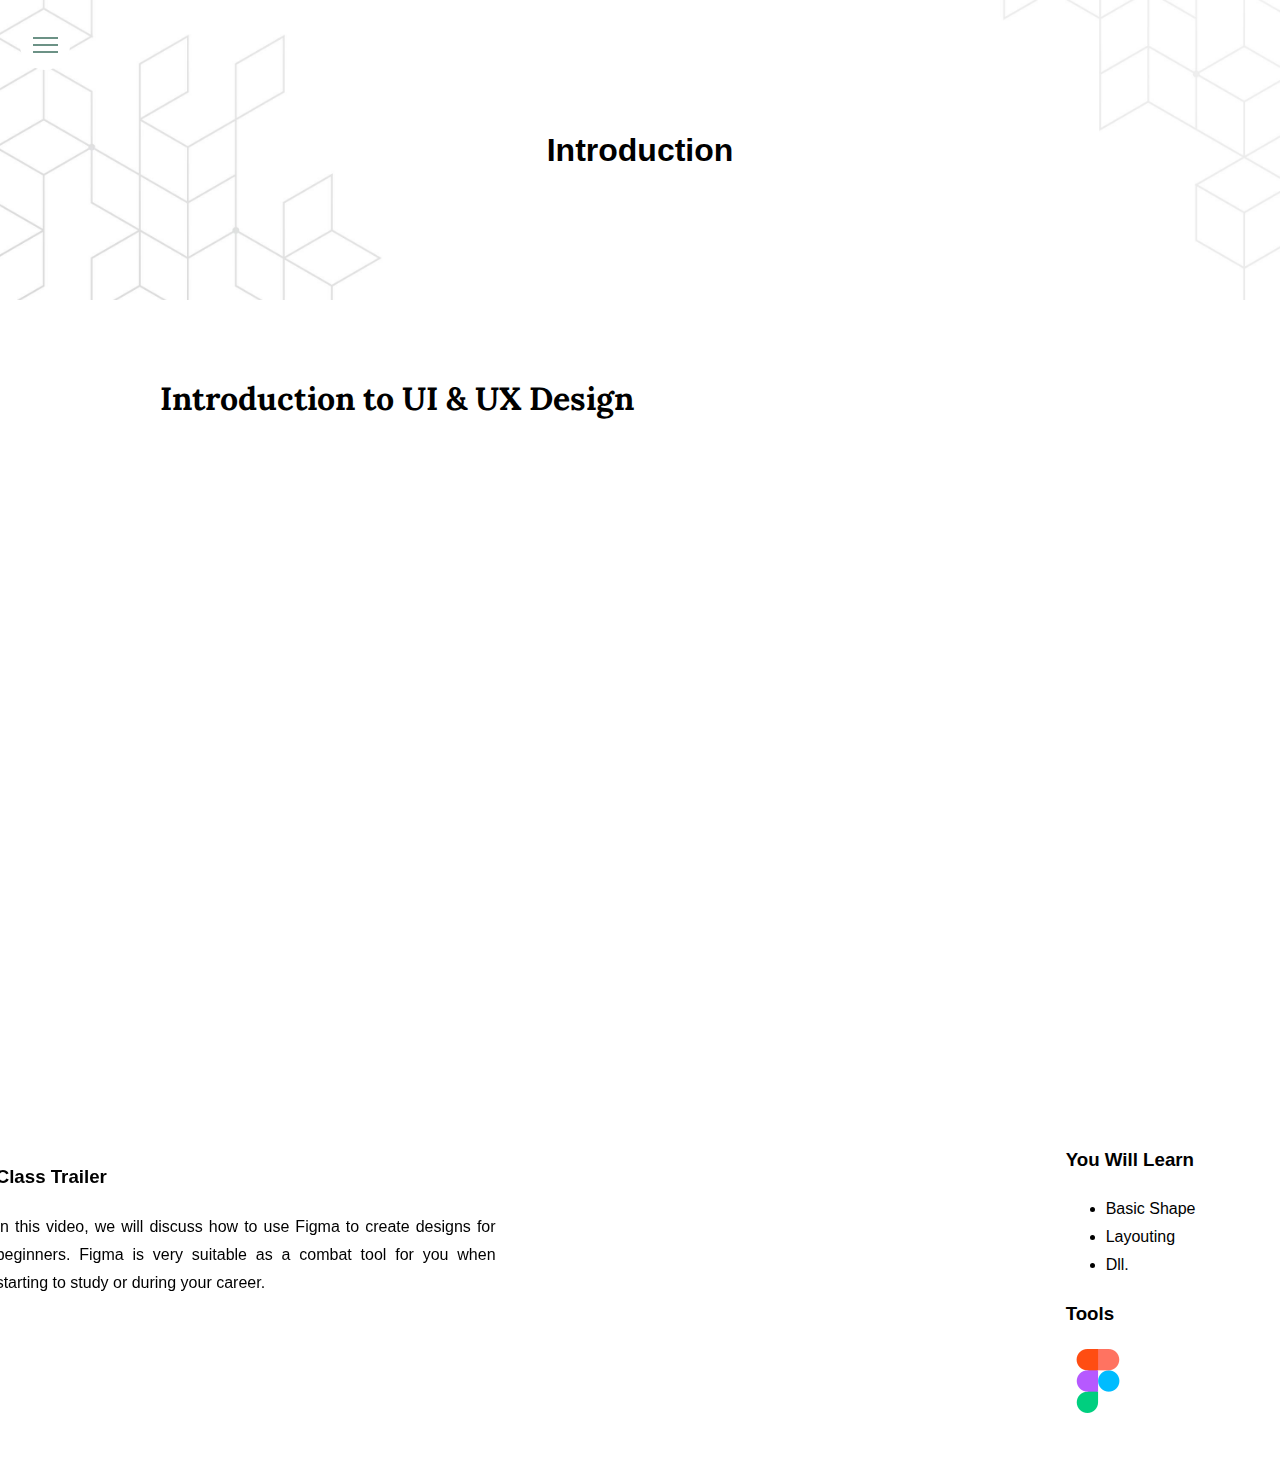
<file: index-class-free-introduction.html>
<!DOCTYPE html>
<html lang="en">
  <head>
    <meta charset="UTF-8" />
    <meta name="viewport" content="width=device-width, initial-scale=1.0" />
    <title>Class Free | SavoirFaire</title>
    <link rel="icon" type="image/png" sizes="32x32" href="favicon.ico" />
    <link
      href="https://cdn.jsdelivr.net/npm/bootstrap@5.3.2/dist/css/bootstrap.min.css"
      rel="stylesheet"
      integrity="sha384-T3c6CoIi6uLrA9TneNEoa7RxnatzjcDSCmG1MXxSR1GAsXEV/Dwwykc2MPK8M2HN"
      crossorigin="anonymous"
    />
    <link rel="stylesheet" href="css/style-class-free-introduction.css" />
  </head>
  <body>
    <input type="checkbox" id="menu" />
    <label for="menu" class="menu">
      <span></span>
      <span></span>
      <span></span>
    </label>

    <!-- Navbar -->
    <nav class="nav">
      <ul>
        <li class="li"><a href="index-homepage.html">Home</a></li>
        <li class="li"><a href="#">About</a></li>
        <li class="li"><a href="https://t.me/+oixYUSTwip8zYzll">Works</a></li>
        <li class="dropdown">
          <!--Dropdown dari Introduction-->
          <a
            class="nav-link dropdown-toggle"
            data-bs-toggle="collapse"
            aria-expanded="false"
            aria-controls="collapseExample"
            href="#collapseGoverment"
            >Introduction</a
          >
          <div class="collapse" id="collapseGoverment">
            <ul class="card card-body dropdown-menu pt-0 pb-1">
              <li>
                <a href="#" onclick="selectRadio('pertama')"
                  ><input type="radio" name="list" id="pertama" />Figma untuk Mendesain UI</a
                >
              </li>
              <li>
                <a href="#" onclick="selectRadio('kedua')"
                  ><input type="radio" name="list" id="kedua" />Lorem, ipsum
                  dolor.</a
                >
              </li>
              <li>
                <a href="#" onclick="selectRadio('ketiga')"
                  ><input type="radio" name="list" id="ketiga" />Lorem, ipsum
                  dolor.</a
                >
              </li>
              <li>
                <a href="#" onclick="selectRadio('keempat')"
                  ><input type="radio" name="list" id="keempat" />Lorem, ipsum
                  dolor.</a
                >
              </li>
              <li>
                <a href="#" onclick="selectRadio('kelima')"
                  ><input type="radio" name="list" id="kelima" />Lorem, ipsum
                  dolor.</a
                >
              </li>
              <li>
                <a href="#" onclick="selectRadio('keenam')"
                  ><input type="radio" name="list" id="keenam" />Lorem, ipsum
                  dolor.</a
                >
              </li>
              <li>
                <a href="#" onclick="selectRadio('ketujuh')"
                  ><input type="radio" name="list" id="ketujuh" />Lorem, ipsum
                  dolor.</a
                >
              </li>
              <li>
                <a href="#" onclick="selectRadio('kedelapan')"
                  ><input type="radio" name="list" id="kedelapan" />Lorem, ipsum
                  dolor.</a
                >
              </li>
              <li>
                <a href="#" onclick="selectRadio('kesembilan')"
                  ><input type="radio" name="list" id="kesembilan" />Lorem,
                  ipsum dolor.</a
                >
              </li>
              <li>
                <a href="#" onclick="selectRadio('kesepuluh')"
                  ><input type="radio" name="list" id="kesepuluh" />Lorem, ipsum
                  dolor.</a
                >
              </li>
            </ul>
          </div>
        </li>
      </ul>
    </nav>

    <main>
      <header>
        <h1><b>Introduction</b></h1>
      </header>
      <section>
        <div class="container heading-introduction">
          <h1>Introduction to UI & UX Design</h1>
        </div>
        <div class="img">
          <iframe
            src="https://www.youtube.com/embed/EcvvG4dpK94?si=svLBanBw21SEmhgV"
            title="YouTube video player"
            frameborder="0"
            allow="accelerometer; autoplay; clipboard-write; encrypted-media; gyroscope; picture-in-picture; web-share"
            allowfullscreen
          ></iframe>
        </div>
        <div class="page-things-learned">
          <div class="content-things-learned">
            <div class="content-things-learned-description">
              <h3>Class Trailer</h3>
              <p>
                In this video, we will discuss how to use Figma to create designs for beginners. Figma is very suitable as a combat tool for you when starting to study or during your career.
              </p>
            </div>
            <div class="content-things-learned-list-materi">
              <h3>You Will Learn</h3>
              <ul>
                <li>Basic Shape</li>
                <li>Layouting</li>
                <li>Dll.</li>
              </ul>
              <div class="content-things-learned-tools">
                <h3>Tools</h3>
                <img src="asset/figma.png" alt="">
              </div>
            </div>
          </div>
        </div>
    </main>
    <script
      src="https://cdn.jsdelivr.net/npm/@popperjs/core@2.11.8/dist/umd/popper.min.js"
      integrity="sha384-I7E8VVD/ismYTF4hNIPjVp/Zjvgyol6VFvRkX/vR+Vc4jQkC+hVqc2pM8ODewa9r"
      crossorigin="anonymous"
    ></script>
    <script
      src="https://cdn.jsdelivr.net/npm/bootstrap@5.3.2/dist/js/bootstrap.min.js"
      integrity="sha384-BBtl+eGJRgqQAUMxJ7pMwbEyER4l1g+O15P+16Ep7Q9Q+zqX6gSbd85u4mG4QzX+"
      crossorigin="anonymous"
    ></script>
    <script src="js/class-free-introduction.js"></script>
  </body>
</html>
</file>
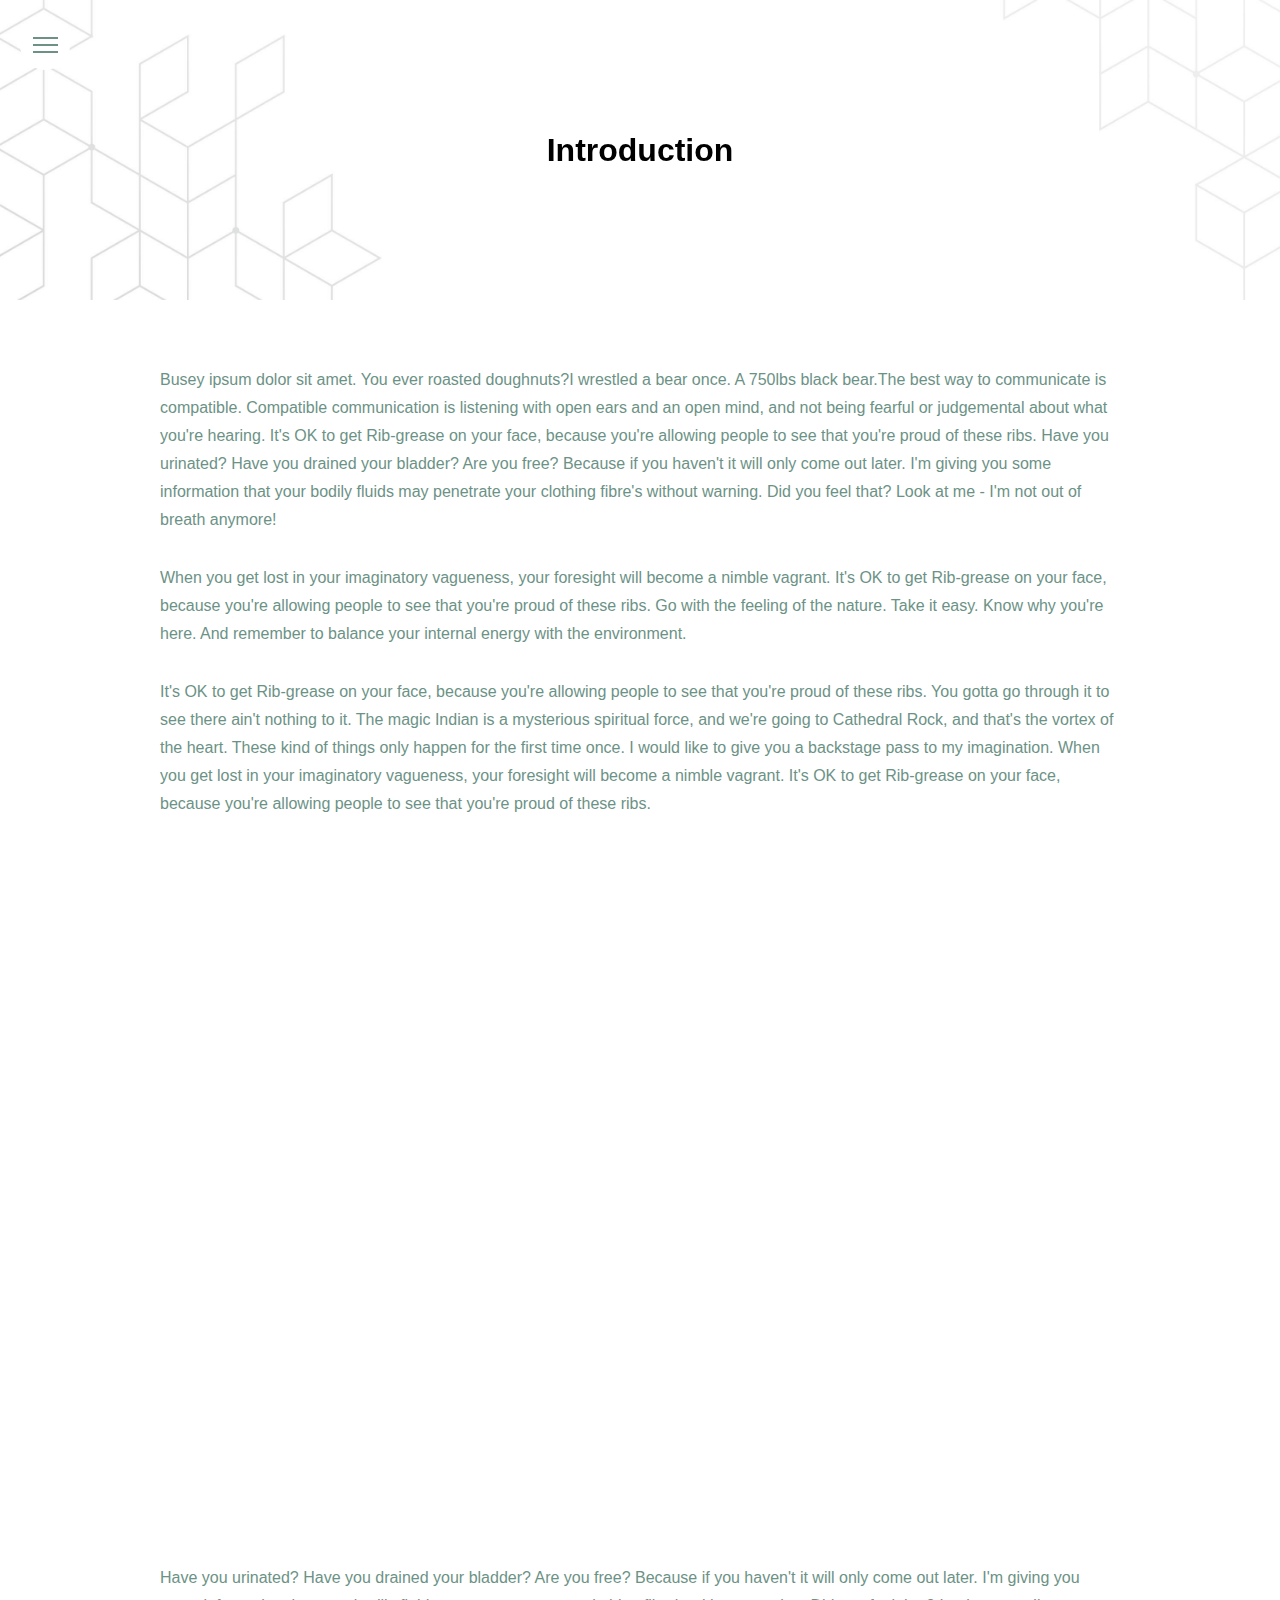
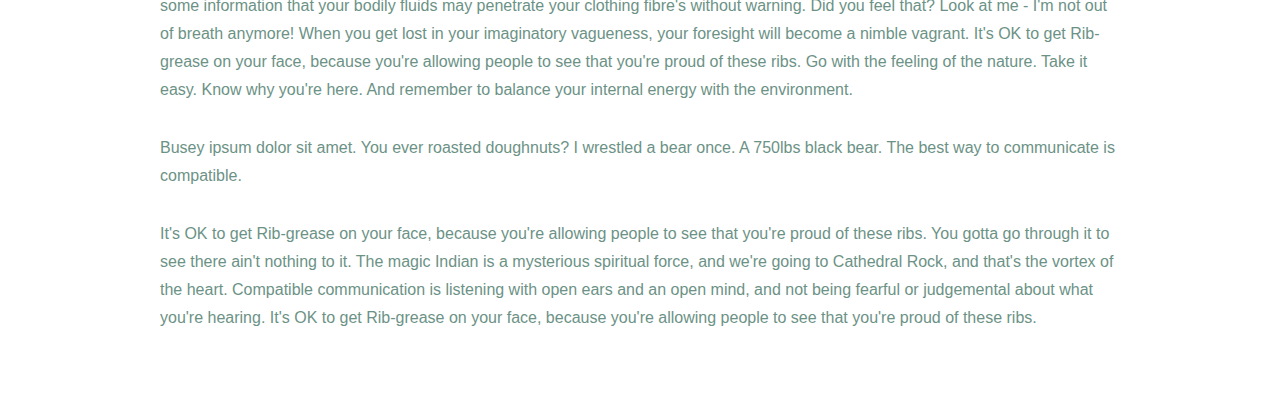
<file: index-class-free.html>
<!DOCTYPE html>
<html lang="en">
  <head>
    <meta charset="UTF-8" />
    <meta name="viewport" content="width=device-width, initial-scale=1.0" />
    <title>Class Free | SavoirFaire</title>
    <link rel="icon" type="image/png" sizes="32x32" href="favicon.ico" />
    <link
      href="https://cdn.jsdelivr.net/npm/bootstrap@5.3.2/dist/css/bootstrap.min.css"
      rel="stylesheet"
      integrity="sha384-T3c6CoIi6uLrA9TneNEoa7RxnatzjcDSCmG1MXxSR1GAsXEV/Dwwykc2MPK8M2HN"
      crossorigin="anonymous"
    />
    <link rel="stylesheet" href="css/style-class-free.css" />
  </head>
  <body>
    <input type="checkbox" id="menu" />
    <label for="menu" class="menu">
      <span></span>
      <span></span>
      <span></span>
    </label>

    <!-- Navbar -->
    <nav class="nav">
      <ul>
        <li class="li"><a href="index-homepage.html">Home</a></li>
        <li class="li"><a href="#">About</a></li>
        <li class="li"><a href="#">Works</a></li>
        <li class="dropdown">
          <!--Dropdown dari Sistem Pemerintahan-->
          <a
            class="nav-link dropdown-toggle"
            data-bs-toggle="collapse"
            aria-expanded="false"
            aria-controls="collapseExample"
            href="#collapseGoverment"
            >Introduction</a
          >
          <div class="collapse" id="collapseGoverment">
            <ul class="card card-body dropdown-menu pt-0 pb-1">
              <li>
                <a href="#" onclick="selectRadio('pertama')"
                  ><input type="radio" name="list" id="pertama" />Lorem, ipsum
                  dolor.</a
                >
              </li>
              <li>
                <a href="#" onclick="selectRadio('kedua')"
                  ><input type="radio" name="list" id="kedua" />Lorem, ipsum
                  dolor.</a
                >
              </li>
              <li>
                <a href="#" onclick="selectRadio('ketiga')"
                  ><input type="radio" name="list" id="ketiga" />Lorem, ipsum
                  dolor.</a
                >
              </li>
              <li>
                <a href="#" onclick="selectRadio('keempat')"
                  ><input type="radio" name="list" id="keempat" />Lorem, ipsum
                  dolor.</a
                >
              </li>
              <li>
                <a href="#" onclick="selectRadio('kelima')"
                  ><input type="radio" name="list" id="kelima" />Lorem, ipsum
                  dolor.</a
                >
              </li>
              <li>
                <a href="#" onclick="selectRadio('keenam')"
                  ><input type="radio" name="list" id="keenam" />Lorem, ipsum
                  dolor.</a
                >
              </li>
              <li>
                <a href="#" onclick="selectRadio('ketujuh')"
                  ><input type="radio" name="list" id="ketujuh" />Lorem, ipsum
                  dolor.</a
                >
              </li>
              <li>
                <a href="#" onclick="selectRadio('kedelapan')"
                  ><input type="radio" name="list" id="kedelapan" />Lorem, ipsum
                  dolor.</a
                >
              </li>
              <li>
                <a href="#" onclick="selectRadio('kesembilan')"
                  ><input type="radio" name="list" id="kesembilan" />Lorem,
                  ipsum dolor.</a
                >
              </li>
              <li>
                <a href="#" onclick="selectRadio('kesepuluh')"
                  ><input type="radio" name="list" id="kesepuluh" />Lorem, ipsum
                  dolor.</a
                >
              </li>
            </ul>
          </div>
        </li>
      </ul>
    </nav>

    <main>
      <header>
        <h1>Introduction</h1>
      </header>
      <section>
        <div class="container">
          <p>
            Busey ipsum dolor sit amet. You ever roasted doughnuts?I wrestled a
            bear once. A 750lbs black bear.The best way to communicate is
            compatible. Compatible communication is listening with open ears and
            an open mind, and not being fearful or judgemental about what you're
            hearing. It's OK to get Rib-grease on your face, because you're
            allowing people to see that you're proud of these ribs. Have you
            urinated? Have you drained your bladder? Are you free? Because if
            you haven't it will only come out later. I'm giving you some
            information that your bodily fluids may penetrate your clothing
            fibre's without warning. Did you feel that? Look at me - I'm not out
            of breath anymore!
          </p>

          <p>
            When you get lost in your imaginatory vagueness, your foresight will
            become a nimble vagrant. It's OK to get Rib-grease on your face,
            because you're allowing people to see that you're proud of these
            ribs. Go with the feeling of the nature. Take it easy. Know why
            you're here. And remember to balance your internal energy with the
            environment.
          </p>

          <p>
            It's OK to get Rib-grease on your face, because you're allowing
            people to see that you're proud of these ribs. You gotta go through
            it to see there ain't nothing to it. The magic Indian is a
            mysterious spiritual force, and we're going to Cathedral Rock, and
            that's the vortex of the heart. These kind of things only happen for
            the first time once. I would like to give you a backstage pass to my
            imagination. When you get lost in your imaginatory vagueness, your
            foresight will become a nimble vagrant. It's OK to get Rib-grease on
            your face, because you're allowing people to see that you're proud
            of these ribs.
          </p>
        </div>
      </section>
      <div class="img">
        <iframe
          src="https://www.youtube.com/embed/NLGM2wKSx_s?si=zIzUpVk57wc-PlDC"
          title="YouTube video player"
          frameborder="0"
          allow="accelerometer; autoplay; clipboard-write; encrypted-media; gyroscope; picture-in-picture; web-share"
          allowfullscreen
        ></iframe>
      </div>
      <section>
        <div class="container">
          <p>
            Have you urinated? Have you drained your bladder? Are you free?
            Because if you haven't it will only come out later. I'm giving you
            some information that your bodily fluids may penetrate your clothing
            fibre's without warning. Did you feel that? Look at me - I'm not out
            of breath anymore! When you get lost in your imaginatory vagueness,
            your foresight will become a nimble vagrant. It's OK to get
            Rib-grease on your face, because you're allowing people to see that
            you're proud of these ribs. Go with the feeling of the nature. Take
            it easy. Know why you're here. And remember to balance your internal
            energy with the environment.
          </p>

          <p>
            Busey ipsum dolor sit amet. You ever roasted doughnuts? I wrestled a
            bear once. A 750lbs black bear. The best way to communicate is
            compatible.
          </p>

          <p>
            It's OK to get Rib-grease on your face, because you're allowing
            people to see that you're proud of these ribs. You gotta go through
            it to see there ain't nothing to it. The magic Indian is a
            mysterious spiritual force, and we're going to Cathedral Rock, and
            that's the vortex of the heart. Compatible communication is
            listening with open ears and an open mind, and not being fearful or
            judgemental about what you're hearing. It's OK to get Rib-grease on
            your face, because you're allowing people to see that you're proud
            of these ribs.
          </p>
        </div>
      </section>
    </main>
    <script
      src="https://cdn.jsdelivr.net/npm/@popperjs/core@2.11.8/dist/umd/popper.min.js"
      integrity="sha384-I7E8VVD/ismYTF4hNIPjVp/Zjvgyol6VFvRkX/vR+Vc4jQkC+hVqc2pM8ODewa9r"
      crossorigin="anonymous"
    ></script>
    <script
      src="https://cdn.jsdelivr.net/npm/bootstrap@5.3.2/dist/js/bootstrap.min.js"
      integrity="sha384-BBtl+eGJRgqQAUMxJ7pMwbEyER4l1g+O15P+16Ep7Q9Q+zqX6gSbd85u4mG4QzX+"
      crossorigin="anonymous"
    ></script>
    <script src="js/class-free-introduction.js"></script>
  </body>
</html>
</file>
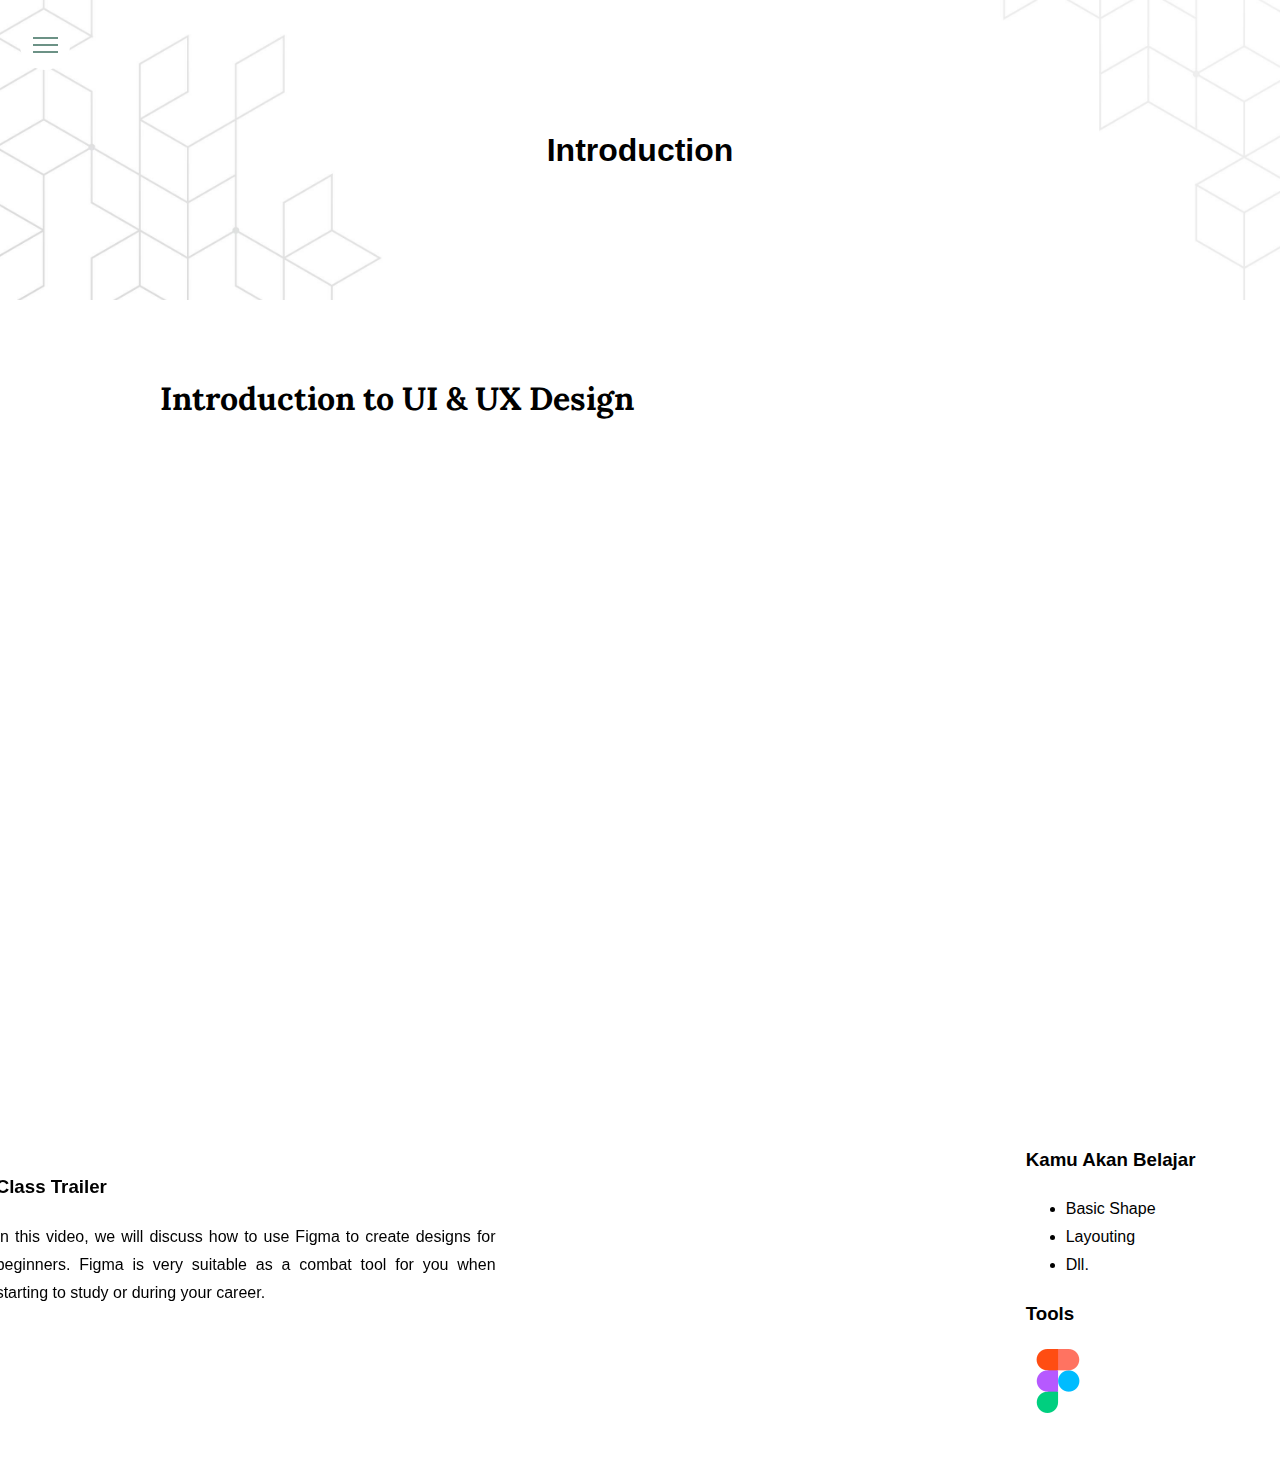
<file: index-class-premium-introduction.html>
<!DOCTYPE html>
<html lang="en">
  <head>
    <meta charset="UTF-8" />
    <meta name="viewport" content="width=device-width, initial-scale=1.0" />
    <title>Class Premium | SavoirFaire</title>
    <link rel="icon" type="image/png" sizes="32x32" href="favicon.ico" />
    <link
      href="https://cdn.jsdelivr.net/npm/bootstrap@5.3.2/dist/css/bootstrap.min.css"
      rel="stylesheet"
      integrity="sha384-T3c6CoIi6uLrA9TneNEoa7RxnatzjcDSCmG1MXxSR1GAsXEV/Dwwykc2MPK8M2HN"
      crossorigin="anonymous"
    />
    <link rel="stylesheet" href="css/style-class-premium-introduction.css" />
  </head>
  <body>
    <input type="checkbox" id="menu" />
    <label for="menu" class="menu">
      <span></span>
      <span></span>
      <span></span>
    </label>

    <!-- Navbar -->
    <nav class="nav">
      <ul>
        <li class="li"><a href="index-homepage.html">Home</a></li>
        <li class="li"><a href="#">About</a></li>
        <li class="li"><a href="https://t.me/+oixYUSTwip8zYzll">Works</a></li>
        <li class="dropdown">
          <!--Dropdown dari Introduction-->
          <a
            class="nav-link dropdown-toggle"
            data-bs-toggle="collapse"
            aria-expanded="false"
            aria-controls="collapseExample"
            href="#collapseGoverment"
            >Introduction</a
          >
          <div class="collapse" id="collapseGoverment">
            <ul class="card card-body dropdown-menu pt-0 pb-1">
              <li>
                <a href="#" onclick="selectRadio('pertama')"
                  ><input type="radio" name="list" id="pertama" />Figma untuk Mendesain UI</a
                >
              </li>
              <li>
                <a href="#" onclick="selectRadio('kedua')"
                  ><input type="radio" name="list" id="kedua" />Lorem, ipsum
                  dolor.</a
                >
              </li>
              <li>
                <a href="#" onclick="selectRadio('ketiga')"
                  ><input type="radio" name="list" id="ketiga" />Lorem, ipsum
                  dolor.</a
                >
              </li>
              <li>
                <a href="#" onclick="selectRadio('keempat')"
                  ><input type="radio" name="list" id="keempat" />Lorem, ipsum
                  dolor.</a
                >
              </li>
              <li>
                <a href="#" onclick="selectRadio('kelima')"
                  ><input type="radio" name="list" id="kelima" />Lorem, ipsum
                  dolor.</a
                >
              </li>
              <li>
                <a href="#" onclick="selectRadio('keenam')"
                  ><input type="radio" name="list" id="keenam" />Lorem, ipsum
                  dolor.</a
                >
              </li>
              <li>
                <a href="#" onclick="selectRadio('ketujuh')"
                  ><input type="radio" name="list" id="ketujuh" />Lorem, ipsum
                  dolor.</a
                >
              </li>
              <li>
                <a href="#" onclick="selectRadio('kedelapan')"
                  ><input type="radio" name="list" id="kedelapan" />Lorem, ipsum
                  dolor.</a
                >
              </li>
              <li>
                <a href="#" onclick="selectRadio('kesembilan')"
                  ><input type="radio" name="list" id="kesembilan" />Lorem,
                  ipsum dolor.</a
                >
              </li>
              <li>
                <a href="#" onclick="selectRadio('kesepuluh')"
                  ><input type="radio" name="list" id="kesepuluh" />Lorem, ipsum
                  dolor.</a
                >
              </li>
            </ul>
          </div>
        </li>
      </ul>
    </nav>

    <main>
      <header>
        <h1><b>Introduction</b></h1>
      </header>
      <section>
        <div class="container heading-introduction">
          <h1>Introduction to UI & UX Design</h1>
        </div>
        <div class="img">
          <iframe
            src="https://www.youtube.com/embed/PBJjR3xsRFk?si=7SeTzgM644ayA6Xt"
            title="YouTube video player"
            frameborder="0"
            allow="accelerometer; autoplay; clipboard-write; encrypted-media; gyroscope; picture-in-picture; web-share"
            allowfullscreen
          ></iframe>
        </div>
        <div class="page-things-learned">
          <div class="content-things-learned">
            <div class="content-things-learned-description">
              <h3>Class Trailer</h3>
              <p>
                In this video, we will discuss how to use Figma to create designs for beginners. Figma is very suitable as a combat tool for you when starting to study or during your career.
              </p>
            </div>
            <div class="content-things-learned-list-materi">
              <h3>Kamu Akan Belajar</h3>
              <ul>
                <li>Basic Shape</li>
                <li>Layouting</li>
                <li>Dll.</li>
              </ul>
              <div class="content-things-learned-tools">
                <h3>Tools</h3>
                <img src="asset/figma.png" alt="">
              </div>
            </div>
          </div>
        </div>
    </main>
    <script
      src="https://cdn.jsdelivr.net/npm/@popperjs/core@2.11.8/dist/umd/popper.min.js"
      integrity="sha384-I7E8VVD/ismYTF4hNIPjVp/Zjvgyol6VFvRkX/vR+Vc4jQkC+hVqc2pM8ODewa9r"
      crossorigin="anonymous"
    ></script>
    <script
      src="https://cdn.jsdelivr.net/npm/bootstrap@5.3.2/dist/js/bootstrap.min.js"
      integrity="sha384-BBtl+eGJRgqQAUMxJ7pMwbEyER4l1g+O15P+16Ep7Q9Q+zqX6gSbd85u4mG4QzX+"
      crossorigin="anonymous"
    ></script>
    <script src="js/class-free-introduction.js"></script>
  </body>
</html>
</file>
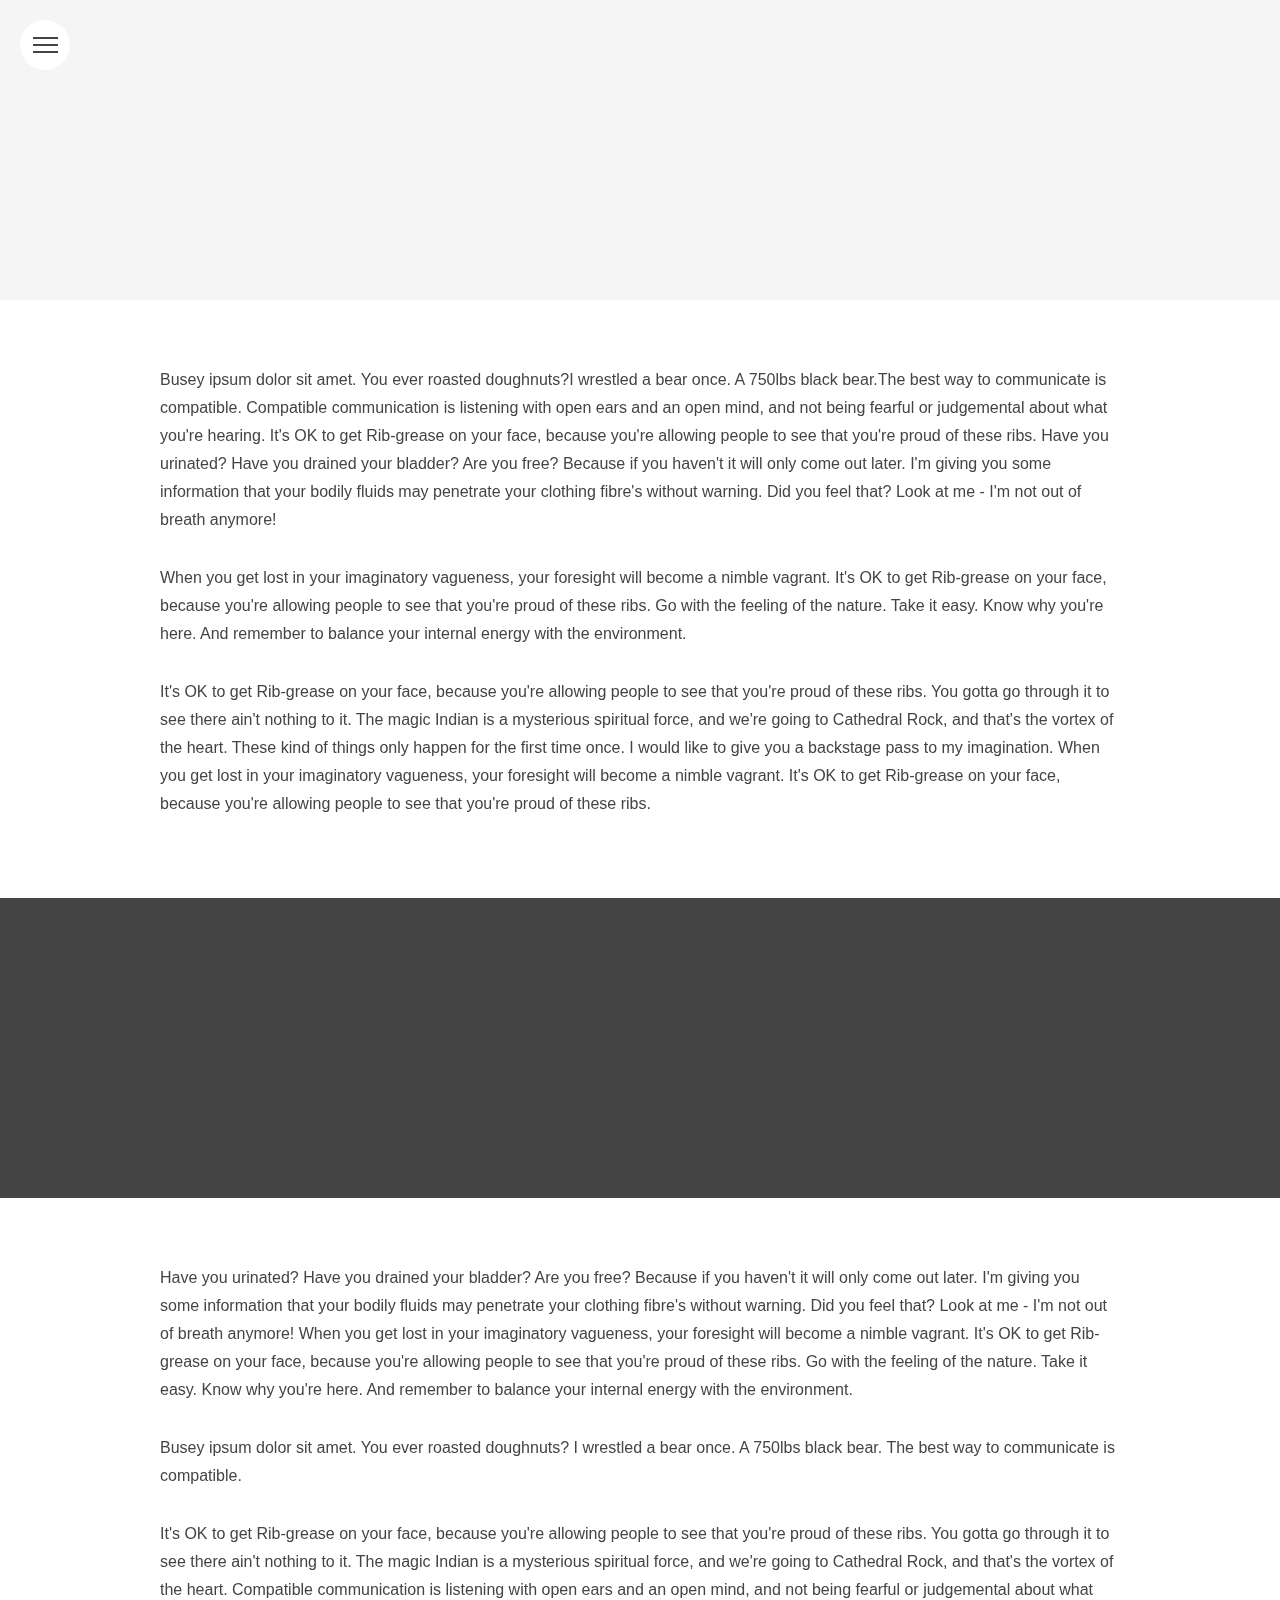
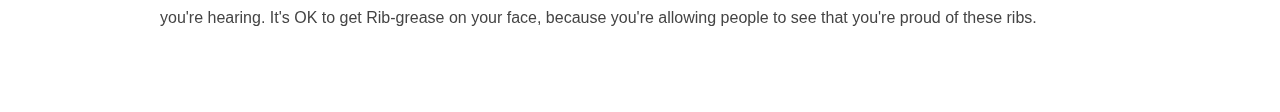
<file: index-class.html>
<!DOCTYPE html>
<html lang="en">
  <head>
    <meta charset="UTF-8" />
    <meta name="viewport" content="width=device-width, initial-scale=1.0" />
    <title>Document</title>
    <link rel="stylesheet" href="css/index-class.css" />
  </head>
  <body>
    <input type="checkbox" id="menu" />
    <label for="menu" class="menu">
      <span></span>
      <span></span>
      <span></span>
    </label>

    <!-- Navbar -->
    <nav class="nav">
      <ul>
        <li><a href="#">Home</a></li>
        <li><a href="#">About</a></li>
        <li><a href="#">Works</a></li>
        <li><a href="#">Contact</a></li>
      </ul>
    </nav>

    <main>
      <header>
        <h1><i class="fa fa-picture-o" aria-hidden="true"></i></h1>
      </header>
      <section>
        <div class="container">
          <p>
            Busey ipsum dolor sit amet. You ever roasted doughnuts?I wrestled a
            bear once. A 750lbs black bear.The best way to communicate is
            compatible. Compatible communication is listening with open ears and
            an open mind, and not being fearful or judgemental about what you're
            hearing. It's OK to get Rib-grease on your face, because you're
            allowing people to see that you're proud of these ribs. Have you
            urinated? Have you drained your bladder? Are you free? Because if
            you haven't it will only come out later. I'm giving you some
            information that your bodily fluids may penetrate your clothing
            fibre's without warning. Did you feel that? Look at me - I'm not out
            of breath anymore!
          </p>

          <p>
            When you get lost in your imaginatory vagueness, your foresight will
            become a nimble vagrant. It's OK to get Rib-grease on your face,
            because you're allowing people to see that you're proud of these
            ribs. Go with the feeling of the nature. Take it easy. Know why
            you're here. And remember to balance your internal energy with the
            environment.
          </p>

          <p>
            It's OK to get Rib-grease on your face, because you're allowing
            people to see that you're proud of these ribs. You gotta go through
            it to see there ain't nothing to it. The magic Indian is a
            mysterious spiritual force, and we're going to Cathedral Rock, and
            that's the vortex of the heart. These kind of things only happen for
            the first time once. I would like to give you a backstage pass to my
            imagination. When you get lost in your imaginatory vagueness, your
            foresight will become a nimble vagrant. It's OK to get Rib-grease on
            your face, because you're allowing people to see that you're proud
            of these ribs.
          </p>
        </div>
      </section>
      <div class="img">
        <h1><i class="fa fa-picture-o" aria-hidden="true"></i></h1>
      </div>
      <section>
        <div class="container">
          <p>
            Have you urinated? Have you drained your bladder? Are you free?
            Because if you haven't it will only come out later. I'm giving you
            some information that your bodily fluids may penetrate your clothing
            fibre's without warning. Did you feel that? Look at me - I'm not out
            of breath anymore! When you get lost in your imaginatory vagueness,
            your foresight will become a nimble vagrant. It's OK to get
            Rib-grease on your face, because you're allowing people to see that
            you're proud of these ribs. Go with the feeling of the nature. Take
            it easy. Know why you're here. And remember to balance your internal
            energy with the environment.
          </p>

          <p>
            Busey ipsum dolor sit amet. You ever roasted doughnuts? I wrestled a
            bear once. A 750lbs black bear. The best way to communicate is
            compatible.
          </p>

          <p>
            It's OK to get Rib-grease on your face, because you're allowing
            people to see that you're proud of these ribs. You gotta go through
            it to see there ain't nothing to it. The magic Indian is a
            mysterious spiritual force, and we're going to Cathedral Rock, and
            that's the vortex of the heart. Compatible communication is
            listening with open ears and an open mind, and not being fearful or
            judgemental about what you're hearing. It's OK to get Rib-grease on
            your face, because you're allowing people to see that you're proud
            of these ribs.
          </p>
        </div>
      </section>
    </main>
  </body>
</html>
</file>
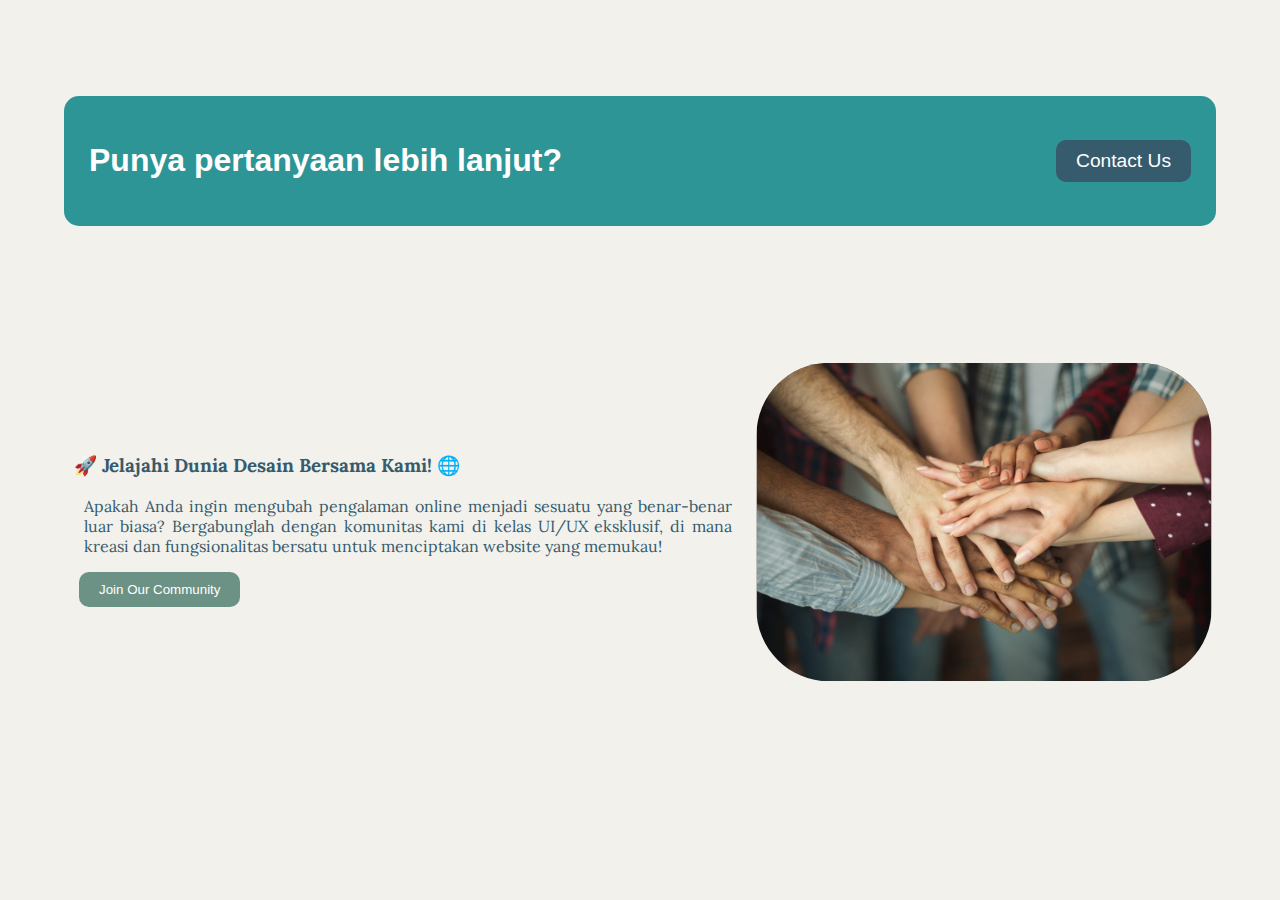
<file: index-community.html>
<!DOCTYPE html>
<html lang="en">
  <head>
    <meta charset="UTF-8" />
    <meta name="viewport" content="width=device-width, initial-scale=1.0" />
    <title>Community | SavoirFaire</title>
    <link rel="icon" type="image/png" sizes="32x32" href="favicon.ico" />
    <link
      rel="stylesheet"
      href="https://cdn.jsdelivr.net/npm/bootstrap-icons@1.5.0/font/bootstrap-icons.css"
    />
    <link
      href="https://cdn.jsdelivr.net/npm/bootstrap@5.3.2/dist/css/bootstrap.min.css"
      rel="stylesheet"
      integrity="sha384-T3c6CoIi6uLrA9TneNEoa7RxnatzjcDSCmG1MXxSR1GAsXEV/Dwwykc2MPK8M2HN"
      crossorigin="anonymous"
    />
    <link rel="stylesheet" href="css/style-community.css" />
  </head>
  <body>
    <main>
      <section class="content-open">
        <div class="sub-content">
          <h1>Punya pertanyaan lebih lanjut?</h1>
          <a href="#"><button>Contact Us</button></a>
        </div>
      </section>
      <section class="content">
        <div class="content-description">
          <h3>🚀 Jelajahi Dunia Desain Bersama Kami! 🌐</h3>
          <p>
            Apakah Anda ingin mengubah pengalaman online menjadi sesuatu yang
            benar-benar luar biasa? Bergabunglah dengan komunitas kami di kelas
            UI/UX eksklusif, di mana kreasi dan fungsionalitas bersatu untuk
            menciptakan website yang memukau!
          </p>
          <a href="https://t.me/+aLb5CwZ_dzI5OWI1"
            ><button>Join Our Community</button></a
          >
        </div>
        <div class="content-image">
          <img src="asset/Percobaan.png" alt="" />
        </div>
      </section>
    </main>
    <script
      src="https://cdn.jsdelivr.net/npm/@popperjs/core@2.11.8/dist/umd/popper.min.js"
      integrity="sha384-I7E8VVD/ismYTF4hNIPjVp/Zjvgyol6VFvRkX/vR+Vc4jQkC+hVqc2pM8ODewa9r"
      crossorigin="anonymous"
    ></script>
    <script
      src="https://cdn.jsdelivr.net/npm/bootstrap@5.3.2/dist/js/bootstrap.min.js"
      integrity="sha384-BBtl+eGJRgqQAUMxJ7pMwbEyER4l1g+O15P+16Ep7Q9Q+zqX6gSbd85u4mG4QzX+"
      crossorigin="anonymous"
    ></script>
  </body>
</html>
</file>
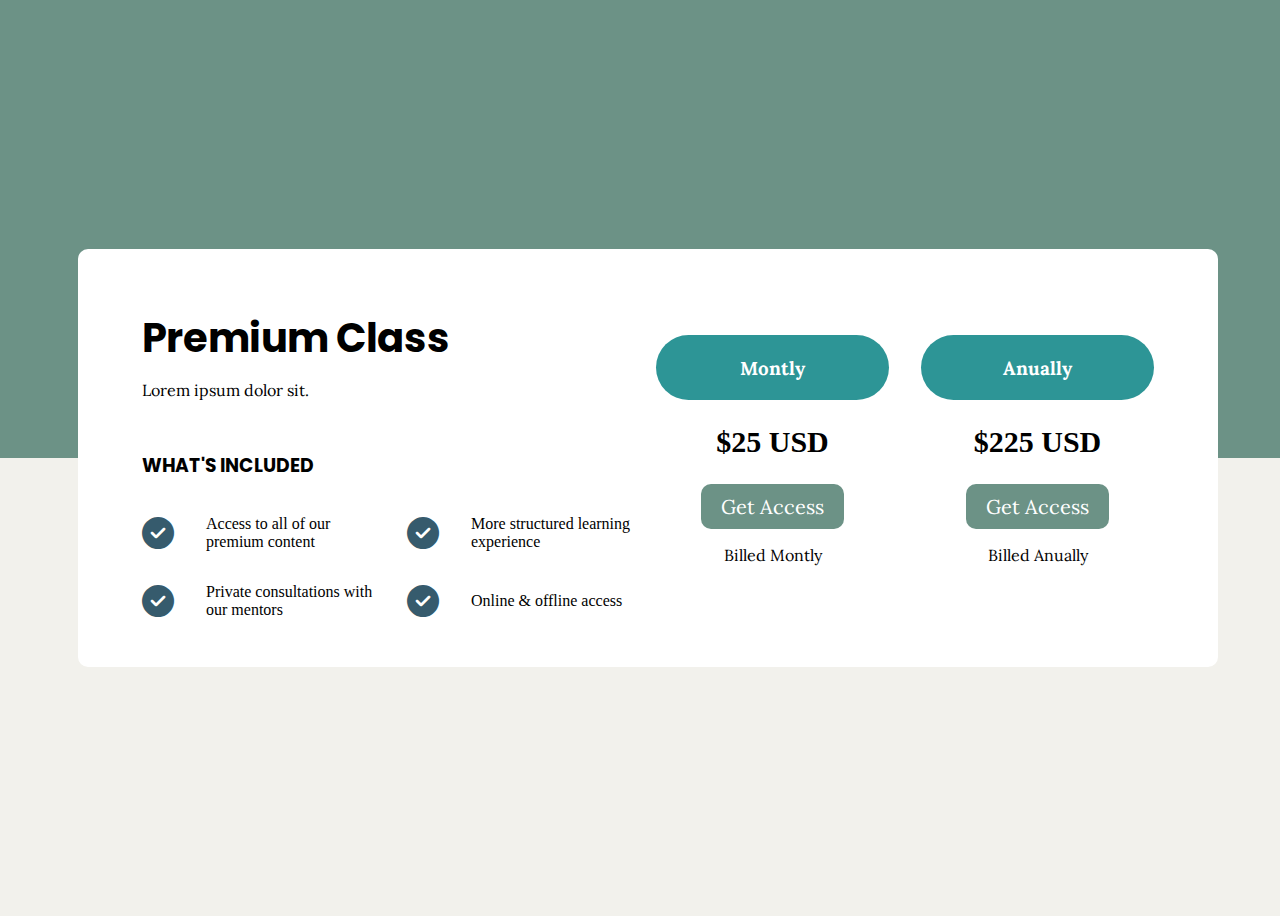
<file: index-course-class.html>
<!DOCTYPE html>
<html lang="en">
  <head>
    <meta charset="UTF-8" />
    <title>Premium Class | SavoirFaire</title>
    <link rel="icon" type="image/png" sizes="32x32" href="favicon.ico" />
    <link
      rel="stylesheet"
      type="text/css"
      href="asset/font-awesome/css/all.min.css"
    />
    <link rel="stylesheet" href="css/style-course-class.css" />
  </head>
  <body>
    <main>
      <section class="page-premium-class">
        <div class="premium-class">
          <div class="premium-class-content">
            <div class="content-judul">
              <h1>Premium Class</h1>
              <p>Lorem ipsum dolor sit.</p>
            </div>
            <div class="content-description-check">
              <h3>WHAT'S INCLUDED</h3>
              <div class="content-description-list">
                <div class="content-icon">
                  <i
                    class="fa fa-circle-check fa-2x"
                    style="color: #365b6d"
                  ></i>
                </div>
                <div class="content-description">
                  <p>Access to all of our premium content</p>
                </div>
                <div class="content-icon">
                  <i
                    class="fa fa-circle-check fa-2x"
                    style="color: #365b6d"
                  ></i>
                </div>
                <div class="content-description">
                  <p>More structured learning experience</p>
                </div>
              </div>
              <div class="content-description-list">
                <div class="content-icon">
                  <i
                    class="fa fa-circle-check fa-2x"
                    style="color: #365b6d"
                  ></i>
                </div>
                <div class="content-description">
                  <p>Private consultations with our mentors</p>
                </div>
                <div class="content-icon">
                  <i
                    class="fa fa-circle-check fa-2x"
                    style="color: #365b6d"
                  ></i>
                </div>
                <div class="content-description">
                  <p>Online & offline access</p>
                </div>
              </div>
            </div>
          </div>
        </div>
        <div class="price-premium-class">
          <div class="price-premium-class-content">
            <div class="price-class">
              <div class="heading-price-class">
                <h3>Montly</h3>
              </div>
              <h2>$25 USD</h2>
              <center>
                <a href="html/index-payment.html"
                  ><button>Get Access</button></a
                >
              </center>
              <p>Billed Montly</p>
            </div>
            <div class="price-class">
              <div class="heading-price-class">
                <h3>Anually</h3>
              </div>
              <h2>$225 USD</h2>
              <center>
                <a href="#"><button>Get Access</button></a>
              </center>
              <p>Billed Anually</p>
            </div>
          </div>
        </div>
      </section>
    </main>
    <script
      src="https://cdn.jsdelivr.net/npm/@popperjs/core@2.11.8/dist/umd/popper.min.js"
      integrity="sha384-I7E8VVD/ismYTF4hNIPjVp/Zjvgyol6VFvRkX/vR+Vc4jQkC+hVqc2pM8ODewa9r"
      crossorigin="anonymous"
    ></script>
    <script
      src="https://cdn.jsdelivr.net/npm/bootstrap@5.3.2/dist/js/bootstrap.min.js"
      integrity="sha384-BBtl+eGJRgqQAUMxJ7pMwbEyER4l1g+O15P+16Ep7Q9Q+zqX6gSbd85u4mG4QzX+"
      crossorigin="anonymous"
    ></script>
  </body>
</html>
</file>
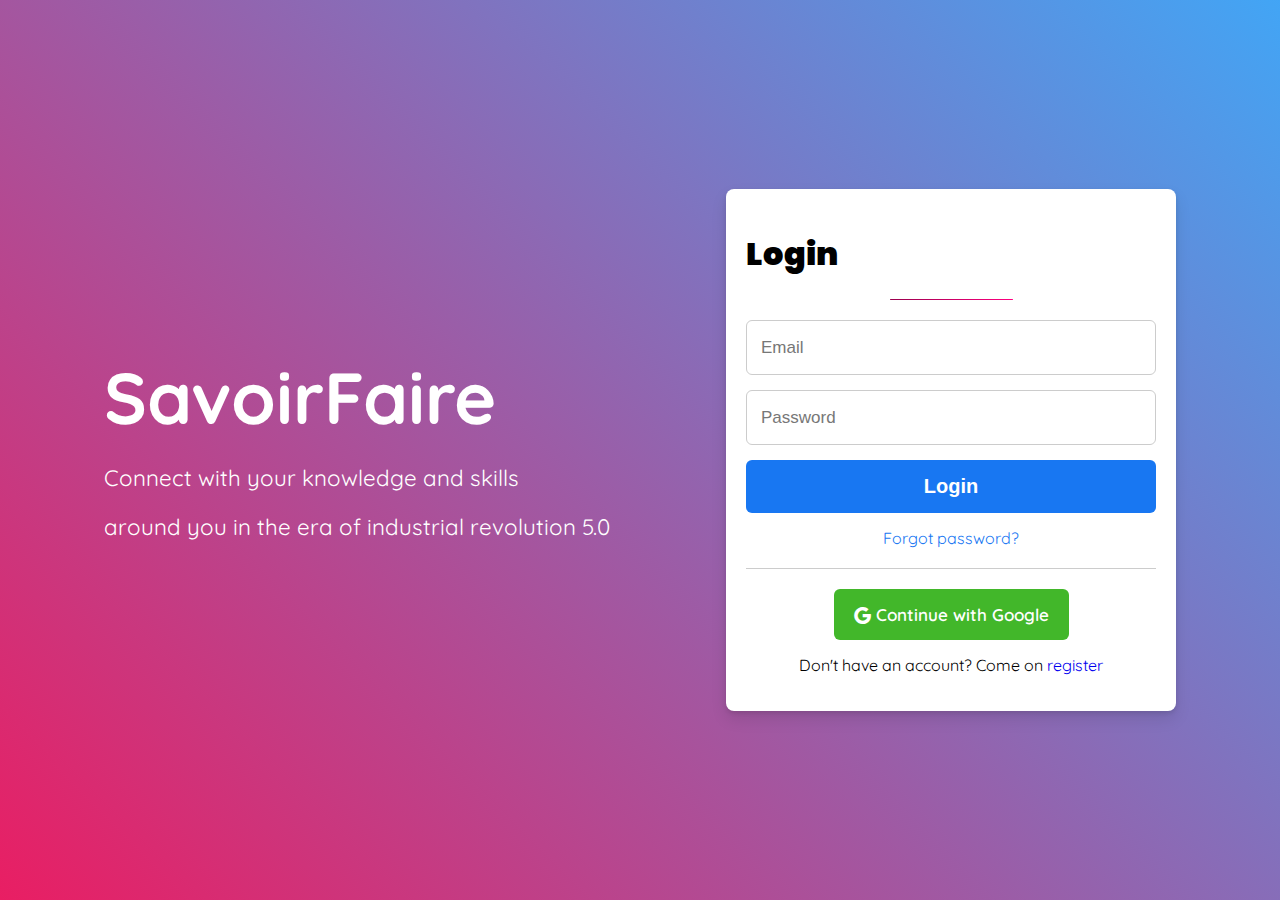
<file: index-form-login.html>
<!DOCTYPE html>
<html lang="en">
  <head>
    <meta charset="UTF-8" />
    <meta name="viewport" content="width=device-width, initial-scale=1.0" />
    <title>Sign In | SavoirFaire</title>
    <link rel="icon" type="image/png" sizes="32x32" href="favicon.ico" />
    <link rel="stylesheet" href="css/style-form-login.css" />
    <link
      rel="stylesheet"
      href="https://cdn.jsdelivr.net/npm/bootstrap-icons@1.5.0/font/bootstrap-icons.css"
    />
    <link
      href="https://cdn.jsdelivr.net/npm/bootstrap@5.3.2/dist/css/bootstrap.min.css"
      rel="stylesheet"
      integrity="sha384-T3c6CoIi6uLrA9TneNEoa7RxnatzjcDSCmG1MXxSR1GAsXEV/Dwwykc2MPK8M2HN"
      crossorigin="anonymous"
    />
  </head>
  <body>
    <main>
      <div class="content">
        <div class="content-description">
          <h1 class="title">SavoirFaire</h1>
          <p>Connect with your knowledge and skills</p>
          <p>around you in the era of industrial revolution 5.0</p>
        </div>
        <div class="content-form">
          <form action="">
            <h1><b>Login</b></h1>
            <hr
              class="border border-primary border-3 opacity-75 garis-line mt-3"
            />
            <input type="email" placeholder="Email" required />
            <input type="password" placeholder="Password" required />
            <div class="link">
              <button type="submit" class="login">Login</button>
              <a href="#" class="forgot">Forgot password?</a>
            </div>
            <hr />
            <div class="button">
              <a href="#">
                <i class="bi bi-google" style="color: #ffffff"></i>
                Continue with Google
              </a>
            </div>
            <p>
              Don't have an account? Come on
              <a href="index-form-register.html">register</a>
            </p>
          </form>
        </div>
      </div>
    </main>
    <script
      src="https://cdn.jsdelivr.net/npm/@popperjs/core@2.11.8/dist/umd/popper.min.js"
      integrity="sha384-I7E8VVD/ismYTF4hNIPjVp/Zjvgyol6VFvRkX/vR+Vc4jQkC+hVqc2pM8ODewa9r"
      crossorigin="anonymous"
    ></script>
    <script
      src="https://cdn.jsdelivr.net/npm/bootstrap@5.3.2/dist/js/bootstrap.min.js"
      integrity="sha384-BBtl+eGJRgqQAUMxJ7pMwbEyER4l1g+O15P+16Ep7Q9Q+zqX6gSbd85u4mG4QzX+"
      crossorigin="anonymous"
    ></script>
  </body>
</html>
</file>
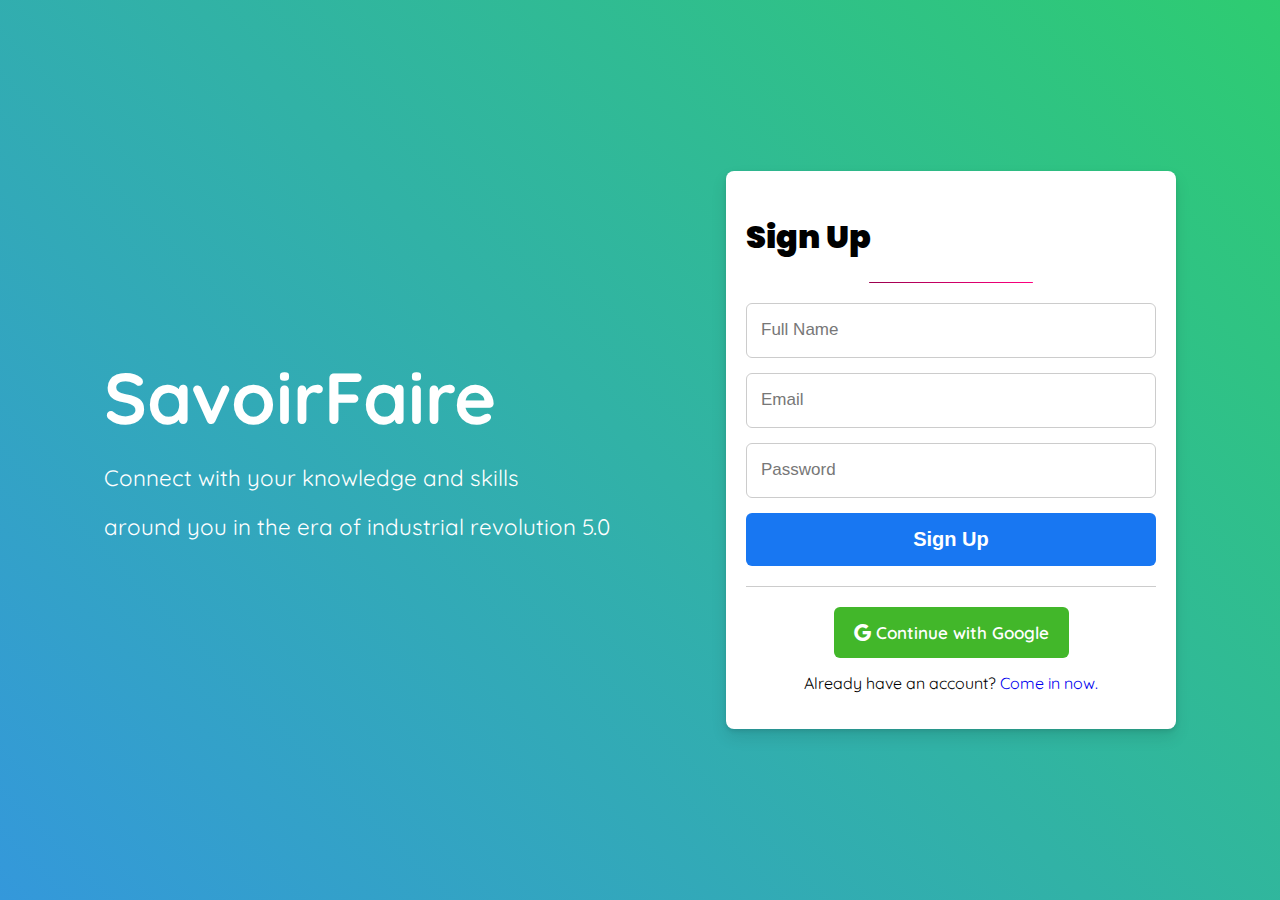
<file: index-form-register.html>
<!DOCTYPE html>
<html lang="en">
  <head>
    <meta charset="UTF-8" />
    <meta name="viewport" content="width=device-width, initial-scale=1.0" />
    <title>Sign Up | SavoirFaire</title>
    <link rel="icon" type="image/png" sizes="32x32" href="favicon.ico" />
    <link rel="stylesheet" href="css/style-form-register.css" />
    <link
      rel="stylesheet"
      href="https://cdn.jsdelivr.net/npm/bootstrap-icons@1.5.0/font/bootstrap-icons.css"
    />
    <link
      href="https://cdn.jsdelivr.net/npm/bootstrap@5.3.2/dist/css/bootstrap.min.css"
      rel="stylesheet"
      integrity="sha384-T3c6CoIi6uLrA9TneNEoa7RxnatzjcDSCmG1MXxSR1GAsXEV/Dwwykc2MPK8M2HN"
      crossorigin="anonymous"
    />
  </head>
  <body>
    <main>
      <div class="content">
        <div class="content-description">
          <h1 class="title">SavoirFaire</h1>
          <p>Connect with your knowledge and skills</p>
          <p>around you in the era of industrial revolution 5.0</p>
        </div>
        <div class="content-form">
          <form action="">
            <h1><b>Sign Up</b></h1>
            <hr
              class="border border-primary border-3 opacity-75 garis-line mt-3"
            />
            <input type="text" placeholder="Full Name" required />
            <input type="email" placeholder="Email" required />
            <input type="password" placeholder="Password" required />
            <div class="link">
              <button type="submit" class="login">Sign Up</button>
            </div>
            <hr />
            <div class="button">
              <a href="#">
                <i class="bi bi-google" style="color: #ffffff"></i>
                Continue with Google
              </a>
            </div>
            <p>
              Already have an account?
              <a href="html/index-form-login.html">Come in now.</a>
            </p>
          </form>
        </div>
      </div>
    </main>
    <script
      src="https://cdn.jsdelivr.net/npm/@popperjs/core@2.11.8/dist/umd/popper.min.js"
      integrity="sha384-I7E8VVD/ismYTF4hNIPjVp/Zjvgyol6VFvRkX/vR+Vc4jQkC+hVqc2pM8ODewa9r"
      crossorigin="anonymous"
    ></script>
    <script
      src="https://cdn.jsdelivr.net/npm/bootstrap@5.3.2/dist/js/bootstrap.min.js"
      integrity="sha384-BBtl+eGJRgqQAUMxJ7pMwbEyER4l1g+O15P+16Ep7Q9Q+zqX6gSbd85u4mG4QzX+"
      crossorigin="anonymous"
    ></script>
  </body>
</html>
</file>
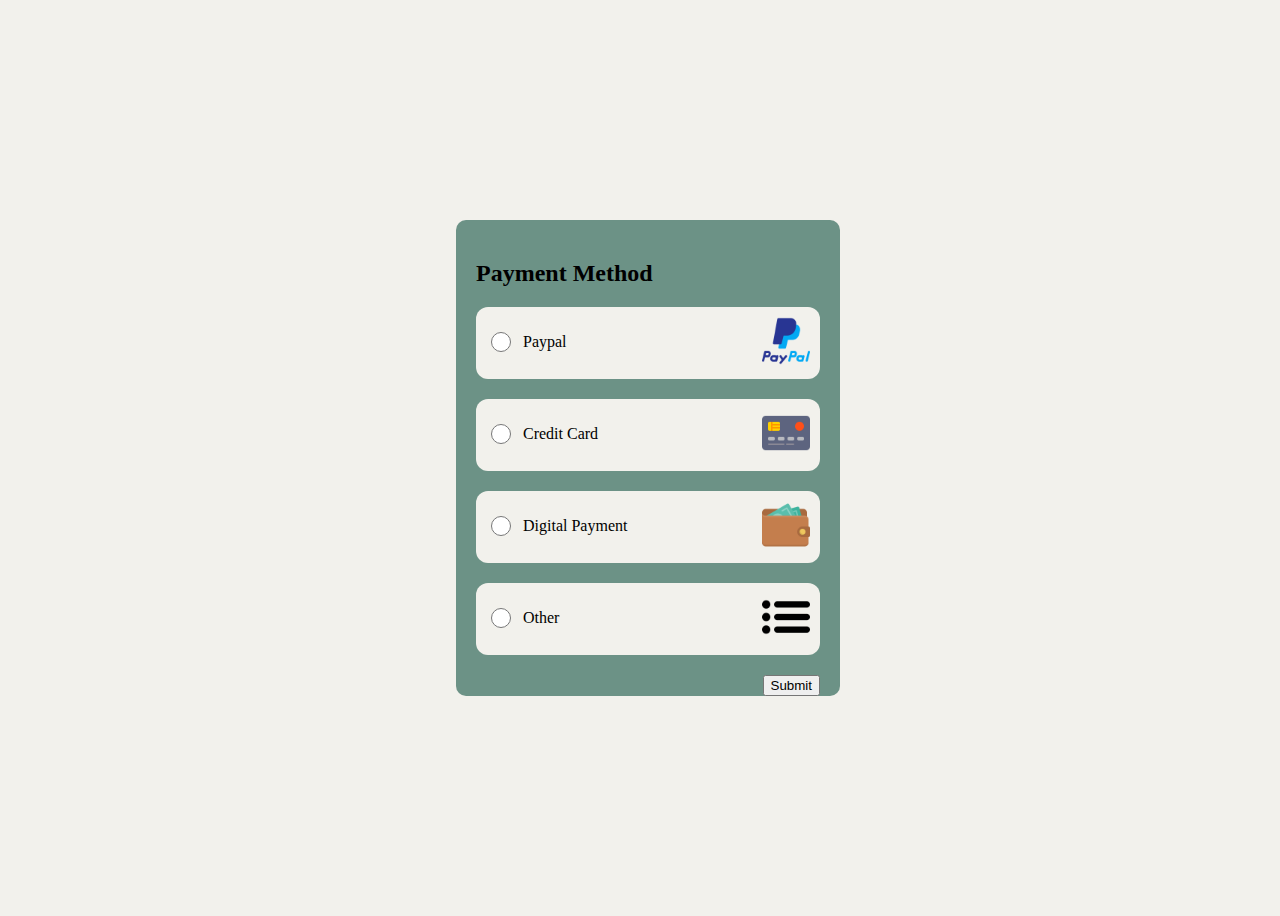
<file: index-payment-method.html>
<!DOCTYPE html>
<html lang="en">
  <head>
    <meta charset="UTF-8" />
    <meta name="viewport" content="width=device-width, initial-scale=1.0" />
    <title>Payment Method | SavoirFaire</title>
    <link rel="icon" type="image/png" sizes="32x32" href="favicon.ico" />
    <link
      href="https://cdn.jsdelivr.net/npm/bootstrap@5.3.2/dist/css/bootstrap.min.css"
      rel="stylesheet"
      integrity="sha384-T3c6CoIi6uLrA9TneNEoa7RxnatzjcDSCmG1MXxSR1GAsXEV/Dwwykc2MPK8M2HN"
      crossorigin="anonymous"
    />
    <link rel="stylesheet" href="css/style-payment-method.css" />
  </head>
  <body>
    <main>
      <section class="page-payment-method">
        <div class="container">
          <div class="payment-method-content">
            <h2>Payment Method</h2>
            <div class="all-payment-method">
              <div class="method-payments">
                <div class="method-description">
                  <input
                    type="radio"
                    id="paypal"
                    name="method-payment"
                    value="paypal"
                  />
                  <label for="paypal">Paypal</label>
                </div>
                <div class="icon-image">
                  <img src="asset/paypal-icon-image.png" alt="" />
                </div>
              </div>
            </div>
            <div class="all-payment-method">
              <div class="method-payments">
                <div class="method-description">
                  <input
                    type="radio"
                    id="credit-card"
                    name="method-payment"
                    value="credit-card"
                  />
                  <label for="credit-card">Credit Card</label>
                </div>
                <div class="icon-image">
                  <img src="asset/credit-card-icon-image.png" alt="" />
                </div>
              </div>
            </div>
            <div class="all-payment-method">
              <div class="method-payments">
                <div class="method-description">
                  <input
                    type="radio"
                    id="digital-payment"
                    name="method-payment"
                    value="digital-payment"
                  />
                  <label for="digital-payment">Digital Payment</label>
                </div>
                <div class="icon-image">
                  <img src="asset/wallet-icon-image.png" alt="" />
                </div>
              </div>
            </div>
            <div class="all-payment-method">
              <div class="method-payments">
                <div class="method-description">
                  <input
                    type="radio"
                    id="other"
                    name="method-payment"
                    value="other"
                  />
                  <label for="other">Other</label>
                </div>
                <div class="icon-image">
                  <img src="asset/icon-other-image.png" alt="" />
                </div>
              </div>
            </div>
            <div class="submit-method-payment">
              <input type="submit" />
            </div>
          </div>
        </div>
      </section>
    </main>
    <script
      src="https://cdn.jsdelivr.net/npm/@popperjs/core@2.11.8/dist/umd/popper.min.js"
      integrity="sha384-I7E8VVD/ismYTF4hNIPjVp/Zjvgyol6VFvRkX/vR+Vc4jQkC+hVqc2pM8ODewa9r"
      crossorigin="anonymous"
    ></script>
    <script
      src="https://cdn.jsdelivr.net/npm/bootstrap@5.3.2/dist/js/bootstrap.min.js"
      integrity="sha384-BBtl+eGJRgqQAUMxJ7pMwbEyER4l1g+O15P+16Ep7Q9Q+zqX6gSbd85u4mG4QzX+"
      crossorigin="anonymous"
    ></script>
  </body>
</html>
</file>
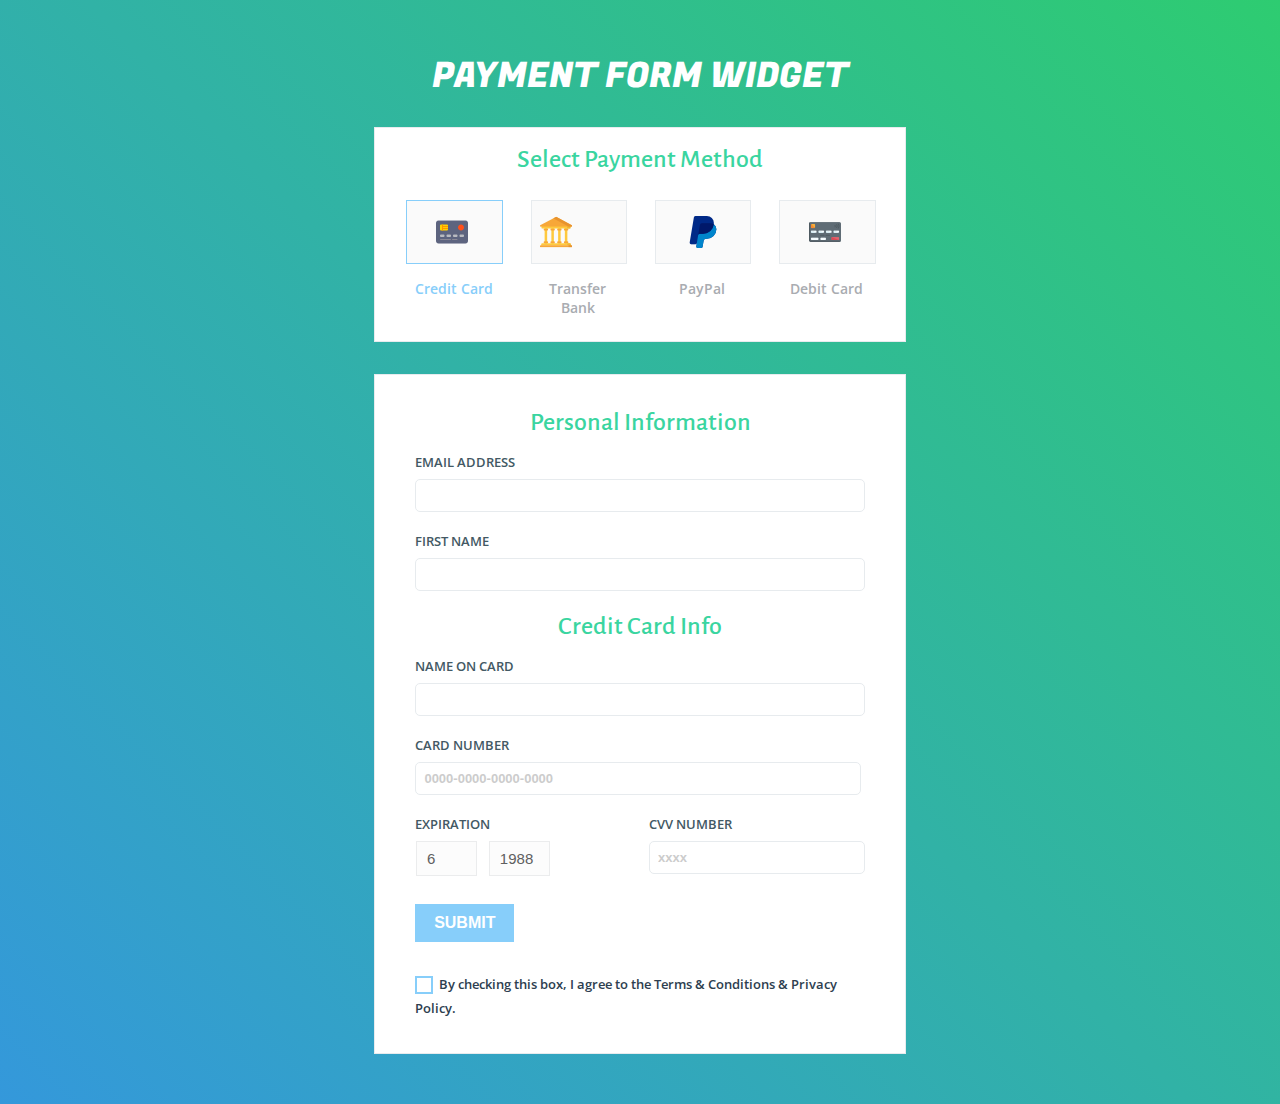
<file: index-payment.html>
<!DOCTYPE html>
<html>
  <head>
    <title>Payment Method | SavoirFaire</title>
    <meta name="viewport" content="width=device-width, initial-scale=1" />
    <meta http-equiv="Content-Type" content="text/html; charset=utf-8" />
    <script type="application/x-javascript">
      addEventListener("load", function() { setTimeout(hideURLbar, 0); }, false);
      	function hideURLbar(){ window.scrollTo(0,1); }
    </script>
    <link rel="icon" type="image/png" sizes="32x32" href="favicon.ico" />
    <link
      href="css/style-payment.css"
      rel="stylesheet"
      type="text/css"
      media="all"
    />
    <link
      href="//fonts.googleapis.com/css?family=Fugaz+One"
      rel="stylesheet"
      type="text/css"
    />
    <link
      href="//fonts.googleapis.com/css?family=Alegreya+Sans:400,100,100italic,300,300italic,400italic,500,500italic,700,700italic,800,800italic,900,900italic"
      rel="stylesheet"
      type="text/css"
    />
    <link
      href="//fonts.googleapis.com/css?family=Open+Sans:400,300,300italic,400italic,600,600italic,700,700italic,800,800italic"
      rel="stylesheet"
      type="text/css"
    />
    <script type="text/javascript" src="../js/jquery.min.js"></script>
  </head>
  <body>
    <div class="main">
      <h1>Payment Form Widget</h1>
      <div class="content">
        <script src="js/easyResponsiveTabs.js" type="text/javascript"></script>
        <script type="text/javascript">
          $(document).ready(function () {
            $("#horizontalTab").easyResponsiveTabs({
              type: "default",
              width: "auto",
              fit: true,
            });
          });
        </script>
        <div class="sap_tabs">
          <div
            id="horizontalTab"
            style="display: block; width: 100%; margin: 0px"
          >
            <div class="pay-tabs">
              <h2>Select Payment Method</h2>
              <ul class="resp-tabs-list">
                <li class="resp-tab-item" aria-controls="tab_item-0" role="tab">
                  <span><label class="pic1"></label>Credit Card</span>
                </li>
                <li class="resp-tab-item" aria-controls="tab_item-1" role="tab">
                  <span><label class="pic3"></label>Transfer Bank</span>
                </li>
                <li class="resp-tab-item" aria-controls="tab_item-2" role="tab">
                  <span><label class="pic4"></label>PayPal</span>
                </li>
                <li class="resp-tab-item" aria-controls="tab_item-3" role="tab">
                  <span><label class="pic2"></label>Debit Card</span>
                </li>
                <div class="clear"></div>
              </ul>
            </div>
            <div class="resp-tabs-container">
              <div class="tab-1 resp-tab-content" aria-labelledby="tab_item-0">
                <div class="payment-info">
                  <h3>Personal Information</h3>
                  <form>
                    <div class="tab-for">
                      <h5>EMAIL ADDRESS</h5>
                      <input type="text" value="" />
                      <h5>FIRST NAME</h5>
                      <input type="text" value="" />
                    </div>
                  </form>
                  <h3 class="pay-title">Credit Card Info</h3>
                  <form>
                    <div class="tab-for">
                      <h5>NAME ON CARD</h5>
                      <input type="text" value="" />
                      <h5>CARD NUMBER</h5>
                      <input
                        class="pay-logo"
                        type="text"
                        value="0000-0000-0000-0000"
                        onfocus="this.value = '';"
                        onblur="if (this.value == '') {this.value = '0000-0000-0000-0000';}"
                        required=""
                      />
                    </div>
                    <div class="transaction">
                      <div class="tab-form-left user-form">
                        <h5>EXPIRATION</h5>
                        <ul>
                          <li>
                            <input
                              type="number"
                              class="text_box"
                              type="text"
                              value="6"
                              min="1"
                            />
                          </li>
                          <li>
                            <input
                              type="number"
                              class="text_box"
                              type="text"
                              value="1988"
                              min="1"
                            />
                          </li>
                        </ul>
                      </div>
                      <div class="tab-form-right user-form-rt">
                        <h5>CVV NUMBER</h5>
                        <input
                          type="text"
                          value="xxxx"
                          onfocus="this.value = '';"
                          onblur="if (this.value == '') {this.value = 'xxxx';}"
                          required=""
                        />
                      </div>
                      <div class="clear"></div>
                    </div>
                    <input type="submit" value="SUBMIT" />
                  </form>
                  <div class="single-bottom">
                    <ul>
                      <li>
                        <input type="checkbox" id="brand" value="" />
                        <label for="brand"
                          ><span></span>By checking this box, I agree to the
                          Terms & Conditions & Privacy Policy.</label
                        >
                      </li>
                    </ul>
                  </div>
                </div>
              </div>
              <div class="tab-1 resp-tab-content" aria-labelledby="tab_item-1">
                <div class="payment-info">
                  <h3>Transfer Bank</h3>
                  <div class="radio-btns">
                    <div class="swit">
                      <div class="check_box">
                        <div class="radio">
                          <label
                            ><input
                              type="radio"
                              name="radio"
                              checked=""
                            /><i></i>Bank Mandiri</label
                          >
                        </div>
                      </div>
                      <div class="check_box">
                        <div class="radio">
                          <label
                            ><input type="radio" name="radio" /><i></i>Bank
                            BRI</label
                          >
                        </div>
                      </div>
                      <div class="check_box">
                        <div class="radio">
                          <label
                            ><input type="radio" name="radio" /><i></i>Bank
                            BCA</label
                          >
                        </div>
                      </div>
                      <div class="check_box">
                        <div class="radio">
                          <label
                            ><input type="radio" name="radio" /><i></i>Bank
                            BNI</label
                          >
                        </div>
                      </div>
                      <div class="check_box">
                        <div class="radio">
                          <label
                            ><input type="radio" name="radio" /><i></i>Bank
                            BTN</label
                          >
                        </div>
                      </div>
                      <div class="check_box">
                        <div class="radio">
                          <label
                            ><input type="radio" name="radio" /><i></i>Bank CIMB
                            Niaga</label
                          >
                        </div>
                      </div>
                      <div class="check_box">
                        <div class="radio">
                          <label
                            ><input type="radio" name="radio" /><i></i>Bank
                            Danamon</label
                          >
                        </div>
                      </div>
                      <div class="check_box">
                        <div class="radio">
                          <label
                            ><input type="radio" name="radio" /><i></i>Bank
                            Syariah Indonesia</label
                          >
                        </div>
                      </div>
                      <div class="check_box">
                        <div class="radio">
                          <label
                            ><input type="radio" name="radio" /><i></i>Bank
                            Permata</label
                          >
                        </div>
                      </div>
                      <div class="check_box">
                        <div class="radio">
                          <label
                            ><input type="radio" name="radio" /><i></i>Bank OCBC
                            NISP</label
                          >
                        </div>
                      </div>
                    </div>
                    <div class="swit">
                      <div class="check_box">
                        <div class="radio">
                          <label
                            ><input
                              type="radio"
                              name="radio"
                              checked=""
                            /><i></i>Bank Panin</label
                          >
                        </div>
                      </div>
                      <div class="check_box">
                        <div class="radio">
                          <label
                            ><input type="radio" name="radio" /><i></i>Bank
                            HSBC</label
                          >
                        </div>
                      </div>
                      <div class="check_box">
                        <div class="radio">
                          <label
                            ><input type="radio" name="radio" /><i></i>IndusInd
                            Bank</label
                          >
                        </div>
                      </div>
                      <div class="check_box">
                        <div class="radio">
                          <label
                            ><input type="radio" name="radio" /><i></i>Bank
                            Muamalat</label
                          >
                        </div>
                      </div>
                      <div class="check_box">
                        <div class="radio">
                          <label
                            ><input type="radio" name="radio" /><i></i>Bank
                            Mega</label
                          >
                        </div>
                      </div>
                      <div class="check_box">
                        <div class="radio">
                          <label
                            ><input type="radio" name="radio" /><i></i>Bank
                            Jabar</label
                          >
                        </div>
                      </div>
                      <div class="check_box">
                        <div class="radio">
                          <label
                            ><input type="radio" name="radio" /><i></i>Bank
                            Maybank</label
                          >
                        </div>
                      </div>
                      <div class="check_box">
                        <div class="radio">
                          <label
                            ><input type="radio" name="radio" /><i></i>Bank
                            Jago</label
                          >
                        </div>
                      </div>
                      <div class="check_box">
                        <div class="radio">
                          <label
                            ><input type="radio" name="radio" /><i></i>Bank
                            BRI</label
                          >
                        </div>
                      </div>
                      <div class="check_box">
                        <div class="radio">
                          <label
                            ><input type="radio" name="radio" /><i></i>ING Vysya
                            Bank</label
                          >
                        </div>
                      </div>
                    </div>
                    <div class="clear"></div>
                  </div>
                  <a href="#">Continue</a>
                </div>
              </div>
              <div class="tab-1 resp-tab-content" aria-labelledby="tab_item-2">
                <div class="payment-info">
                  <h3>PayPal</h3>
                  <h4>Already Have A PayPal Account?</h4>
                  <div class="login-tab">
                    <div class="user-login">
                      <h2>Login</h2>

                      <form>
                        <input
                          type="text"
                          value="name@email.com"
                          onfocus="this.value = '';"
                          onblur="if (this.value == '') {this.value = 'name@email.com';}"
                          required=""
                        />
                        <input
                          type="password"
                          value="PASSWORD"
                          onfocus="this.value = '';"
                          onblur="if (this.value == '') {this.value = 'PASSWORD';}"
                          required=""
                        />
                        <div class="user-grids">
                          <div class="user-left">
                            <div class="single-bottom">
                              <ul>
                                <li>
                                  <input type="checkbox" id="brand1" value="" />
                                  <label for="brand1"
                                    ><span></span>Remember me?</label
                                  >
                                </li>
                              </ul>
                            </div>
                          </div>
                          <div class="user-right">
                            <input type="submit" value="LOGIN" />
                          </div>
                          <div class="clear"></div>
                        </div>
                      </form>
                    </div>
                  </div>
                </div>
              </div>
              <div class="tab-1 resp-tab-content" aria-labelledby="tab_item-3">
                <div class="payment-info">
                  <h3 class="pay-title">Dedit Card Info</h3>
                  <form>
                    <div class="tab-for">
                      <h5>NAME ON CARD</h5>
                      <input type="text" value="" />
                      <h5>CARD NUMBER</h5>
                      <input
                        class="pay-logo"
                        type="text"
                        value="0000-0000-0000-0000"
                        onfocus="this.value = '';"
                        onblur="if (this.value == '') {this.value = '0000-0000-0000-0000';}"
                        required=""
                      />
                    </div>
                    <div class="transaction">
                      <div class="tab-form-left user-form">
                        <h5>EXPIRATION</h5>
                        <ul>
                          <li>
                            <input
                              type="number"
                              class="text_box"
                              type="text"
                              value="6"
                              min="1"
                            />
                          </li>
                          <li>
                            <input
                              type="number"
                              class="text_box"
                              type="text"
                              value="1988"
                              min="1"
                            />
                          </li>
                        </ul>
                      </div>
                      <div class="tab-form-right user-form-rt">
                        <h5>CVV NUMBER</h5>
                        <input
                          type="text"
                          value="xxxx"
                          onfocus="this.value = '';"
                          onblur="if (this.value == '') {this.value = 'xxxx';}"
                          required=""
                        />
                      </div>
                      <div class="clear"></div>
                    </div>
                    <input type="submit" value="SUBMIT" />
                  </form>
                  <div class="single-bottom">
                    <ul>
                      <li>
                        <input type="checkbox" id="brand" value="" />
                        <label for="brand"
                          ><span></span>By checking this box, I agree to the
                          Terms & Conditions & Privacy Policy.</label
                        >
                      </li>
                    </ul>
                  </div>
                </div>
              </div>
            </div>
          </div>
        </div>
      </div>
    </div>
  </body>
</html>
</file>
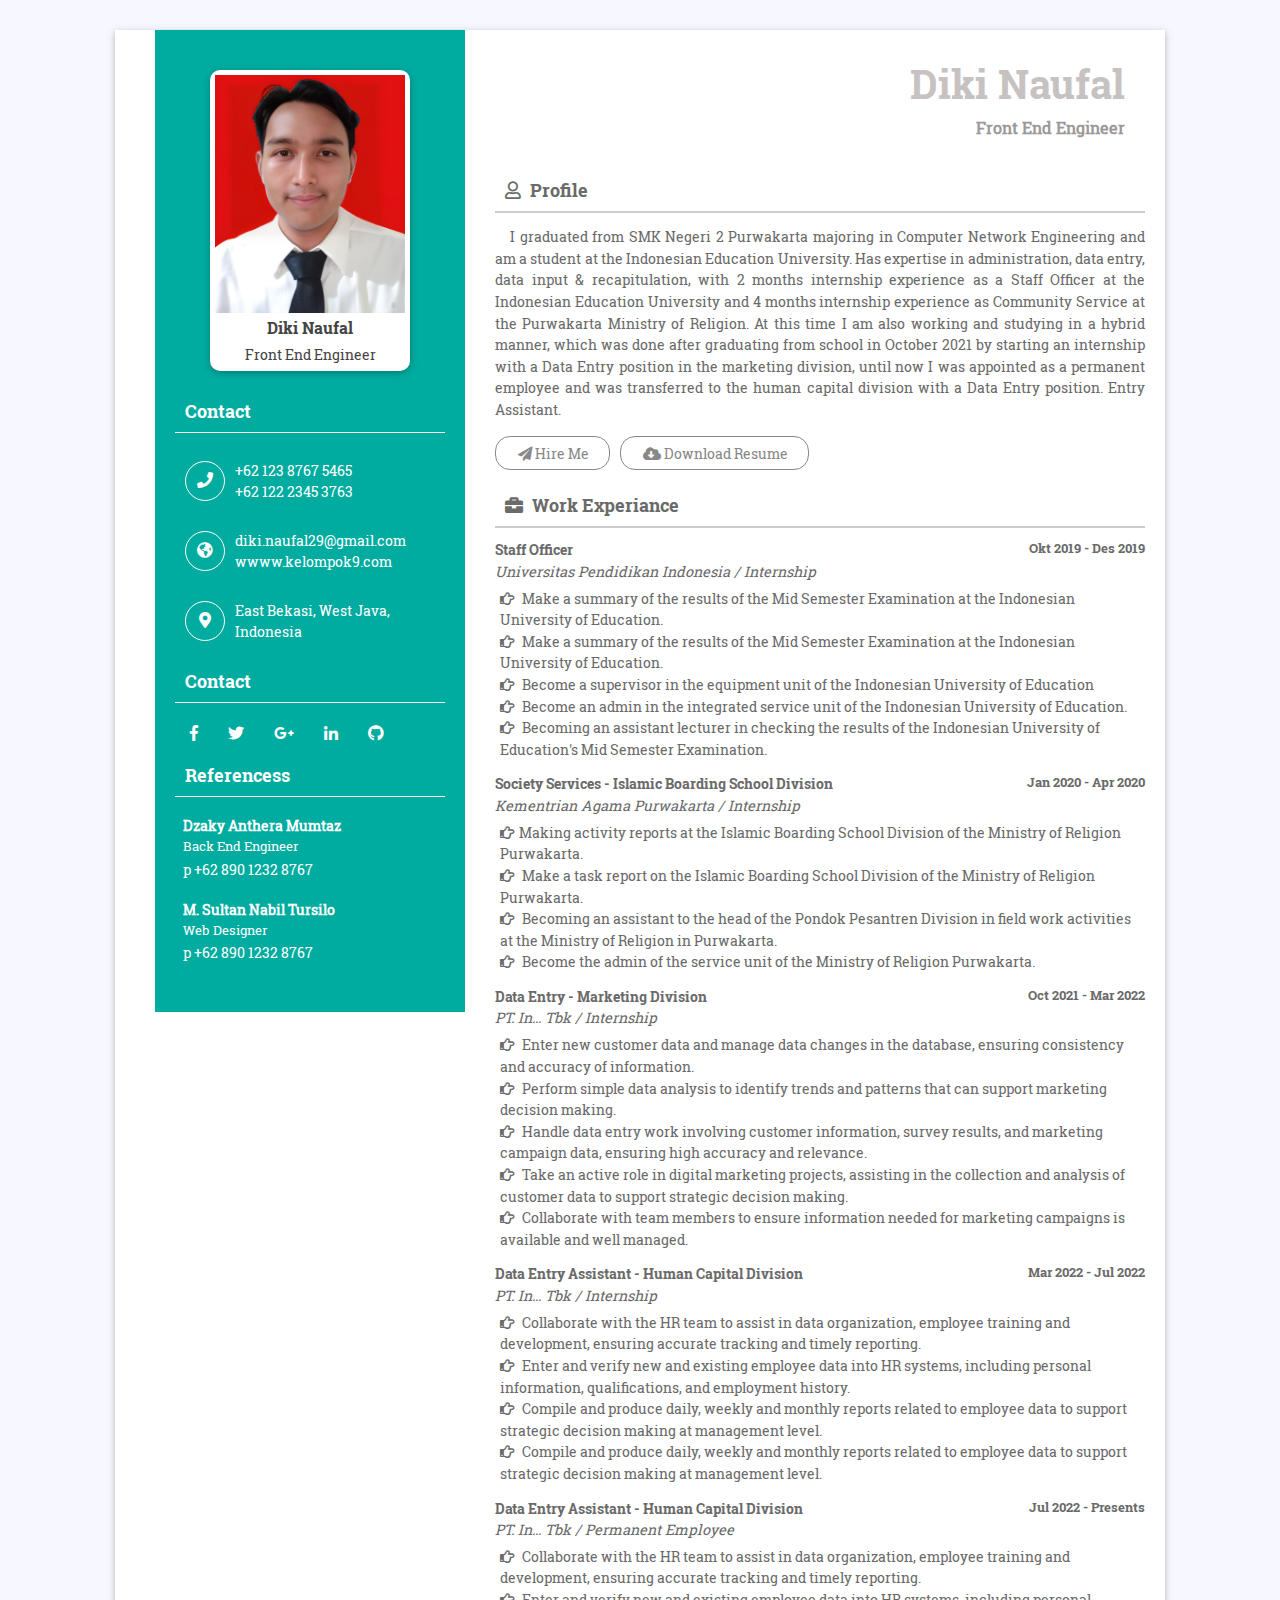
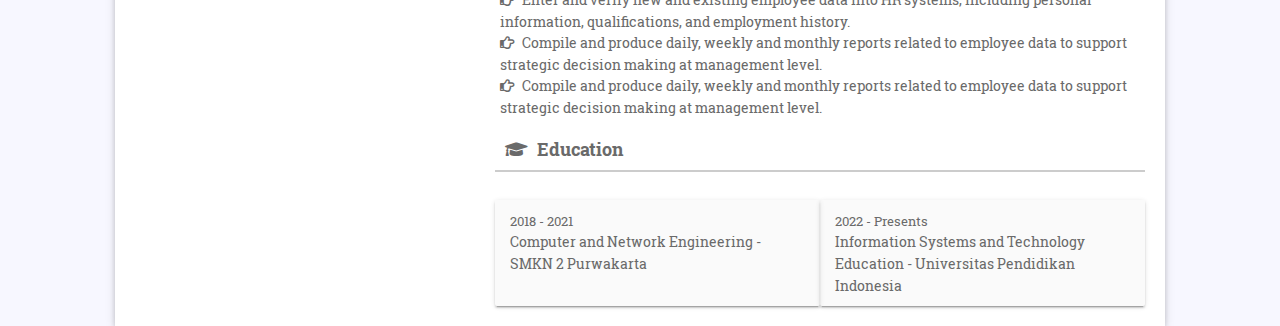
<file: Resume/Resume-Diki.html>
<!DOCTYPE html>
<html lang="en">
  <head>
    <meta charset="utf-8" />
    <meta
      name="viewport"
      content="width=device-width, initial-scale=1, shrink-to-fit=no"
    />
    <title>Resume Diki Naufal</title>

    <link rel="shortcut icon" href="assets/images/fav.jpg" />
    <link rel="stylesheet" href="../Resume/assets/css/bootstrap.min.css" />
    <link rel="stylesheet" href="../Resume/assets/css/fontawsom-all.min.css" />
    <link
      rel="stylesheet"
      type="text/css"
      href="../Resume/assets/css/style-resume-diki.css"
    />
  </head>

  <body>
    <div class="container-fluid overcover">
      <div class="container profile-box">
        <div class="row">
          <div class="col-md-4 left-co">
            <div class="left-side">
              <div class="profile-info">
                <img src="../Resume/assets/images/image-diki.png" alt="" />
                <h3>Diki Naufal</h3>
                <span>Front End Engineer</span>
              </div>
              <h4 class="ltitle">Contact</h4>
              <div class="contact-box pb0">
                <div class="icon">
                  <i class="fas fa-phone"></i>
                </div>
                <div class="detail">
                  +62 123 8767 5465 <br />
                  +62 122 2345 3763
                </div>
              </div>
              <div class="contact-box pb0">
                <div class="icon">
                  <i class="fas fa-globe-americas"></i>
                </div>
                <div class="detail">
                  diki.naufal29@gmail.com <br />
                  wwww.kelompok9.com
                </div>
              </div>
              <div class="contact-box">
                <div class="icon">
                  <i class="fas fa-map-marker-alt"></i>
                </div>
                <div class="detail">East Bekasi, West Java, Indonesia</div>
              </div>
              <h4 class="ltitle">Contact</h4>
              <ul class="row social-link no-margin">
                <li><i class="fab fa-facebook-f"></i></li>
                <li><i class="fab fa-twitter"></i></li>
                <li><i class="fab fa-google-plus-g"></i></li>
                <li><i class="fab fa-linkedin-in"></i></li>
                <li><i class="fab fa-github"></i></li>
              </ul>
              <h4 class="ltitle">Referencess</h4>

              <div class="refer-cov">
                <b>Dzaky Anthera Mumtaz</b>
                <p>Back End Engineer</p>
                <span>p +62 890 1232 8767</span>
              </div>
              <div class="refer-cov">
                <b>M. Sultan Nabil Tursilo</b>
                <p>Web Designer</p>
                <span>p +62 890 1232 8767</span>
              </div>
            </div>
          </div>
          <div class="col-md-8 rt-div">
            <div class="rit-cover">
              <div class="hotkey">
                <h1 class="">Diki Naufal</h1>
                <small>Front End Engineer</small>
              </div>
              <h2 class="rit-titl"><i class="far fa-user"></i> Profile</h2>
              <div class="about">
                <p>
                  I graduated from SMK Negeri 2 Purwakarta majoring in Computer
                  Network Engineering and am a student at the Indonesian
                  Education University. Has expertise in administration, data
                  entry, data input & recapitulation, with 2 months internship
                  experience as a Staff Officer at the Indonesian Education
                  University and 4 months internship experience as Community
                  Service at the Purwakarta Ministry of Religion. At this time I
                  am also working and studying in a hybrid manner, which was
                  done after graduating from school in October 2021 by starting
                  an internship with a Data Entry position in the marketing
                  division, until now I was appointed as a permanent employee
                  and was transferred to the human capital division with a Data
                  Entry position. Entry Assistant.
                </p>
                <div class="btn-ro row no-margin">
                  <ul class="btn-link">
                    <li>
                      <a href=""><i class="fas fa-paper-plane"></i> Hire Me</a>
                    </li>
                    <li>
                      <a href=""
                        ><i class="fas fa-cloud-download-alt"></i> Download
                        Resume</a
                      >
                    </li>
                  </ul>
                </div>
              </div>

              <h2 class="rit-titl">
                <i class="fas fa-briefcase"></i> Work Experiance
              </h2>
              <div class="work-exp">
                <h6>Staff Officer<span>Okt 2019 - Des 2019</span></h6>
                <i>Universitas Pendidikan Indonesia / Internship</i>
                <ul>
                  <li>
                    <i class="far fa-hand-point-right"></i> Make a summary of
                    the results of the Mid Semester Examination at the
                    Indonesian University of Education.
                  </li>
                  <li>
                    <i class="far fa-hand-point-right"></i> Make a summary of
                    the results of the Mid Semester Examination at the
                    Indonesian University of Education.
                  </li>
                  <li>
                    <i class="far fa-hand-point-right"></i> Become a supervisor
                    in the equipment unit of the Indonesian University of
                    Education
                  </li>
                  <li>
                    <i class="far fa-hand-point-right"></i> Become an admin in
                    the integrated service unit of the Indonesian University of
                    Education.
                  </li>
                  <li>
                    <i class="far fa-hand-point-right"></i> Becoming an
                    assistant lecturer in checking the results of the Indonesian
                    University of Education's Mid Semester Examination.
                  </li>
                </ul>
              </div>
              <div class="work-exp">
                <h6>
                  Society Services - Islamic Boarding School Division<span
                    >Jan 2020 - Apr 2020</span
                  >
                </h6>
                <i>Kementrian Agama Purwakarta / Internship</i>
                <ul>
                  <li>
                    <i class="far fa-hand-point-right"></i>Making activity
                    reports at the Islamic Boarding School Division of the
                    Ministry of Religion Purwakarta.
                  </li>
                  <li>
                    <i class="far fa-hand-point-right"></i> Make a task report
                    on the Islamic Boarding School Division of the Ministry of
                    Religion Purwakarta.
                  </li>
                  <li>
                    <i class="far fa-hand-point-right"></i> Becoming an
                    assistant to the head of the Pondok Pesantren Division in
                    field work activities at the Ministry of Religion in
                    Purwakarta.
                  </li>
                  <li>
                    <i class="far fa-hand-point-right"></i> Become the admin of
                    the service unit of the Ministry of Religion Purwakarta.
                  </li>
                </ul>
              </div>
              <div class="work-exp">
                <h6>
                  Data Entry - Marketing Division<span
                    >Oct 2021 - Mar 2022</span
                  >
                </h6>
                <i>PT. In... Tbk / Internship</i>
                <ul>
                  <li>
                    <i class="far fa-hand-point-right"></i> Enter new customer
                    data and manage data changes in the database, ensuring
                    consistency and accuracy of information.
                  </li>
                  <li>
                    <i class="far fa-hand-point-right"></i> Perform simple data
                    analysis to identify trends and patterns that can support
                    marketing decision making.
                  </li>
                  <li>
                    <i class="far fa-hand-point-right"></i> Handle data entry
                    work involving customer information, survey results, and
                    marketing campaign data, ensuring high accuracy and
                    relevance.
                  </li>
                  <li>
                    <i class="far fa-hand-point-right"></i> Take an active role
                    in digital marketing projects, assisting in the collection
                    and analysis of customer data to support strategic decision
                    making.
                  </li>
                  <li>
                    <i class="far fa-hand-point-right"></i> Collaborate with
                    team members to ensure information needed for marketing
                    campaigns is available and well managed.
                  </li>
                </ul>
              </div>
              <div class="work-exp">
                <h6>
                  Data Entry Assistant - Human Capital Division
                  <span>Mar 2022 - Jul 2022</span>
                </h6>
                <i>PT. In... Tbk / Internship</i>
                <ul>
                  <li>
                    <i class="far fa-hand-point-right"></i> Collaborate with the
                    HR team to assist in data organization, employee training
                    and development, ensuring accurate tracking and timely
                    reporting.
                  </li>
                  <li>
                    <i class="far fa-hand-point-right"></i> Enter and verify new
                    and existing employee data into HR systems, including
                    personal information, qualifications, and employment
                    history.
                  </li>
                  <li>
                    <i class="far fa-hand-point-right"></i> Compile and produce
                    daily, weekly and monthly reports related to employee data
                    to support strategic decision making at management level.
                  </li>
                  <li>
                    <i class="far fa-hand-point-right"></i> Compile and produce
                    daily, weekly and monthly reports related to employee data
                    to support strategic decision making at management level.
                  </li>
                </ul>
              </div>
              <div class="work-exp">
                <h6>
                  Data Entry Assistant - Human Capital Division
                  <span>Jul 2022 - Presents</span>
                </h6>
                <i>PT. In... Tbk / Permanent Employee</i>
                <ul>
                  <li>
                    <i class="far fa-hand-point-right"></i> Collaborate with the
                    HR team to assist in data organization, employee training
                    and development, ensuring accurate tracking and timely
                    reporting.
                  </li>
                  <li>
                    <i class="far fa-hand-point-right"></i> Enter and verify new
                    and existing employee data into HR systems, including
                    personal information, qualifications, and employment
                    history.
                  </li>
                  <li>
                    <i class="far fa-hand-point-right"></i> Compile and produce
                    daily, weekly and monthly reports related to employee data
                    to support strategic decision making at management level.
                  </li>
                  <li>
                    <i class="far fa-hand-point-right"></i> Compile and produce
                    daily, weekly and monthly reports related to employee data
                    to support strategic decision making at management level.
                  </li>
                </ul>
              </div>

              <h2 class="rit-titl">
                <i class="fas fa-graduation-cap"></i> Education
              </h2>
              <div class="education">
                <ul class="row no-margin">
                  <li class="col-md-6">
                    <span>2018 - 2021</span> <br />
                    Computer and Network Engineering - SMKN 2 Purwakarta
                  </li>
                  <li class="col-md-6">
                    <span>2022 - Presents</span> <br />
                    Information Systems and Technology Education - Universitas
                    Pendidikan Indonesia
                  </li>
                </ul>
              </div>
            </div>
          </div>
        </div>
      </div>
    </div>
  </body>

  <script src="assets/js/jquery-3.2.1.min.js"></script>
  <script src="assets/js/popper.min.js"></script>
  <script src="assets/js/bootstrap.min.js"></script>
  <script src="assets/js/script.js"></script>
</html>
</file>
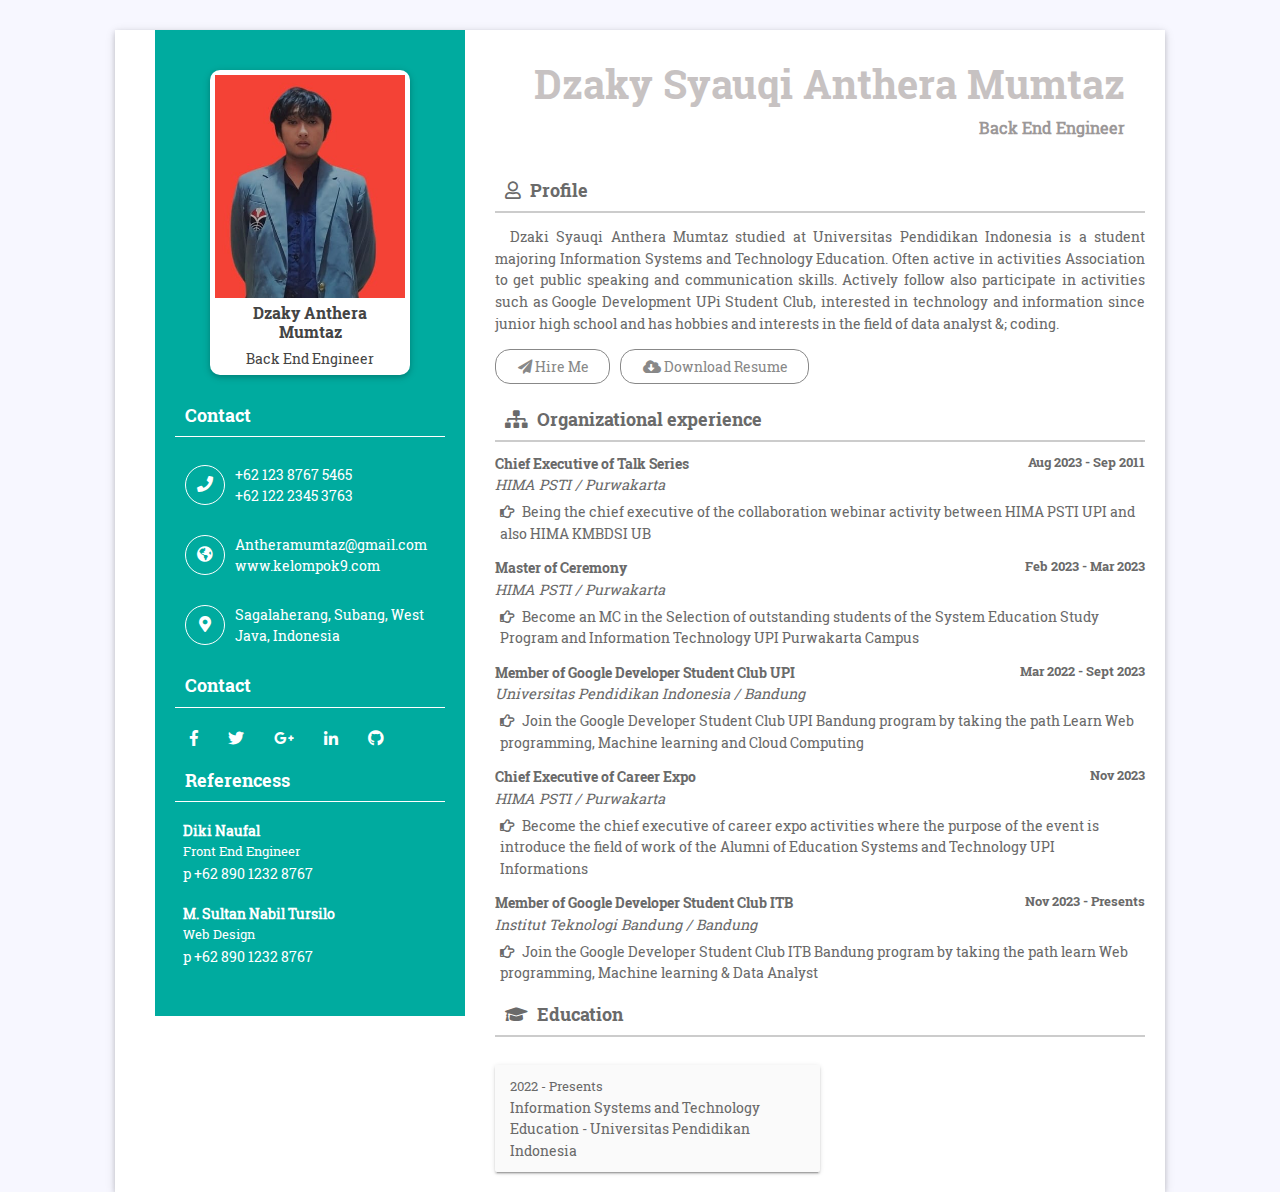
<file: Resume/resume-Dzaky.html>
<!DOCTYPE html>
<html lang="en">
  <head>
    <meta charset="utf-8" />
    <meta
      name="viewport"
      content="width=device-width, initial-scale=1, shrink-to-fit=no"
    />
    <title>Resume Dzaky Anthera Mumtaz</title>

    <link rel="shortcut icon" href="assets/images/fav.jpg" />
    <link rel="stylesheet" href="../Resume/assets/css/bootstrap.min.css" />
    <link
      rel="stylesheet"
      href="../Resume/assets/css/fontawsom-all.min.css"
    />
    <link
      rel="stylesheet"
      type="text/css"
      href="../Resume/assets/css/style-resume-dzaky.css"
    />
  </head>

  <body>
    <div class="container-fluid overcover">
      <div class="container profile-box">
        <div class="row">
          <div class="col-md-4 left-co">
            <div class="left-side">
              <div class="profile-info">
                <img src="../Resume/assets/images/image-dzaky.jpg" alt="" />
                <h3>Dzaky Anthera Mumtaz</h3>
                <span>Back End Engineer</span>
              </div>
              <h4 class="ltitle">Contact</h4>
              <div class="contact-box pb0">
                <div class="icon">
                  <i class="fas fa-phone"></i>
                </div>
                <div class="detail">
                  +62 123 8767 5465 <br />
                  +62 122 2345 3763
                </div>
              </div>
              <div class="contact-box pb0">
                <div class="icon">
                  <i class="fas fa-globe-americas"></i>
                </div>
                <div class="detail">
                  Antheramumtaz@gmail.com <br />
                  www.kelompok9.com
                </div>
              </div>
              <div class="contact-box">
                <div class="icon">
                  <i class="fas fa-map-marker-alt"></i>
                </div>
                <div class="detail">
                  Sagalaherang, Subang, West Java, Indonesia
                </div>
              </div>
              <h4 class="ltitle">Contact</h4>
              <ul class="row social-link no-margin">
                <li><i class="fab fa-facebook-f"></i></li>
                <li><i class="fab fa-twitter"></i></li>
                <li><i class="fab fa-google-plus-g"></i></li>
                <li><i class="fab fa-linkedin-in"></i></li>
                <li><i class="fab fa-github"></i></li>
              </ul>
              <h4 class="ltitle">Referencess</h4>

              <div class="refer-cov">
                <b>Diki Naufal</b>
                <p>Front End Engineer</p>
                <span>p +62 890 1232 8767</span>
              </div>
              <div class="refer-cov">
                <b>M. Sultan Nabil Tursilo</b>
                <p>Web Design</p>
                <span>p +62 890 1232 8767</span>
              </div>
            </div>
          </div>
          <div class="col-md-8 rt-div">
            <div class="rit-cover">
              <div class="hotkey">
                <h1 class="">Dzaky Syauqi Anthera Mumtaz</h1>
                <small>Back End Engineer</small>
              </div>
              <h2 class="rit-titl"><i class="far fa-user"></i> Profile</h2>
              <div class="about">
                <p>Dzaki Syauqi Anthera Mumtaz studied at 
                  Universitas Pendidikan Indonesia is a student majoring 
                  Information Systems and Technology Education. Often active in activities 
                  Association to get public speaking and communication skills. 
                  Actively follow also participate in activities such as Google Development 
                  UPi Student Club, interested in technology and information since junior high school 
                  and has hobbies and interests in the field of data analyst &; coding.
                  </p>
                <div class="btn-ro row no-margin">
                  <ul class="btn-link">
                    <li>
                      <a href=""><i class="fas fa-paper-plane"></i> Hire Me</a>
                    </li>
                    <li>
                      <a href=""
                        ><i class="fas fa-cloud-download-alt"></i> Download
                        Resume</a
                      >
                    </li>
                  </ul>
                </div>
              </div>

              <h2 class="rit-titl">
                <i class="fas fa-sitemap"></i> Organizational experience
              </h2>
              <div class="work-exp">
                <h6>Chief Executive of Talk Series <span>Aug 2023 - Sep 2011</span></h6>
                <i>HIMA PSTI / Purwakarta</i>
                <ul>
                  <li>
                    <i class="far fa-hand-point-right"></i> Being the chief executive of the collaboration webinar activity between HIMA PSTI UPI and also HIMA 
                    KMBDSI UB
                  </li>
                </ul>
              </div>
              <div class="work-exp">
                <h6>Master of Ceremony <span>Feb 2023 - Mar 2023</span></h6>
                <i>HIMA PSTI / Purwakarta</i>
                <ul>
                  <li>
                    <i class="far fa-hand-point-right"></i> Become an MC in the Selection of outstanding students of the System Education Study Program and 
                    Information Technology UPI Purwakarta Campus
                  </li>
                </ul>
              </div>
              <div class="work-exp">
                <h6>Member of Google Developer Student Club UPI <span>Mar 2022 - Sept 2023</span></h6>
                <i>Universitas Pendidikan Indonesia / Bandung</i>
                <ul>
                  <li>
                    <i class="far fa-hand-point-right"></i> Join the Google Developer Student Club UPI Bandung program by taking the path 
                    Learn Web programming, Machine learning and Cloud Computing
                  </li>
                </ul>
              </div>
              <div class="work-exp">
                <h6>Chief Executive of Career Expo<span>Nov 2023</span></h6>
                <i>HIMA PSTI / Purwakarta</i>
                <ul>
                  <li>
                    <i class="far fa-hand-point-right"></i> Become the chief executive of career expo activities where the purpose of the event is 
                    introduce the field of work of the Alumni of Education Systems and Technology 
                    UPI Informations
                  </li>
                </ul>
              </div>
              <div class="work-exp">
                <h6>Member of Google Developer Student Club ITB<span>Nov 2023 - Presents</span></h6>
                <i>Institut Teknologi Bandung / Bandung</i>
                <ul>
                  <li>
                    <i class="far fa-hand-point-right"></i> Join the Google Developer Student Club ITB Bandung program by taking the path 
                    learn Web programming, Machine learning & Data Analyst
                  </li>
                </ul>
              </div>

              <h2 class="rit-titl">
                <i class="fas fa-graduation-cap"></i> Education
              </h2>
              <div class="education">
                <ul class="row no-margin">
                  <li class="col-md-6">
                    <span>2022 - Presents</span> <br />
                    Information Systems and Technology Education - Universitas Pendidikan Indonesia
                  </li>
                </ul>
              </div>
            </div>
          </div>
        </div>
      </div>
    </div>
  </body>

  <script src="assets/js/jquery-3.2.1.min.js"></script>
  <script src="assets/js/popper.min.js"></script>
  <script src="assets/js/bootstrap.min.js"></script>
  <script src="assets/js/script.js"></script>
</html>
</file>
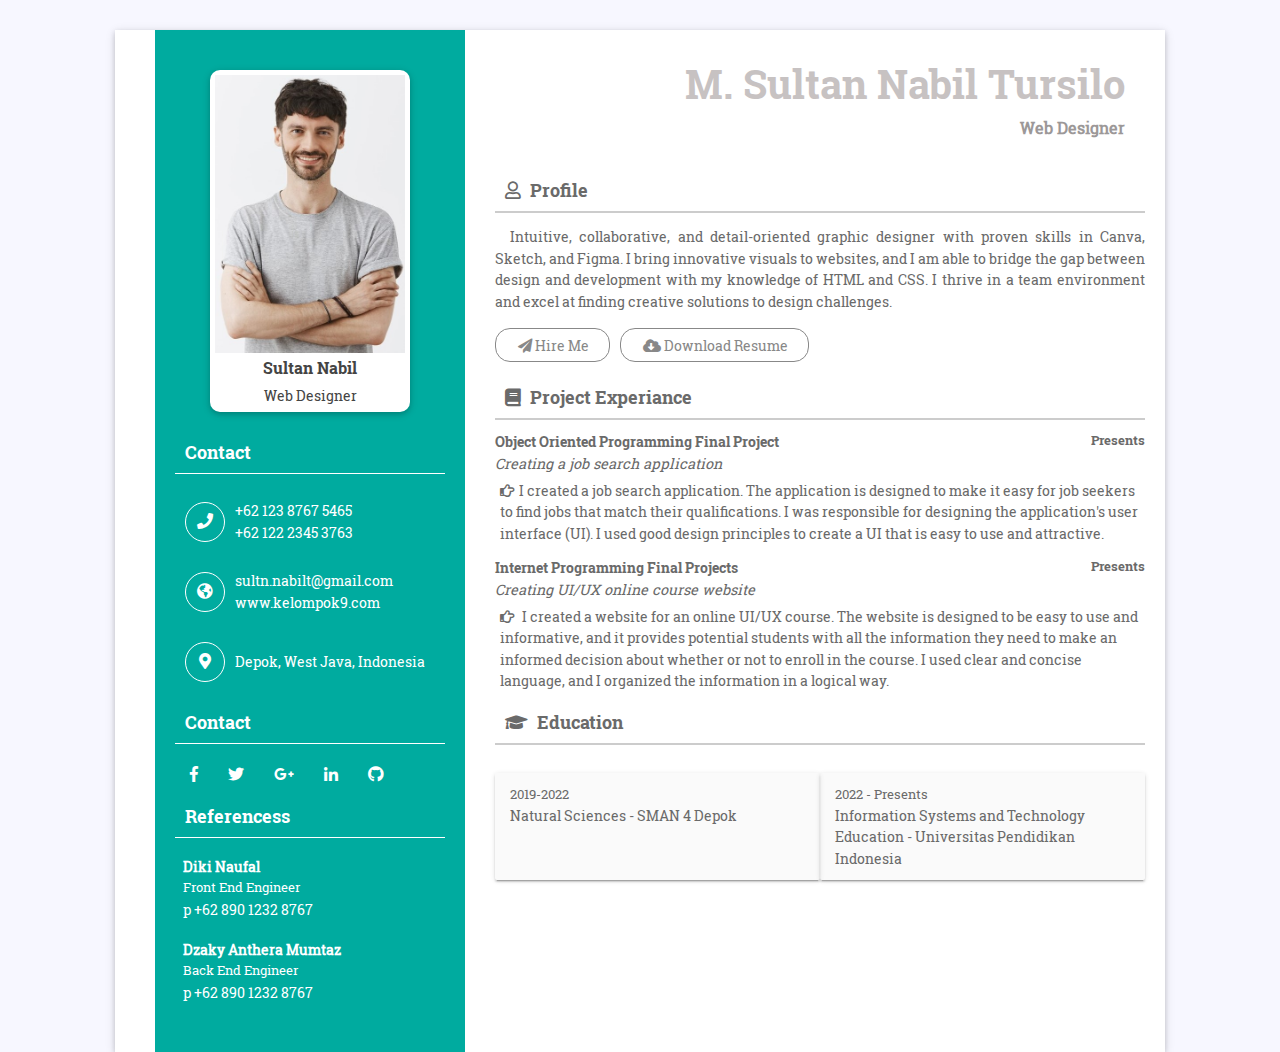
<file: Resume/resume-Nabil.html>
<!DOCTYPE html>
<html lang="en">
  <head>
    <meta charset="utf-8" />
    <meta
      name="viewport"
      content="width=device-width, initial-scale=1, shrink-to-fit=no"
    />
    <title>Resume Sultan Nabil</title>

    <link rel="shortcut icon" href="assets/images/fav.jpg" />
    <link rel="stylesheet" href="../Resume/assets/css/bootstrap.min.css" />
    <link rel="stylesheet" href="../Resume/assets/css/fontawsom-all.min.css" />
    <link
      rel="stylesheet"
      type="text/css"
      href="../Resume/assets/css/style-resume-nabil.css"
    />
  </head>

  <body>
    <div class="container-fluid overcover">
      <div class="container profile-box">
        <div class="row">
          <div class="col-md-4 left-co">
            <div class="left-side">
              <div class="profile-info">
                <img src="../Resume/assets/images/image-nabil.jpg" alt="" />
                <h3>Sultan Nabil</h3>
                <span>Web Designer</span>
              </div>
              <h4 class="ltitle">Contact</h4>
              <div class="contact-box pb0">
                <div class="icon">
                  <i class="fas fa-phone"></i>
                </div>
                <div class="detail">
                  +62 123 8767 5465 <br />
                  +62 122 2345 3763
                </div>
              </div>
              <div class="contact-box pb0">
                <div class="icon">
                  <i class="fas fa-globe-americas"></i>
                </div>
                <div class="detail">
                  sultn.nabilt@gmail.com <br />
                  www.kelompok9.com
                </div>
              </div>
              <div class="contact-box">
                <div class="icon">
                  <i class="fas fa-map-marker-alt"></i>
                </div>
                <div class="detail">Depok, West Java, Indonesia</div>
              </div>
              <h4 class="ltitle">Contact</h4>
              <ul class="row social-link no-margin">
                <li><i class="fab fa-facebook-f"></i></li>
                <li><i class="fab fa-twitter"></i></li>
                <li><i class="fab fa-google-plus-g"></i></li>
                <li><i class="fab fa-linkedin-in"></i></li>
                <li><i class="fab fa-github"></i></li>
              </ul>
              <h4 class="ltitle">Referencess</h4>

              <div class="refer-cov">
                <b>Diki Naufal</b>
                <p>Front End Engineer</p>
                <span>p +62 890 1232 8767</span>
              </div>
              <div class="refer-cov">
                <b>Dzaky Anthera Mumtaz</b>
                <p>Back End Engineer</p>
                <span>p +62 890 1232 8767</span>
              </div>
            </div>
          </div>
          <div class="col-md-8 rt-div">
            <div class="rit-cover">
              <div class="hotkey">
                <h1 class="">M. Sultan Nabil Tursilo</h1>
                <small>Web Designer</small>
              </div>
              <h2 class="rit-titl"><i class="far fa-user"></i> Profile</h2>
              <div class="about">
                <p>
                  Intuitive, collaborative, and detail-oriented graphic designer
                  with proven skills in Canva, Sketch, and Figma. I bring
                  innovative visuals to websites, and I am able to bridge the
                  gap between design and development with my knowledge of HTML
                  and CSS. I thrive in a team environment and excel at finding
                  creative solutions to design challenges.
                </p>
                <div class="btn-ro row no-margin">
                  <ul class="btn-link">
                    <li>
                      <a href=""><i class="fas fa-paper-plane"></i> Hire Me</a>
                    </li>
                    <li>
                      <a href=""
                        ><i class="fas fa-cloud-download-alt"></i> Download
                        Resume</a
                      >
                    </li>
                  </ul>
                </div>
              </div>

              <h2 class="rit-titl">
                <i class="fas fa-book"></i> Project Experiance
              </h2>
              <div class="work-exp">
                <h6>
                  Object Oriented Programming Final Project
                  <span>Presents</span>
                </h6>
                <i>Creating a job search application</i>
                <ul>
                  <li>
                    <i class="far fa-hand-point-right"></i>I created a job
                    search application. The application is designed to make it
                    easy for job seekers to find jobs that match their
                    qualifications. I was responsible for designing the
                    application's user interface (UI). I used good design
                    principles to create a UI that is easy to use and
                    attractive.
                  </li>
                </ul>
              </div>
              <div class="work-exp">
                <h6>
                  Internet Programming Final Projects <span>Presents</span>
                </h6>
                <i>Creating UI/UX online course website</i>
                <ul>
                  <li>
                    <i class="far fa-hand-point-right"></i> I created a website
                    for an online UI/UX course. The website is designed to be
                    easy to use and informative, and it provides potential
                    students with all the information they need to make an
                    informed decision about whether or not to enroll in the
                    course. I used clear and concise language, and I organized
                    the information in a logical way.
                  </li>
                </ul>
              </div>

              <h2 class="rit-titl">
                <i class="fas fa-graduation-cap"></i> Education
              </h2>
              <div class="education">
                <ul class="row no-margin">
                  <li class="col-md-6">
                    <span>2019-2022</span> <br />
                    Natural Sciences - SMAN 4 Depok
                  </li>
                  <li class="col-md-6">
                    <span>2022 - Presents</span> <br />
                    Information Systems and Technology Education - Universitas
                    Pendidikan Indonesia
                  </li>
                </ul>
              </div>
            </div>
          </div>
        </div>
      </div>
    </div>
  </body>

  <script src="assets/js/jquery-3.2.1.min.js"></script>
  <script src="assets/js/popper.min.js"></script>
  <script src="assets/js/bootstrap.min.js"></script>
  <script src="assets/js/script.js"></script>
</html>
</file>
<file: css/style-class-free-introduction.css>
@import url("https://fonts.googleapis.com/css2?family=Lora:wght@500&display=swap");

html {
  scroll-behavior: smooth;
}

:root {
  /* Durasi Waktu */
  --base-duration: 500ms;

  /* Warna */
  --warna-satu: #6c9286;
  --warna-dua: whitesmoke;
  --warna-tiga: #2ecc71;
  --main-color: #dedbe1;

  /* Breakpoints */
  --sm: new-breakpoint(min-width 320px);
  --md: new-breakpoint(min-width 768px);
  --lg: new-breakpoint(min-width 1024px);
}

*,
*:before,
*:after {
  box-sizing: border-box;
  outline: none;
}

body {
  position: relative;
  margin: 0;
  padding: 0;
  font-family: "Source Sans Pro", sans-serif;
  font-size: 16px;
  font-smooth: auto;
  font-weight: 300;
  line-height: 1.75;
  color: var(--warna-satu);
  overflow-x: hidden;
}

/* Menu Styles */
.menu {
  position: fixed;
  top: 20px;
  left: 20px;
  display: flex;
  align-items: center;
  justify-content: center;
  flex-direction: column;
  width: 50px;
  height: 50px;
  background-color: white;
  border-radius: 50%;
  /* box-shadow: 0 0 20px rgba(black,0.2); */
  transition: transform 250ms ease;
  cursor: pointer;
  z-index: 200;
}

.menu span {
  position: relative;
  display: block;
  width: 50%;
  height: 2px;
  background-color: var(--warna-satu);
  float: left;
  transform-origin: center center;
  transition: transform 250ms ease;
  z-index: 200;
}

.menu span:nth-of-type(1) {
  transform: translateY(-5px);
}

.menu span:nth-of-type(3) {
  transform: translateY(5px);
}

/* Navigation Styles */
#menu {
  display: none;
}

#menu:checked ~ .menu {
  background-color: transparent;
  transform: rotate(360deg);
  transition: transform 250ms ease;
}

#menu:checked ~ .menu span {
  background-color: white;
  transition: transform 250ms ease;
}

#menu:checked ~ .menu span:nth-of-type(1) {
  transform: translateY(1px) rotate(45deg);
}

#menu:checked ~ .menu span:nth-of-type(2) {
  display: none;
}

#menu:checked ~ .menu span:nth-of-type(3) {
  transform: translateY(-1px) rotate(-45deg);
}

#menu:checked ~ .nav {
  left: 0px;
  transition: left var(--base-duration) ease;
}

#menu:checked ~ main {
  transform: translateX(250px);
  transition: transform var(--base-duration) ease;
}

/*--Navbar--*/
.nav {
  position: fixed;
  top: 0;
  left: -210px;
  width: 300px;
  height: 100vh;
  margin: 0;
  padding: 0;
  background-color: var(--warna-satu);
  transition: left var(--base-duration) ease;
  z-index: 0;
}

.nav ul {
  position: relative;
  list-style-type: none;
  margin: 100px 0;
  padding: 0;
  width: 100%;
}

.nav ul .li a:hover {
  color: #6c9286;
}

.nav ul li {
  position: relative;
  display: block;
  /* border-bottom: 5px solid rgba(255, 255, 255, 1); */
}

.nav a {
  position: relative;
  display: block;
  margin: 0;
  padding: 15px 20px;
  color: white;
  font-size: 14px;
  font-weight: bold;
  text-decoration: none;
  text-transform: uppercase;
}

.nav a:before {
  position: absolute;
  content: "";
  top: 0;
  left: 0;
  width: 0;
  height: 100%;
  transition: width 250ms ease;
  z-index: -1;
}

.nav a:hover {
  color: #444;
}

.nav a:hover:before {
  width: 100%;
  height: 100%;
  background-color: rgba(255, 255, 255, 1);
  transition: width 250ms ease;
}

/* Tampilan Dropdown */
.nav .dropdown a.nav-link {
  color: white;
}

.nav .dropdown a.nav-link:hover {
  color: #6c9286;
  font-weight: bold;
}

.nav .dropdown-menu {
  background-color: var(--warna-dua);
  border: none;
  padding: 10px 0;
  margin-top: -5px;
  width: 100%;
  overflow: auto;
}

.nav .dropdown-menu a {
  color: var(--warna-satu);
  text-decoration: none;
  padding: 8px 20px;
  display: block;
  white-space: nowrap;
  overflow: hidden;
  text-overflow: ellipsis;
  width: 100%;
}

.nav .dropdown-menu a:hover {
  color: white;
  background: linear-gradient(to right, #6c9286, #9fd5c5);
}

.nav .dropdown-menu a input[type="radio"] {
  margin-right: 10px;
}

.nav .dropdown-menu a input[type="radio"]:checked {
  background-color: red; /* Ganti dengan warna yang diinginkan */
  border-color: red; /* Ganti dengan warna yang diinginkan */
}
.nav .dropdown-menu {
  padding: 10px 0;
}

/*-- Akhir Navbar */

/* Container*/
.container {
  width: 75%;
  margin: 0 auto;
}

/*--Main--*/
main {
  position: relative;
  display: block;
  width: 100%;
  padding: 0;
  box-shadow: 0 0 20px rgba(black, 0.5);
  transform: translateX(0px);
  transition: transform var(--base-duration) ease;
  z-index: 0;
}

/* Main Header */
main header {
  position: relative;
  display: flex;
  align-items: center;
  justify-content: center;
  width: 100%;
  height: 300px;
  background-image: url(../asset/background-class-premium.jpg);
  background-size: cover;
  background-position: center;
  background-repeat: no-repeat;
  background-attachment: fixed;
}

main header h1 {
  color: black;
  z-index: 3;
}

/* Main Content */
main section {
  position: relative;
  display: block;
  margin: 0;
  padding: 50px 0;
  background-color: white;
  z-index: 100;
}

main section .heading-introduction {
  padding-block-end: 20px;
}

main section h1 {
  color: black;
  font-family: "Lora", serif;
}

main section h3,
ul li {
  color: black;
}

main section p {
  margin-bottom: 30px;
  text-align: justify;
  color: black;
}

main .img {
  position: relative;
  display: flex;
  align-items: center;
  justify-content: center;
  width: 100%;
  height: 600px;
  /* background-color: var(--warna-dua); */
  background-color: white;
}

main .img iframe {
  width: 70%;
  height: 100%;
}

main .img h1 {
  color: rgba(255, 255, 255, 0.2);
}

main section .page-things-learned {
  max-width: 1239px;
  width: 100%;
  margin-inline: auto;
  padding: 2rem 4rem;
  flex: 1;
  display: flex;
  align-items: center;
  gap: 1rem;
}

main section .page-things-learned .content-things-learned {
  flex: 1;
  display: flex;
  justify-content: space-between;
  align-items: center;
  gap: 2rem;
}

main
  section
  .page-things-learned
  .content-things-learned
  .content-things-learned-description {
  width: 45%;
  position: relative;
  bottom: 15px;
  right: 8%;
}

main
  section
  .page-things-learned
  .content-things-learned
  .content-things-learned-list-materi {
  position: relative;
  top: 24px;
}

@media (max-width: 1024px) {
  .nav {
    left: -300px;
  }

  main {
    transform: translateX(0);
  }

  main header {
    height: 200px;
  }

  main .container {
    width: 90%;
  }

  main .img iframe {
    width: 100%;
  }
}

@media (max-width: 767px) {
  .menu {
    top: 10px;
    left: 10px;
  }

  .nav {
    left: -100%;
    width: 100%;
    background-color: var(--warna-satu);
  }

  .nav ul {
    margin: 20px 0;
  }

  .nav a {
    padding: 10px 20px;
    font-size: 12px;
  }

  main header {
    height: 150px; /* Adjust as needed */
  }

  main section {
    padding: 30px 0;
  }
}
@media only screen and (max-width: 768px) {
  main section .page-things-learned {
    padding: 2rem 2rem; 
    flex-direction: column; 
    align-items: stretch;
    text-align: center;
  }

  main section .page-things-learned .content-things-learned {
    flex-direction: column; 
    gap: 1rem;
  }

  main
    section
    .page-things-learned
    .content-things-learned
    .content-things-learned-description {
    width: 100%; 
    position: static;
    margin-bottom: 1rem;
  }

  main
    section
    .page-things-learned
    .content-things-learned
    .content-things-learned-list-materi {
    position: static;
  }

  main
    section
    .page-things-learned
    .content-things-learned
    .content-things-learned-list-materi
    ul
    li {
    margin-left: 0;
  }
}
/*--Akhir Main */

main footer {
  @include clearfix;
  position: relative;
  display: block;
  width: 100%;
  height: auto;
  margin: 0;
  padding: 20px 20px 20px;
  background-color: var(--warna-satu);
}

main footer .logo {
  font-size: 28px;
  color: whitesmoke;
  line-height: 0;
  margin-bottom: 8px;
  margin-right: 4px;
}

main footer ul {
  @include clearfix;
  line-height: 1.5;
  margin: 0 0 16px 0;
  padding: 0;
}

main footer ul li {
  list-style: none;
  padding-right: 16px;
}

main footer ul li a {
  color: rgba(255, 255, 255, 0.7);
  font-size: 14px;
  font-weight: bold;
  text-decoration: none;
}

main footer ul li a:focus,
main footer ul li a:hover {
  color: rgba(255, 255, 255, 1);
}

main footer .secondary-links {
  @include media(var(--lg)) {
    float: right;
  }
}

main footer .secondary-links li a {
  font-size: 12px;
  font-weight: 100 !important;
}

main footer .secondary-links .social {
  margin: 1em 0 0 0;
}

main footer .secondary-links .social li {
  float: left;
  font-size: 1em;
  line-height: 0;
  margin: 0;
  padding-right: 0.7em;
}

main footer .secondary-links .social li:last-child {
  padding-right: 0;
}

main footer .secondary-links .social li > a {
  position: relative;
  display: block;
  width: 30px;
  height: 30px;
  background-color: rgba(255, 255, 255, 0.7);
  border-radius: 50%;
  color: var(--warna-satu);
  text-align: center;
  line-height: 30px;
}

main footer .secondary-links .social li > a:hover {
  background-color: rgba(255, 255, 255, 1);
}
</file>
<file: css/style-class-free.css>
html {
  scroll-behavior: smooth;
}

:root {
  /* Durasi Waktu */
  --base-duration: 500ms;

  /* Warna */
  --warna-satu: #6c9286;
  --warna-dua: whitesmoke;
  --warna-tiga: #2ecc71;
  --main-color: #dedbe1;

  /* Breakpoints */
  --sm: new-breakpoint(min-width 320px);
  --md: new-breakpoint(min-width 768px);
  --lg: new-breakpoint(min-width 1024px);
}

*,
*:before,
*:after {
  box-sizing: border-box;
  outline: none;
}

body {
  position: relative;
  margin: 0;
  padding: 0;
  font-family: "Source Sans Pro", sans-serif;
  font-size: 16px;
  font-smooth: auto;
  font-weight: 300;
  line-height: 1.75;
  color: var(--warna-satu);
  overflow-x: hidden;
}

/* Menu Styles */
.menu {
  position: fixed;
  top: 20px;
  left: 20px;
  display: flex;
  align-items: center;
  justify-content: center;
  flex-direction: column;
  width: 50px;
  height: 50px;
  background-color: white;
  border-radius: 50%;
  /* box-shadow: 0 0 20px rgba(black,0.2); */
  transition: transform 250ms ease;
  cursor: pointer;
  z-index: 200;
}

.menu span {
  position: relative;
  display: block;
  width: 50%;
  height: 2px;
  background-color: var(--warna-satu);
  float: left;
  transform-origin: center center;
  transition: transform 250ms ease;
  z-index: 200;
}

.menu span:nth-of-type(1) {
  transform: translateY(-5px);
}

.menu span:nth-of-type(3) {
  transform: translateY(5px);
}

/* Navigation Styles */
#menu {
  display: none;
}

#menu:checked ~ .menu {
  background-color: transparent;
  transform: rotate(360deg);
  transition: transform 250ms ease;
}

#menu:checked ~ .menu span {
  background-color: white;
  transition: transform 250ms ease;
}

#menu:checked ~ .menu span:nth-of-type(1) {
  transform: translateY(1px) rotate(45deg);
}

#menu:checked ~ .menu span:nth-of-type(2) {
  display: none;
}

#menu:checked ~ .menu span:nth-of-type(3) {
  transform: translateY(-1px) rotate(-45deg);
}

#menu:checked ~ .nav {
  left: 0px;
  transition: left var(--base-duration) ease;
}

#menu:checked ~ main {
  transform: translateX(250px);
  transition: transform var(--base-duration) ease;
}

/*--Navbar--*/
.nav {
  position: fixed;
  top: 0;
  left: -210px;
  width: 300px;
  height: 100vh;
  margin: 0;
  padding: 0;
  background-color: var(--warna-satu);
  transition: left var(--base-duration) ease;
  z-index: 0;
}

.nav ul {
  position: relative;
  list-style-type: none;
  margin: 100px 0;
  padding: 0;
  width: 100%;
}

.nav ul .li a:hover {
  color: #6c9286;
}

.nav ul li {
  position: relative;
  display: block;
  /* border-bottom: 5px solid rgba(255, 255, 255, 1); */
}

.nav a {
  position: relative;
  display: block;
  margin: 0;
  padding: 15px 20px;
  color: white;
  font-size: 14px;
  font-weight: bold;
  text-decoration: none;
  text-transform: uppercase;
}

.nav a:before {
  position: absolute;
  content: "";
  top: 0;
  left: 0;
  width: 0;
  height: 100%;
  transition: width 250ms ease;
  z-index: -1;
}

.nav a:hover {
  color: #444;
}

.nav a:hover:before {
  width: 100%;
  height: 100%;
  background-color: rgba(255, 255, 255, 1);
  transition: width 250ms ease;
}

/* Tampilan Dropdown */
.nav .dropdown a.nav-link {
  color: white;
}

.nav .dropdown a.nav-link:hover {
  color: #6c9286;
  font-weight: bold;
}

.nav .dropdown-menu {
  background-color: var(--warna-dua);
  border: none;
  padding: 10px 0;
  margin-top: -5px;
  width: 100%;
  overflow: auto;
}

.nav .dropdown-menu a {
  color: var(--warna-satu);
  text-decoration: none;
  padding: 8px 20px;
  display: block;
  white-space: nowrap;
  overflow: hidden;
  text-overflow: ellipsis;
  width: 100%;
}

.nav .dropdown-menu a:hover {
  color: white;
  background: linear-gradient(to right, #6c9286, #9fd5c5);
}

.nav .dropdown-menu a input[type="radio"] {
  margin-right: 10px;
}

.nav .dropdown-menu a input[type="radio"]:checked {
  background-color: red; /* Ganti dengan warna yang diinginkan */
  border-color: red; /* Ganti dengan warna yang diinginkan */
}
.nav .dropdown-menu {
  padding: 10px 0;
}

/*-- Akhir Navbar */

/* Container*/
.container {
  width: 75%;
  margin: 0 auto;
}

/*--Main--*/
main {
  position: relative;
  display: block;
  width: 100%;
  padding: 0;
  box-shadow: 0 0 20px rgba(black, 0.5);
  transform: translateX(0px);
  transition: transform var(--base-duration) ease;
  z-index: 0;
}

/* Main Header */
main header {
  position: relative;
  display: flex;
  align-items: center;
  justify-content: center;
  width: 100%;
  height: 300px;
  background-image: url(../asset/background-class-premium.jpg);
  background-size: cover; 
  background-position: center;
  background-repeat: no-repeat;
  background-attachment: fixed; 
}

main header h1 {
  color: black;
  z-index: 3;
}

/* Main Content */
main section {
  position: relative;
  display: block;
  margin: 0;
  padding: 50px 0;
  background-color: white;
  z-index: 100;
}

main section p {
  margin-bottom: 30px;
}

main .img {
  position: relative;
  display: flex;
  align-items: center;
  justify-content: center;
  width: 100%;
  height: 600px;
  /* background-color: var(--warna-dua); */
  background-color: white;
}

main .img iframe {
  width: 70%;
  height: 100%;
}

main .img h1 {
  color: rgba(255, 255, 255, 0.2);
}

/* Tablet landscape and smaller */
@media (max-width: 1024px) {
  .nav {
    left: -300px; /* Adjust as needed */
  }

  main {
    transform: translateX(0);
  }

  main header {
    height: 200px; /* Adjust as needed */
  }

  main .container {
    width: 90%;
  }

  main .img iframe {
    width: 100%;
  }
}

/* Smartphone portrait and smaller */
@media (max-width: 767px) {
  .menu {
    top: 10px;
    left: 10px;
  }

  .nav {
    left: -100%; /* Off-screen initially */
    width: 100%;
    background-color: var(--warna-satu);
  }

  .nav ul {
    margin: 20px 0;
  }

  .nav a {
    padding: 10px 20px;
    font-size: 12px;
  }

  main header {
    height: 150px; /* Adjust as needed */
  }

  main section {
    padding: 30px 0;
  }
}

/*--Akhir Main */

main footer {
  @include clearfix;
  position: relative;
  display: block;
  width: 100%;
  height: auto;
  margin: 0;
  padding: 20px 20px 20px;
  background-color: var(--warna-satu);
}

main footer .logo {
  font-size: 28px;
  color: whitesmoke;
  line-height: 0;
  margin-bottom: 8px;
  margin-right: 4px;
}

main footer ul {
  @include clearfix;
  line-height: 1.5;
  margin: 0 0 16px 0;
  padding: 0;
}

main footer ul li {
  list-style: none;
  padding-right: 16px;
}

main footer ul li a {
  color: rgba(255, 255, 255, 0.7);
  font-size: 14px;
  font-weight: bold;
  text-decoration: none;
}

main footer ul li a:focus,
main footer ul li a:hover {
  color: rgba(255, 255, 255, 1);
}

main footer .secondary-links {
  @include media(var(--lg)) {
    float: right;
  }
}

main footer .secondary-links li a {
  font-size: 12px;
  font-weight: 100 !important;
}

main footer .secondary-links .social {
  margin: 1em 0 0 0;
}

main footer .secondary-links .social li {
  float: left;
  font-size: 1em;
  line-height: 0;
  margin: 0;
  padding-right: 0.7em;
}

main footer .secondary-links .social li:last-child {
  padding-right: 0;
}

main footer .secondary-links .social li > a {
  position: relative;
  display: block;
  width: 30px;
  height: 30px;
  background-color: rgba(255, 255, 255, 0.7);
  border-radius: 50%;
  color: var(--warna-satu);
  text-align: center;
  line-height: 30px;
}

main footer .secondary-links .social li > a:hover {
  background-color: rgba(255, 255, 255, 1);
}
</file>
<file: css/style-class-premium-introduction.css>
@import url('https://fonts.googleapis.com/css2?family=Lora:wght@500&display=swap');

html {
  scroll-behavior: smooth;
}

:root {
  /* Durasi Waktu */
  --base-duration: 500ms;

  /* Warna */
  --warna-satu: #6c9286;
  --warna-dua: whitesmoke;
  --warna-tiga: #2ecc71;
  --main-color: #dedbe1;

  /* Breakpoints */
  --sm: new-breakpoint(min-width 320px);
  --md: new-breakpoint(min-width 768px);
  --lg: new-breakpoint(min-width 1024px);
}

*,
*:before,
*:after {
  box-sizing: border-box;
  outline: none;
}

body {
  position: relative;
  margin: 0;
  padding: 0;
  font-family: "Source Sans Pro", sans-serif;
  font-size: 16px;
  font-smooth: auto;
  font-weight: 300;
  line-height: 1.75;
  color: var(--warna-satu);
  overflow-x: hidden;
}

/* Menu Styles */
.menu {
  position: fixed;
  top: 20px;
  left: 20px;
  display: flex;
  align-items: center;
  justify-content: center;
  flex-direction: column;
  width: 50px;
  height: 50px;
  background-color: white;
  border-radius: 50%;
  /* box-shadow: 0 0 20px rgba(black,0.2); */
  transition: transform 250ms ease;
  cursor: pointer;
  z-index: 200;
}

.menu span {
  position: relative;
  display: block;
  width: 50%;
  height: 2px;
  background-color: var(--warna-satu);
  float: left;
  transform-origin: center center;
  transition: transform 250ms ease;
  z-index: 200;
}

.menu span:nth-of-type(1) {
  transform: translateY(-5px);
}

.menu span:nth-of-type(3) {
  transform: translateY(5px);
}

/* Navigation Styles */
#menu {
  display: none;
}

#menu:checked ~ .menu {
  background-color: transparent;
  transform: rotate(360deg);
  transition: transform 250ms ease;
}

#menu:checked ~ .menu span {
  background-color: white;
  transition: transform 250ms ease;
}

#menu:checked ~ .menu span:nth-of-type(1) {
  transform: translateY(1px) rotate(45deg);
}

#menu:checked ~ .menu span:nth-of-type(2) {
  display: none;
}

#menu:checked ~ .menu span:nth-of-type(3) {
  transform: translateY(-1px) rotate(-45deg);
}

#menu:checked ~ .nav {
  left: 0px;
  transition: left var(--base-duration) ease;
}

#menu:checked ~ main {
  transform: translateX(250px);
  transition: transform var(--base-duration) ease;
}

/*--Navbar--*/
.nav {
  position: fixed;
  top: 0;
  left: -210px;
  width: 300px;
  height: 100vh;
  margin: 0;
  padding: 0;
  background-color: var(--warna-satu);
  transition: left var(--base-duration) ease;
  z-index: 0;
}

.nav ul {
  position: relative;
  list-style-type: none;
  margin: 100px 0;
  padding: 0;
  width: 100%;
}

.nav ul .li a:hover {
  color: #6c9286;
}

.nav ul li {
  position: relative;
  display: block;
  /* border-bottom: 5px solid rgba(255, 255, 255, 1); */
}

.nav a {
  position: relative;
  display: block;
  margin: 0;
  padding: 15px 20px;
  color: white;
  font-size: 14px;
  font-weight: bold;
  text-decoration: none;
  text-transform: uppercase;
}

.nav a:before {
  position: absolute;
  content: "";
  top: 0;
  left: 0;
  width: 0;
  height: 100%;
  transition: width 250ms ease;
  z-index: -1;
}

.nav a:hover {
  color: #444;
}

.nav a:hover:before {
  width: 100%;
  height: 100%;
  background-color: rgba(255, 255, 255, 1);
  transition: width 250ms ease;
}

/* Tampilan Dropdown */
.nav .dropdown a.nav-link {
  color: white;
}

.nav .dropdown a.nav-link:hover {
  color: #6c9286;
  font-weight: bold;
}

.nav .dropdown-menu {
  background-color: var(--warna-dua);
  border: none;
  padding: 10px 0;
  margin-top: -5px;
  width: 100%;
  overflow: auto;
}

.nav .dropdown-menu a {
  color: var(--warna-satu);
  text-decoration: none;
  padding: 8px 20px;
  display: block;
  white-space: nowrap;
  overflow: hidden;
  text-overflow: ellipsis;
  width: 100%;
}

.nav .dropdown-menu a:hover {
  color: white;
  background: linear-gradient(to right, #6c9286, #9fd5c5);
}

.nav .dropdown-menu a input[type="radio"] {
  margin-right: 10px;
}

.nav .dropdown-menu a input[type="radio"]:checked {
  background-color: red; /* Ganti dengan warna yang diinginkan */
  border-color: red; /* Ganti dengan warna yang diinginkan */
}
.nav .dropdown-menu {
  padding: 10px 0;
}

/*-- Akhir Navbar */

/* Container*/
.container {
  width: 75%;
  margin: 0 auto;
}

/*--Main--*/
main {
  position: relative;
  display: block;
  width: 100%;
  padding: 0;
  box-shadow: 0 0 20px rgba(black, 0.5);
  transform: translateX(0px);
  transition: transform var(--base-duration) ease;
  z-index: 0;
}

/* Main Header */
main header {
  position: relative;
  display: flex;
  align-items: center;
  justify-content: center;
  width: 100%;
  height: 300px;
  background-image: url(../asset/background-class-premium.jpg);
  background-size: cover;
  background-position: center;
  background-repeat: no-repeat;
  background-attachment: fixed;
}

main header h1 {
  color: black;
  z-index: 3;
}

/* Main Content */
main section {
  position: relative;
  display: block;
  margin: 0;
  padding: 50px 0;
  background-color: white;
  z-index: 100;
}

main section .heading-introduction {
  padding-block-end: 20px;
}

main section h1 {
  color: black;
  font-family: 'Lora', serif;
}

main section h3, ul li {
  color: black;
}

main section p {
  margin-bottom: 30px;
  text-align: justify;
  color: black;
}


main .img {
  position: relative;
  display: flex;
  align-items: center;
  justify-content: center;
  width: 100%;
  height: 600px;
  /* background-color: var(--warna-dua); */
  background-color: white;
}

main .img iframe {
  width: 70%;
  height: 100%;
}

main .img h1 {
  color: rgba(255, 255, 255, 0.2);
}

main section .page-things-learned {
  max-width: 1239px;
  width: 100%;
  margin-inline: auto;
  padding: 2rem 4rem;
  flex: 1;
  display: flex;
  align-items: center;
  gap: 1rem;
}

main section .page-things-learned .content-things-learned {
  flex: 1;
  display: flex;
  justify-content: space-between;
  align-items: center;
  gap: 2rem;
}

main
  section
  .page-things-learned
  .content-things-learned
  .content-things-learned-description {
  width: 45%;
  position: relative;
  bottom: 5px;
  right: 8%;
}

main
  section
  .page-things-learned
  .content-things-learned
  .content-things-learned-list-materi {
  position: relative;
  top: 24px;
}

@media (max-width: 1024px) {
  .nav {
    left: -300px;
  }

  main {
    transform: translateX(0);
  }

  main header {
    height: 200px;
  }

  main .container {
    width: 90%;
  }

  main .img iframe {
    width: 100%;
  }
}

@media (max-width: 767px) {
  .menu {
    top: 10px;
    left: 10px;
  }

  .nav {
    left: -100%;
    width: 100%;
    background-color: var(--warna-satu);
  }

  .nav ul {
    margin: 20px 0;
  }

  .nav a {
    padding: 10px 20px;
    font-size: 12px;
  }

  main header {
    height: 150px; /* Adjust as needed */
  }

  main section {
    padding: 30px 0;
  }
}
@media only screen and (max-width: 768px) {
  main section .page-things-learned {
    padding: 2rem 2rem; /* Mengurangi padding untuk layar kecil */
    flex-direction: column; /* Mengubah orientasi menjadi kolom */
    align-items: stretch;
    text-align: center;
  }

  main section .page-things-learned .content-things-learned {
    flex-direction: column; /* Mengubah orientasi menjadi kolom */
    gap: 1rem;
  }

  main
    section
    .page-things-learned
    .content-things-learned
    .content-things-learned-description {
    width: 100%; /* Mengisi lebar penuh */
    position: static;
    margin-bottom: 1rem; 
  }

  main
    section
    .page-things-learned
    .content-things-learned
    .content-things-learned-list-materi {
    position: static; 
  }
  
  main section .page-things-learned .content-things-learned .content-things-learned-list-materi ul li {
    margin-left: 0;
  }
}
/*--Akhir Main */

main footer {
  @include clearfix;
  position: relative;
  display: block;
  width: 100%;
  height: auto;
  margin: 0;
  padding: 20px 20px 20px;
  background-color: var(--warna-satu);
}

main footer .logo {
  font-size: 28px;
  color: whitesmoke;
  line-height: 0;
  margin-bottom: 8px;
  margin-right: 4px;
}

main footer ul {
  @include clearfix;
  line-height: 1.5;
  margin: 0 0 16px 0;
  padding: 0;
}

main footer ul li {
  list-style: none;
  padding-right: 16px;
}

main footer ul li a {
  color: rgba(255, 255, 255, 0.7);
  font-size: 14px;
  font-weight: bold;
  text-decoration: none;
}

main footer ul li a:focus,
main footer ul li a:hover {
  color: rgba(255, 255, 255, 1);
}

main footer .secondary-links {
  @include media(var(--lg)) {
    float: right;
  }
}

main footer .secondary-links li a {
  font-size: 12px;
  font-weight: 100 !important;
}

main footer .secondary-links .social {
  margin: 1em 0 0 0;
}

main footer .secondary-links .social li {
  float: left;
  font-size: 1em;
  line-height: 0;
  margin: 0;
  padding-right: 0.7em;
}

main footer .secondary-links .social li:last-child {
  padding-right: 0;
}

main footer .secondary-links .social li > a {
  position: relative;
  display: block;
  width: 30px;
  height: 30px;
  background-color: rgba(255, 255, 255, 0.7);
  border-radius: 50%;
  color: var(--warna-satu);
  text-align: center;
  line-height: 30px;
}

main footer .secondary-links .social li > a:hover {
  background-color: rgba(255, 255, 255, 1);
}
</file>
<file: css/index-class.css>
:root {
  /* Durasi Waktu */
  --base-duration: 500ms;

  /* Warna */
  --warna-satu: #444;
  --warna-dua: #3498db;
  --warna-tiga: #2ecc71;

  /* Breakpoints */
  --sm: new-breakpoint(min-width 320px);
  --md: new-breakpoint(min-width 768px);
  --lg: new-breakpoint(min-width 1024px);
}

*,
*:before,
*:after {
  box-sizing: border-box;
  outline: none;
}

body {
  position: relative;
  margin: 0;
  padding: 0;
  font-family: "Source Sans Pro", sans-serif;
  font-size: 16px;
  font-smooth: auto;
  font-weight: 300;
  line-height: 1.75;
  color: var(--warna-satu);
  overflow-x: hidden;
}

/* Menu Styles */
.menu {
  position: fixed;
  top: 20px;
  left: 20px;
  display: flex;
  align-items: center;
  justify-content: center;
  flex-direction: column;
  width: 50px;
  height: 50px;
  background-color: white;
  border-radius: 50%;
  /* box-shadow: 0 0 20px rgba(black,0.2); */
  transition: transform 250ms ease;
  cursor: pointer;
  z-index: 200;
}

.menu span {
  position: relative;
  display: block;
  width: 50%;
  height: 2px;
  background-color: var(--warna-satu);
  float: left;
  transform-origin: center center;
  transition: transform 250ms ease;
  z-index: 200;
}

.menu span:nth-of-type(1) {
  transform: translateY(-5px);
}

.menu span:nth-of-type(3) {
  transform: translateY(5px);
}

/* Navigation Styles */
#menu {
  display: none;
}

#menu:checked ~ .menu {
  background-color: transparent;
  transform: rotate(360deg);
  transition: transform 250ms ease;
}

#menu:checked ~ .menu span {
  background-color: white;
  transition: transform 250ms ease;
}

#menu:checked ~ .menu span:nth-of-type(1) {
  transform: translateY(1px) rotate(45deg);
}

#menu:checked ~ .menu span:nth-of-type(2) {
  display: none;
}

#menu:checked ~ .menu span:nth-of-type(3) {
  transform: translateY(-1px) rotate(-45deg);
}

#menu:checked ~ .nav {
  left: 0px;
  transition: left var(--base-duration) ease;
}

#menu:checked ~ main {
  transform: translateX(250px);
  transition: transform var(--base-duration) ease;
}

.nav {
  position: fixed;
  top: 0;
  left: -210px;
  width: 300px;
  height: 100vh;
  margin: 0;
  padding: 0;
  background-color: var(--warna-satu);
  transition: left var(--base-duration) ease;
  z-index: 0;
}

.nav ul {
  position: relative;
  list-style-type: none;
  margin: 100px 0;
  padding: 0;
}

.nav li {
  position: relative;
  display: block;
  border-bottom: 5px solid rgba(255, 255, 255, 1);
}

.nav a {
  position: relative;
  display: block;
  margin: 0;
  padding: 15px 20px;
  color: white;
  font-size: 14px;
  font-weight: bold;
  text-decoration: none;
  text-transform: uppercase;
}

.nav a:before {
  position: absolute;
  content: "";
  top: 0;
  left: 0;
  width: 0;
  height: 100%;
  transition: width 250ms ease;
  z-index: -1;
}

.nav a:hover {
  color: #444;
}

.nav a:hover:before {
  width: 100%;
  height: 100%;
  background-color: rgba(255, 255, 255, 1);
  transition: width 250ms ease;
}

/* Container Styles */
.container {
  width: 75%;
  margin: 0 auto;
}

/* Main Styles */
main {
  position: relative;
  display: block;
  width: 100%;
  padding: 0;
  box-shadow: 0 0 20px rgba(black, 0.5);
  transform: translateX(0px);
  transition: transform var(--base-duration) ease;
  z-index: 0;
}

main header {
  position: relative;
  display: flex;
  align-items: center;
  justify-content: center;
  width: 100%;
  height: 300px;
  background-color: whitesmoke;
}

main header h1 {
  color: #ccc;
  z-index: 3;
}

main section {
  position: relative;
  display: block;
  margin: 0;
  padding: 50px 0;
  background-color: white;
  z-index: 100;
}

main section p {
  margin-bottom: 30px;
}

main .img {
  position: relative;
  display: flex;
  align-items: center;
  justify-content: center;
  width: 100%;
  height: 300px;
  background-color: var(--warna-satu);
}

main .img h1 {
  color: rgba(255, 255, 255, 0.2);
}

main footer {
  @include clearfix;
  position: relative;
  display: block;
  width: 100%;
  height: auto;
  margin: 0;
  padding: 20px 20px 20px;
  background-color: var(--warna-satu);
}

main footer .logo {
  font-size: 28px;
  color: whitesmoke;
  line-height: 0;
  margin-bottom: 8px;
  margin-right: 4px;
}

main footer ul {
  @include clearfix;
  line-height: 1.5;
  margin: 0 0 16px 0;
  padding: 0;
}

main footer ul li {
  list-style: none;
  padding-right: 16px;
}

main footer ul li a {
  color: rgba(255, 255, 255, 0.7);
  font-size: 14px;
  font-weight: bold;
  text-decoration: none;
}

main footer ul li a:focus,
main footer ul li a:hover {
  color: rgba(255, 255, 255, 1);
}

main footer .secondary-links {
  @include media(var(--lg)) {
    float: right;
  }
}

main footer .secondary-links li a {
  font-size: 12px;
  font-weight: 100 !important;
}

main footer .secondary-links .social {
  margin: 1em 0 0 0;
}

main footer .secondary-links .social li {
  float: left;
  font-size: 1em;
  line-height: 0;
  margin: 0;
  padding-right: 0.7em;
}

main footer .secondary-links .social li:last-child {
  padding-right: 0;
}

main footer .secondary-links .social li > a {
  position: relative;
  display: block;
  width: 30px;
  height: 30px;
  background-color: rgba(255, 255, 255, 0.7);
  border-radius: 50%;
  color: var(--warna-satu);
  text-align: center;
  line-height: 30px;
}

main footer .secondary-links .social li > a:hover {
  background-color: rgba(255, 255, 255, 1);
}
</file>
<file: css/style-community.css>
@import url("https://fonts.googleapis.com/css2?family=Lora:wght@600&display=swap");

*,
*::before,
*::after {
  box-sizing: border-box;
}

html {
  scroll-behavior: smooth;
}
body {
  height: 100vh;
  font-family: "Quicksand", sans-serif;
  margin: 0;
  display: flex;
  flex-direction: column;
  background-color: #f2f1ec;
}

main .content-open {
  max-width: 1500px;
  width: 100%;
  margin-inline: auto;
  padding: 2rem 4rem;
  flex: 1;
  display: flex;
  margin-top: 4rem;
}
main .content-open .sub-content {
  border-radius: 15px;
  color: white;
  display: flex;
  flex-direction: row;
  align-items: center;
  justify-content: space-between;
  width: 100%;
  padding: 25px;
  background-color: #2d9596;
}
main .content-open .sub-content button {
  background-color: #365b6d;
  border: none;
  padding: 10px 20px 10px 20px;
  cursor: pointer;
  color: white;
  border-radius: 10px;
  font-size: larger;
  transition: 0.4s ease;
}
main .content-open .sub-content button:hover {
  background-color: #164863;
}
main .content {
  max-width: 1500px;
  width: 100%;
  margin-inline: auto;
  padding: 2rem 4rem;
  flex: 1;
  display: flex;
  align-items: center;
  margin-top: 4rem;
}
main .content .content-description {
  padding: 10px;
}
main .content .content-description h3 {
  font-family: "Lora", serif;
  color: #365b6d;
}
main .content .content-description p {
  font-family: "Lora", serif;
  color: #365b6d;
  text-align: justify;
  padding: 0px 10px 0px 10px;
}
main .content .content-description button {
  border: none;
  border-radius: 10px;
  background-color: #6c9286;
  cursor: pointer;
  color: white;
  position: relative;
  left: 5px;
  padding: 10px 20px 10px 20px;
  transition: 0.4s ease;
}
main .content .content-description button:hover {
  background-color: #304D30;
}
main .content-work .content-image {
  flex: 1;
  display: flex;
}
main .content-work .content-image img {
  margin: auto;
  min-width: 250px;
  width: 300px;
}

@media only screen and (max-width: 768px) {
  main .content-open {
    flex-direction: column; 
  }
  main .content-open .sub-content {
    flex-direction: column; 
    align-items: center; 
    text-align: center;
  }
  main .content {
    flex-direction: column; 
  }
  main .content .content-description {
    text-align: center; 
  }
  main .content .content-image {
    margin-top: 20px; 
    order: -1;
  }
  main .content .content-image img {
    width: 100%;
  }
}
</file>
<file: css/style-course-class.css>
@import url("https://fonts.googleapis.com/css2?family=Poppins:wght@500&display=swap");
@import url("https://fonts.googleapis.com/css2?family=Lora&display=swap");

*,
*::before,
*::after {
  box-sizing: border-box;
}

body {
  width: 100%;
  background: linear-gradient(
    to top,
    #f2f1ec 25%,
    #f2f1ec 50%,
    #6c9286 50%,
    #6c9286 100%
  );
}

main {
  display: flex;
  align-items: center; /* Menengahkan vertikal */
  justify-content: center; /* Menengahkan horizontal */
  height: 100vh; /* Optional, sesuaikan dengan kebutuhan */
}
main .page-premium-class {
  background-color: white;
  padding: 20px;
  border-radius: 10px;

  max-width: 1140px;
  width: 100%;
  margin-inline: auto;
  padding: 2rem 4rem;
  flex: 1;
  display: flex;
  align-items: center;
  gap: 1rem;
}
main .page-premium-class .premium-class {
  width: 50%;
}
main
  .page-premium-class
  .premium-class
  .premium-class-content
  .content-judul
  h1 {
  font-size: 40px;
  font-family: "Poppins", sans-serif;
}
main
  .page-premium-class
  .premium-class
  .premium-class-content
  .content-judul
  p {
  position: relative;
  bottom: 15px;
  font-family: "Lora", serif;
}
main
  .page-premium-class
  .premium-class
  .premium-class-content
  .content-description-check {
  padding-block-start: 2px;
}
main
  .page-premium-class
  .premium-class
  .premium-class-content
  .content-description-check
  h3 {
  font-family: "Poppins", sans-serif;
}
main
  .page-premium-class
  .premium-class
  .premium-class-content
  .content-description-check
  .content-description-list {
  flex: 1;
  display: flex;
  align-items: center;
  gap: 2rem;
}
main
  .page-premium-class
  .premium-class
  .premium-class-content
  .content-description-check
  .content-description-list
  .content-description {
  flex: 1 1;
}

main .page-premium-class .price-premium-class {
  width: 50%;
}
main .page-premium-class .price-premium-class .price-premium-class-content {
  flex: 1;
  display: flex;
  align-items: center;
  gap: 2rem;
}
main
  .page-premium-class
  .price-premium-class
  .price-premium-class-content
  .price-class
  .heading-price-class {
  background-color: #2d9596;
  color: white;
  padding: 2px;
  text-align: center;
  font-family: "Lora", serif;
  /* width: 50%; */
  border-radius: 999px;
}
main
  .page-premium-class
  .price-premium-class
  .price-premium-class-content
  .price-class {
  flex: 1 1;
}
main
  .page-premium-class
  .price-premium-class
  .price-premium-class-content
  .price-class
  h2 {
  text-align: center;
  font-size: 30px;
}
main
  .page-premium-class
  .price-premium-class
  .price-premium-class-content
  .price-class
  button {
  border: none;
  border-radius: 10px;
  color: white;
  cursor: pointer;
  outline: none;
  font-size: 20px;
  font-family: "Lora", serif;
  padding: 10px 20px;
  /* padding: 12px 17px 12px 17px; */
  background-color: #6c9286;
  transition: background-color 0.3s, color 0.3s, border-color 0.3s;
  display: inline-block;
}
main
  .page-premium-class
  .price-premium-class
  .price-premium-class-content
  .price-class
  button:hover {
  background-color: #304D30;
}
main
  .page-premium-class
  .price-premium-class
  .price-premium-class-content
  .price-class
  p {
  text-align: center;
  font-family: "Lora", serif;
}

@media screen and (min-width: 768px) {
  main .page-premium-class {
    flex-direction: row;
  }

  main .page-premium-class .premium-class,
  main .page-premium-class .price-premium-class {
    width: 50%;
  }
}
@media only screen and (max-width: 768px) {
  main .page-premium-class {
    flex-direction: column;
    align-items: stretch;
  }

  main .page-premium-class .premium-class,
  main .page-premium-class .price-premium-class {
    width: 100%;
  }

  main
    .page-premium-class
    .premium-class
    .premium-class-content
    .content-judul {
    text-align: center;
  }

  main
    .page-premium-class
    .premium-class
    .premium-class-content
    .content-judul
    h1 {
    font-size: 32px;
  }

  main
    .page-premium-class
    .premium-class
    .premium-class-content
    .content-judul
    p {
    bottom: 0;
  }

  main
    .page-premium-class
    .premium-class
    .premium-class-content
    .content-description-check
    .content-description-list {
    flex-direction: column;
    gap: 1rem;
  }

  main
    .page-premium-class
    .price-premium-class
    .price-premium-class-content
    .price-class {
    margin-top: 2rem;
  }
}
</file>
<file: css/style-form-login.css>
@import url("https://fonts.googleapis.com/css2?family=Quicksand:wght@400;500;700&display=swap");
@import url("https://fonts.googleapis.com/css2?family=Roboto:wght@300;400;500;700&display=swap");
@import url("https://fonts.googleapis.com/css2?family=Poppins:wght@600&display=swap");

*,
*::before,
*::after {
  box-sizing: border-box;
}
body {
  height: 100vh;
  font-family: "Quicksand", sans-serif;
  margin: 0;
  display: flex;
  flex-direction: column;
  background: linear-gradient(45deg, #e91e63, #42a5f5);
}
main {
  max-width: 1200px;
  width: 100%;
  margin-inline: auto;
  padding: 2rem 4rem;
  flex: 1;
  display: flex;
  align-items: center;
}
main .content {
  flex: 1;
  display: flex;
  align-items: center;
}
main .content .content-description {
  flex: 1 1;
}
main .content .content-description .title {
  font-size: 4.5rem;
  margin-block: 1rem;
  color: white;
}
main .content .content-description p {
  line-height: 1.7rem;
  font-size: 1.4rem;
  color: white;
}
main .content .content-description button {
  padding: 0.8rem 2.5rem;
  margin-block-start: 1rem;
  text-transform: uppercase;
  font-weight: 700;
  font-size: 1rem;
  font-family: "Quicksand", sans-serif;
  color: white;
  border: 3px solid transparent;
  border-radius: 999px;
  background-color: #2d3e50;
  cursor: pointer;
  transition: all 0.15s ease-in;
}
main .content .content-description button:hover {
  border: 3px solid #2d3e50;
  color: #2d3e50;
  background-color: transparent;
}
main .content .content-form {
  flex: 1;
  display: flex;
}
main .content .content-form {
  background: #fff;
  border-radius: 8px;
  padding: 20px;
  box-shadow: 0 2px 4px rgba(0, 0, 0, 0.1), 0 8px 16px rgba(0, 0, 0, 0.1);
  max-width: 450px;
  width: 100%;
}
main .content .content-form h1 {
  font-family: "Poppins", sans-serif;
}
main .content .content-form .garis-line {
  min-width: 100px;
  width: 30%;
  border-radius: 10px;
  background: linear-gradient(to right, #99004d 0%, #ff0080 100%);
}
main .content .content-form p {
  text-align: center;
  padding-top: 10px;
}
main .content .content-form p a:hover {
  text-decoration: underline;
}
main .content .content-form form input {
  height: 55px;
  width: 100%;
  border: 1px solid #ccc;
  border-radius: 6px;
  margin-bottom: 15px;
  font-size: 1rem;
  padding: 0 14px;
}
main .content .content-form form input:focus {
  outline: none;
  border-color: #1877f2;
}
::placeholder {
  color: #777;
  font-size: 1.063rem;
}
main .content .content-form .link {
  display: flex;
  flex-direction: column;
  text-align: center;
  gap: 15px;
}
main .content .content-form .link .login {
  border: none;
  outline: none;
  cursor: pointer;
  background: #1877f2;
  padding: 15px 0;
  border-radius: 6px;
  color: #fff;
  font-size: 1.25rem;
  font-weight: 600;
  transition: 0.2s ease;
}
main .content .content-form .link .login:hover {
  background: #0d65d9;
}
main .content .content-form form a {
  text-decoration: none;
}
main .content .content-form .link .forgot {
  color: #1877f2;
  font-size: 1rem;
}
main .content .content-form .link .forgot:hover {
  text-decoration: underline;
}
main .content .content-form hr {
  border: none;
  height: 1px;
  background-color: #ccc;
  margin-bottom: 20px;
  margin-top: 20px;
}
main .content .content-form .button {
  margin-top: 35px;
  text-align: center;
  margin-bottom: 20px;
}
main .content .content-form .button a {
  padding: 15px 20px;
  background: #42b72a;
  border-radius: 6px;
  color: #fff;
  font-size: 1.063rem;
  font-weight: 600;
  transition: 0.2s ease;
  width: 100%;
}
main .content .content-form .button a:hover {
  background: #3ba626;
}

@media screen and (max-width: 768px) {
  body {
    height: auto;
  }
  main {
    padding: 2rem 4%;
  }
  
  main .content {
    flex-direction: column;
    gap: 2rem;
  }
  main .content .content-form {
    max-width: auto;
    display: flex;
    align-items: center;
    flex-direction: column;
  }
  main .content .content-form .garis-line {
    max-width: 30%;
    min-width: 25%;
  }
}
</file>
<file: css/style-form-register.css>
@import url("https://fonts.googleapis.com/css2?family=Quicksand:wght@400;500;700&display=swap");
@import url("https://fonts.googleapis.com/css2?family=Roboto:wght@300;400;500;700&display=swap");
@import url("https://fonts.googleapis.com/css2?family=Poppins:wght@600&display=swap");

*,
*::before,
*::after {
  box-sizing: border-box;
}
body {
  height: 100vh;
  font-family: "Quicksand", sans-serif;
  margin: 0;
  display: flex;
  flex-direction: column;
  background: linear-gradient(45deg, #3498db, #2ecc71) repeat;
}
main {
  max-width: 1200px;
  width: 100%;
  margin-inline: auto;
  padding: 2rem 4rem;
  flex: 1;
  display: flex;
  align-items: center;
}
main .content {
  flex: 1;
  display: flex;
  align-items: center;
}
main .content .content-description {
  flex: 1 1;
}
main .content .content-description .title {
  font-size: 4.5rem;
  margin-block: 1rem;
  color: white;
}
main .content .content-description p {
  line-height: 1.7rem;
  font-size: 1.4rem;
  color: white;
}
main .content .content-description button {
  padding: 0.8rem 2.5rem;
  margin-block-start: 1rem;
  text-transform: uppercase;
  font-weight: 700;
  font-size: 1rem;
  font-family: "Quicksand", sans-serif;
  color: white;
  border: 3px solid transparent;
  border-radius: 999px;
  background-color: #2d3e50;
  cursor: pointer;
  transition: all 0.15s ease-in;
}
main .content .content-description button:hover {
  border: 3px solid #2d3e50;
  color: #2d3e50;
  background-color: transparent;
}
main .content .content-form {
  flex: 1;
  display: flex;
}
main .content .content-form {
  background: #fff;
  border-radius: 8px;
  padding: 20px;
  box-shadow: 0 2px 4px rgba(0, 0, 0, 0.1), 0 8px 16px rgba(0, 0, 0, 0.1);
  max-width: 450px;
  width: 100%;
}
main .content .content-form h1 {
  font-family: "Poppins", sans-serif;
}
main .content .content-form .garis-line {
  min-width: 100px;
  width: 40%;
  border-radius: 10px;
  background: linear-gradient(to right, #99004d 0%, #ff0080 100%);
}
main .content .content-form p {
  text-align: center;
  padding-top: 10px;
}
main .content .content-form p a:hover {
  text-decoration: underline;
}
main .content .content-form form input {
  height: 55px;
  width: 100%;
  border: 1px solid #ccc;
  border-radius: 6px;
  margin-bottom: 15px;
  font-size: 1rem;
  padding: 0 14px;
}
main .content .content-form form input:focus {
  outline: none;
  border-color: #1877f2;
}
::placeholder {
  color: #777;
  font-size: 1.063rem;
}
main .content .content-form .link {
  display: flex;
  flex-direction: column;
  text-align: center;
  gap: 15px;
}
main .content .content-form .link .login {
  border: none;
  outline: none;
  cursor: pointer;
  background: #1877f2;
  padding: 15px 0;
  border-radius: 6px;
  color: #fff;
  font-size: 1.25rem;
  font-weight: 600;
  transition: 0.2s ease;
}
main .content .content-form .link .login:hover {
  background: #0d65d9;
}
main .content .content-form form a {
  text-decoration: none;
}
main .content .content-form .link .forgot {
  color: #1877f2;
  font-size: 1rem;
}
main .content .content-form .link .forgot:hover {
  text-decoration: underline;
}
main .content .content-form hr {
  border: none;
  height: 1px;
  background-color: #ccc;
  margin-bottom: 20px;
  margin-top: 20px;
}
main .content .content-form .button {
  margin-top: 35px;
  text-align: center;
  margin-bottom: 20px;
}
main .content .content-form .button a {
  padding: 15px 20px;
  background: #42b72a;
  border-radius: 6px;
  color: #fff;
  font-size: 1.063rem;
  font-weight: 600;
  transition: 0.2s ease;
  width: 100%;
}
main .content .content-form .button a:hover {
  background: #3ba626;
}

@media screen and (max-width: 768px) {
  body {
    height: auto;
  }
  main {
    padding: 2rem 4%;
  }
  /* Bagian responsive keseluruhan */
  main .content {
    flex-direction: column; /* fungsinya yaitu, katika ukurannya mengecil, maka akan membuat kolom baru dibawahnya*/
    gap: 2rem;
  }
  /* Bagian responsive pada form, ketika ukurannya < 768px */
  main .content .content-form {
    max-width: auto;
    display: flex;
    align-items: center;
    flex-direction: column;
  }
  main .content .content-form .garis-line {
    max-width: 30%;
    min-width: 25%;
  }
}
</file>
<file: css/style-payment-method.css>
*,
*::before,
*::after {
  box-sizing: border-box;
}

body {
  background-color: #f2f1ec;
  width: 100%;
}

main {
  display: flex;
  align-items: center;
  justify-content: center;
  height: 100vh;
}
main .page-payment-method {
  background-color: #6c9286;
  border-radius: 10px;
  padding: 20px;
  width: 30%;
}
main .page-payment-method .payment-method-content .method-payments {
  display: flex;
  justify-content: space-between;
  align-items: center;
  background-color: #f2f1ec;
  border-radius: 12px;
  position: relative;
  padding: 10px;
  margin-top: 20px;
}
main
  .page-payment-method
  .payment-method-content
  .method-payments
  .method-description
  input[type="radio"] {
  width: 20px;
  height: 20px;
}
main
  .page-payment-method
  .payment-method-content
  .method-payments
  .method-description
  label {
  position: relative;
  bottom: 5px;
  padding-left: 5px;
}
main
  .page-payment-method
  .payment-method-content
  .method-payments
  .icon-image
  img {
  width: 3rem;
}
main .page-payment-method .payment-method-content .submit-method-payment {
  display: flex;
  justify-content: right;
  position: relative;
  top: 20px;
}
</file>
<file: Resume/assets/css/style-resume-diki.css>
@font-face {
  font-family: "mouse-300";
  src: url("../fonts/RobotoSlab-Regular.ttf") format("truetype");
}
@font-face {
  font-family: "mouse-500";
  src: url("../fonts/RobotoSlab-Bold.ttf") format("truetype");
}

* {
  margin: 0px;
  padding: 0px;
  list-style: none;
}

img {
  max-width: 100%;
}

a {
  text-decoration: none;
  outline: none;
  color: #444;
}

a:hover {
  color: #444;
}

ul {
  margin-bottom: 0;
  padding-left: 0;
}

a:hover,
a:focus,
input,
textarea {
  text-decoration: none;
  outline: none;
}

.center {
  text-align: center;
}

.left {
  text-align: left;
}

.right {
  text-align: right;
}

.cp {
  cursor: pointer;
}

html,
body {
  height: 100%;
}

p {
  margin-bottom: 0px;
  width: 100%;
}

.no-padding {
  padding: 0px;
}

.no-margin {
  margin: 0px;
}

.hid {
  display: none;
}

.top-mar {
  margin-top: 15px;
}

.h-100 {
  height: 100%;
}

::placeholder {
  color: #747f8a !important;
  font-size: 13px;
  opacity: 0.5 !important;
}

.container-fluid {
  padding: 0px;
}

h1,
h2,
h3,
h4,
h5,
h6 {
  font-family: "mouse-500", Arial, Helvetica, sans-serif;
}

strong {
  font-family: "mouse-500", Arial, Helvetica, sans-serif;
}

body {
  background-color: #f7f7ff !important;
  font-family: "mouse-300", Arial, Helvetica, sans-serif;
  color: #6a6a6a;
}

.session-title {
  padding: 30px;
  margin: 0px;
}
.session-title h2 {
  width: 100%;
  text-align: center;
}
.session-title p {
  max-width: 850px;
  text-align: center;
  float: none;
  margin: auto;
}
.session-title span {
  float: right;
  font-style: italic;
}

.inner-title {
  padding: 20px;
  padding-left: 0px;
  margin-bottom: 30px;
}
.inner-title h2 {
  width: 100%;
  text-align: center;
  font-size: 2rem;
  font-family: "slab", Arial, Helvetica, sans-serif;
}
.inner-title p {
  width: 100%;
  text-align: center;
}

.page-nav {
  padding: 40px;
  text-align: center;
  padding-top: 160px;
}
.page-nav ul {
  float: none;
  margin: auto;
}
.page-nav h2 {
  font-size: 36px;
  width: 100%;
  color: #444;
}
@media screen and (max-width: 600px) {
  .page-nav h2 {
    font-size: 26px;
  }
}
.page-nav ul li {
  float: left;
  margin-right: 10px;
  margin-top: 10px;
  font-size: 16px;
}
.page-nav ul li i {
  width: 30px;
  text-align: center;
  color: #444;
}
.page-nav ul li a {
  color: #444;
}

.btn-success {
  background-color: #00ab9f;
  border-color: #00ab9f;
}
.btn-success:hover {
  background-color: #00ab9f !important;
  border-color: #00ab9f !important;
}
.btn-success:active {
  background-color: #00ab9f !important;
  border-color: #00ab9f !important;
}
.btn-success:focus {
  background-color: #00ab9f !important;
  border-color: #00ab9f !important;
  box-shadow: none !important;
}

.btn-info {
  background-color: #4f6dcd;
  border-color: #4f6dcd;
}
.btn-info:hover {
  background-color: #4f6dcd !important;
  border-color: #4f6dcd !important;
}
.btn-info:active {
  background-color: #4f6dcd !important;
  border-color: #4f6dcd !important;
}
.btn-info:focus {
  background-color: #4f6dcd !important;
  border-color: #4f6dcd !important;
  box-shadow: none !important;
}

.btn {
  box-shadow: 0 3px 1px -2px rgba(0, 0, 0, 0.2), 0 2px 2px 0 rgba(0, 0, 0, 0.14),
    0 1px 5px 0 rgba(0, 0, 0, 0.12);
  border-radius: 2px;
}

.form-control:focus {
  box-shadow: none !important;
  border: 2px solid #00a8df;
}

.btn-light {
  background-color: #fff;
  color: #3f3f3f;
}

.collapse.show {
  display: block !important;
}

.form-control:focus {
  box-shadow: none;
  border: 2px solid #0d7a40 !important;
}

.form-control {
  background-color: #f8f8f8;
  margin-bottom: 20px;
}
.form-control:focus {
  background-color: #fff;
  border-color: #ccc;
}

.container {
  max-width: 1100px;
}
@media screen and (max-width: 1060px) {
  .container {
    max-width: 100%;
    overflow: hidden;
  }
}

/* ===================================== Header CSS ================================== */
.profile-box {
  width: 1050px;
  margin: 30px auto;
  box-shadow: 0 2px 5px 0 rgba(0, 0, 0, 0.16), 0 2px 10px 0 rgba(0, 0, 0, 0.12);
  background-color: #fff;
  padding-left: 40px;
  padding-right: 20px;
}
@media screen and (max-width: 1060px) {
  .profile-box {
    margin: 0px;
  }
}
@media screen and (max-width: 924px) {
  .profile-box {
    padding: 0px;
    padding-right: 10px;
  }
}
.profile-box .left-side {
  background-color: #00ab9f;
  color: #fff;
  padding: 40px 20px;
}
.profile-box .left-side .profile-info {
  padding: 5px;
  box-shadow: 0 2px 5px 0 rgba(0, 0, 0, 0.16), 0 2px 10px 0 rgba(0, 0, 0, 0.12);
  background-color: #fff;
  width: auto;
  max-width: 200px;
  margin: auto;
  margin-bottom: 20px;
  border-radius: 10px;
  color: #444;
  text-align: center;
}
.profile-box .left-side .profile-info img {
  width: 100%;
}
.profile-box .left-side .profile-info h3 {
  font-size: 1rem;
  margin-bottom: 0px;
  padding: 5px;
}
.profile-box .left-side .profile-info span {
  font-size: 0.9rem;
}
.profile-box .left-side .ltitle {
  padding: 10px;
  font-size: 1.1rem;
  border-bottom: 1px solid #fff;
}
.profile-box .left-side .contact-box {
  display: flex;
  padding: 10px 0px;
}
.profile-box .left-side .contact-box .icon {
  padding: 10px;
}
.profile-box .left-side .contact-box .icon i {
  padding: 10px;
  border: 1px solid #fff;
  border-radius: 50px;
  width: 40px;
  height: 40px;
  text-align: center;
}
.profile-box .left-side .contact-box .detail {
  font-size: 0.9rem;
  margin: auto 0;
}
.profile-box .left-side .pb0 {
  padding-bottom: 0px;
}
.profile-box .left-side .social-link li {
  padding: 10px 15px;
}
.profile-box .left-side .refer-cov {
  padding: 8px;
}
.profile-box .left-side .refer-cov b {
  font-size: 0.9rem;
}
.profile-box .left-side .refer-cov p {
  font-size: 0.8rem;
}
.profile-box .left-side .refer-cov span {
  font-size: 0.9rem;
}
.profile-box .left-side .hoby li {
  float: left;
  font-size: 0.9rem;
  padding: 15px;
  text-align: center;
  width: 33.33%;
}
.profile-box .left-side .hoby li i {
  font-size: 22px;
  margin-bottom: 15px;
}

@media screen and (max-width: 924px) {
  .overcover {
    padding: 8px;
  }

  .rt-div {
    padding-left: 0px;
  }
}
@media screen and (max-width: 767px) {
  .left-co {
    padding-right: 0px;
  }

  .rt-div {
    padding-left: 30px;
  }
}
.rit-cover .hotkey {
  text-align: right;
  padding: 30px 20px;
}
.rit-cover .hotkey h1 {
  width: 100%;
  text-align: right;
  color: #c7c2c2;
}
.rit-cover .hotkey small {
  font-size: 1rem;
  color: #9c9898;
  margin-top: -30px;
  font-weight: 600;
}
.rit-cover .rit-titl {
  padding: 10px;
  border-bottom: 2px solid #ccc;
  font-size: 1.1rem;
}
.rit-cover .rit-titl i {
  font-size: 18px;
  margin-right: 5px;
}
.rit-cover .about {
  font-size: 0.9rem;
  text-align: justify;
  text-indent: 15px;
  padding: 5px 0px;
}
.rit-cover .about .btn-link li {
  float: left;
  margin-top: 15px;
  padding: 5px 20px;
  border-radius: 15px;
  border: 1px solid #888;
  margin-right: 10px;
  margin-bottom: 10px;
  color: #888;
}
@media screen and (max-width: 483px) {
  .rit-cover .about .btn-link li {
    margin-right: 5px !important;
    width: 100%;
    margin-bottom: 10px;
  }
}
.rit-cover .about .btn-link li i {
  margin-top: 5px;
  margin-left: -28px;
}
.rit-cover .about .btn-link li a {
  color: #888;
}
.rit-cover .work-exp {
  padding: 5px 0px;
}
.rit-cover .work-exp h6 {
  font-size: 0.9rem;
  margin-bottom: 0px;
}
.rit-cover .work-exp h6 span {
  float: right;
  font-size: 0.8rem;
}
.rit-cover .work-exp i {
  font-size: 0.9rem;
}
.rit-cover .work-exp ul {
  padding: 5px 0px;
}
.rit-cover .work-exp ul li {
  font-size: 0.9rem;
  padding-left: 5px;
}
.rit-cover .work-exp ul li i {
  margin-right: 5px;
}
.rit-cover .education {
  padding: 20px 0px;
}
.rit-cover .education ul li {
  box-shadow: 0 3px 1px -2px rgba(0, 0, 0, 0.2), 0 2px 2px 0 rgba(0, 0, 0, 0.14),
    0 1px 5px 0 rgba(0, 0, 0, 0.12);
  border-radius: 2px;
  background-color: #ecebeb3d;
  padding: 10px 15px;
  font-size: 0.9rem;
}
.rit-cover .education ul li span {
  font-size: 0.8rem;
}
.rit-cover .profess-cover {
  padding: 20px 0px;
}
.rit-cover .profess-cover .prog-row {
  width: 100%;
  text-align: left;
  padding: 8px 2px;
  font-size: 0.9rem;
}
.rit-cover .profess-cover .prog-row div {
  padding: 0px;
}
.rit-cover .profess-cover .progress-bar {
  background-color: #00ab9f;
}
</file>
<file: Resume/assets/css/style-resume-dzaky.css>
@font-face {
  font-family: "mouse-300";
  src: url("../fonts/RobotoSlab-Regular.ttf") format("truetype");
}
@font-face {
  font-family: "mouse-500";
  src: url("../fonts/RobotoSlab-Bold.ttf") format("truetype");
}

* {
  margin: 0px;
  padding: 0px;
  list-style: none;
}

img {
  max-width: 100%;
}

a {
  text-decoration: none;
  outline: none;
  color: #444;
}

a:hover {
  color: #444;
}

ul {
  margin-bottom: 0;
  padding-left: 0;
}

a:hover,
a:focus,
input,
textarea {
  text-decoration: none;
  outline: none;
}

.center {
  text-align: center;
}

.left {
  text-align: left;
}

.right {
  text-align: right;
}

.cp {
  cursor: pointer;
}

html,
body {
  height: 100%;
}

p {
  margin-bottom: 0px;
  width: 100%;
}

.no-padding {
  padding: 0px;
}

.no-margin {
  margin: 0px;
}

.hid {
  display: none;
}

.top-mar {
  margin-top: 15px;
}

.h-100 {
  height: 100%;
}

::placeholder {
  color: #747f8a !important;
  font-size: 13px;
  opacity: 0.5 !important;
}

.container-fluid {
  padding: 0px;
}

h1,
h2,
h3,
h4,
h5,
h6 {
  font-family: "mouse-500", Arial, Helvetica, sans-serif;
}

strong {
  font-family: "mouse-500", Arial, Helvetica, sans-serif;
}

body {
  background-color: #f7f7ff !important;
  font-family: "mouse-300", Arial, Helvetica, sans-serif;
  color: #6a6a6a;
}

.session-title {
  padding: 30px;
  margin: 0px;
}
.session-title h2 {
  width: 100%;
  text-align: center;
}
.session-title p {
  max-width: 850px;
  text-align: center;
  float: none;
  margin: auto;
}
.session-title span {
  float: right;
  font-style: italic;
}

.inner-title {
  padding: 20px;
  padding-left: 0px;
  margin-bottom: 30px;
}
.inner-title h2 {
  width: 100%;
  text-align: center;
  font-size: 2rem;
  font-family: "slab", Arial, Helvetica, sans-serif;
}
.inner-title p {
  width: 100%;
  text-align: center;
}

.page-nav {
  padding: 40px;
  text-align: center;
  padding-top: 160px;
}
.page-nav ul {
  float: none;
  margin: auto;
}
.page-nav h2 {
  font-size: 36px;
  width: 100%;
  color: #444;
}
@media screen and (max-width: 600px) {
  .page-nav h2 {
    font-size: 26px;
  }
}
.page-nav ul li {
  float: left;
  margin-right: 10px;
  margin-top: 10px;
  font-size: 16px;
}
.page-nav ul li i {
  width: 30px;
  text-align: center;
  color: #444;
}
.page-nav ul li a {
  color: #444;
}

.btn-success {
  background-color: #00ab9f;
  border-color: #00ab9f;
}
.btn-success:hover {
  background-color: #00ab9f !important;
  border-color: #00ab9f !important;
}
.btn-success:active {
  background-color: #00ab9f !important;
  border-color: #00ab9f !important;
}
.btn-success:focus {
  background-color: #00ab9f !important;
  border-color: #00ab9f !important;
  box-shadow: none !important;
}

.btn-info {
  background-color: #4f6dcd;
  border-color: #4f6dcd;
}
.btn-info:hover {
  background-color: #4f6dcd !important;
  border-color: #4f6dcd !important;
}
.btn-info:active {
  background-color: #4f6dcd !important;
  border-color: #4f6dcd !important;
}
.btn-info:focus {
  background-color: #4f6dcd !important;
  border-color: #4f6dcd !important;
  box-shadow: none !important;
}

.btn {
  box-shadow: 0 3px 1px -2px rgba(0, 0, 0, 0.2), 0 2px 2px 0 rgba(0, 0, 0, 0.14),
    0 1px 5px 0 rgba(0, 0, 0, 0.12);
  border-radius: 2px;
}

.form-control:focus {
  box-shadow: none !important;
  border: 2px solid #00a8df;
}

.btn-light {
  background-color: #fff;
  color: #3f3f3f;
}

.collapse.show {
  display: block !important;
}

.form-control:focus {
  box-shadow: none;
  border: 2px solid #0d7a40 !important;
}

.form-control {
  background-color: #f8f8f8;
  margin-bottom: 20px;
}
.form-control:focus {
  background-color: #fff;
  border-color: #ccc;
}

.container {
  max-width: 1100px;
}
@media screen and (max-width: 1060px) {
  .container {
    max-width: 100%;
    overflow: hidden;
  }
}

/* ===================================== Header CSS ================================== */
.profile-box {
  width: 1050px;
  margin: 30px auto;
  box-shadow: 0 2px 5px 0 rgba(0, 0, 0, 0.16), 0 2px 10px 0 rgba(0, 0, 0, 0.12);
  background-color: #fff;
  padding-left: 40px;
  padding-right: 20px;
}
@media screen and (max-width: 1060px) {
  .profile-box {
    margin: 0px;
  }
}
@media screen and (max-width: 924px) {
  .profile-box {
    padding: 0px;
    padding-right: 10px;
  }
}
.profile-box .left-side {
  background-color: #00ab9f;
  color: #fff;
  padding: 40px 20px;
}
.profile-box .left-side .profile-info {
  padding: 5px;
  box-shadow: 0 2px 5px 0 rgba(0, 0, 0, 0.16), 0 2px 10px 0 rgba(0, 0, 0, 0.12);
  background-color: #fff;
  width: auto;
  max-width: 200px;
  margin: auto;
  margin-bottom: 20px;
  border-radius: 10px;
  color: #444;
  text-align: center;
}
.profile-box .left-side .profile-info img {
  width: 100%;
}
.profile-box .left-side .profile-info h3 {
  font-size: 1rem;
  margin-bottom: 0px;
  padding: 5px;
}
.profile-box .left-side .profile-info span {
  font-size: 0.9rem;
}
.profile-box .left-side .ltitle {
  padding: 10px;
  font-size: 1.1rem;
  border-bottom: 1px solid #fff;
}
.profile-box .left-side .contact-box {
  display: flex;
  padding: 10px 0px;
}
.profile-box .left-side .contact-box .icon {
  padding: 10px;
}
.profile-box .left-side .contact-box .icon i {
  padding: 10px;
  border: 1px solid #fff;
  border-radius: 50px;
  width: 40px;
  height: 40px;
  text-align: center;
}
.profile-box .left-side .contact-box .detail {
  font-size: 0.9rem;
  margin: auto 0;
}
.profile-box .left-side .pb0 {
  padding-bottom: 0px;
}
.profile-box .left-side .social-link li {
  padding: 10px 15px;
}
.profile-box .left-side .refer-cov {
  padding: 8px;
}
.profile-box .left-side .refer-cov b {
  font-size: 0.9rem;
}
.profile-box .left-side .refer-cov p {
  font-size: 0.8rem;
}
.profile-box .left-side .refer-cov span {
  font-size: 0.9rem;
}
.profile-box .left-side .hoby li {
  float: left;
  font-size: 0.9rem;
  padding: 15px;
  text-align: center;
  width: 33.33%;
}
.profile-box .left-side .hoby li i {
  font-size: 22px;
  margin-bottom: 15px;
}

@media screen and (max-width: 924px) {
  .overcover {
    padding: 8px;
  }

  .rt-div {
    padding-left: 0px;
  }
}
@media screen and (max-width: 767px) {
  .left-co {
    padding-right: 0px;
  }

  .rt-div {
    padding-left: 30px;
  }
}
.rit-cover .hotkey {
  text-align: right;
  padding: 30px 20px;
}
.rit-cover .hotkey h1 {
  width: 100%;
  text-align: right;
  color: #c7c2c2;
}
.rit-cover .hotkey small {
  font-size: 1rem;
  color: #9c9898;
  margin-top: -30px;
  font-weight: 600;
}
.rit-cover .rit-titl {
  padding: 10px;
  border-bottom: 2px solid #ccc;
  font-size: 1.1rem;
}
.rit-cover .rit-titl i {
  font-size: 18px;
  margin-right: 5px;
}
.rit-cover .about {
  font-size: 0.9rem;
  text-align: justify;
  text-indent: 15px;
  padding: 5px 0px;
}
.rit-cover .about .btn-link li {
  float: left;
  margin-top: 15px;
  padding: 5px 20px;
  border-radius: 15px;
  border: 1px solid #888;
  margin-right: 10px;
  margin-bottom: 10px;
  color: #888;
}
@media screen and (max-width: 483px) {
  .rit-cover .about .btn-link li {
    margin-right: 5px !important;
    width: 100%;
    margin-bottom: 10px;
  }
}
.rit-cover .about .btn-link li i {
  margin-top: 5px;
  margin-left: -28px;
}
.rit-cover .about .btn-link li a {
  color: #888;
}
.rit-cover .work-exp {
  padding: 5px 0px;
}
.rit-cover .work-exp h6 {
  font-size: 0.9rem;
  margin-bottom: 0px;
}
.rit-cover .work-exp h6 span {
  float: right;
  font-size: 0.8rem;
}
.rit-cover .work-exp i {
  font-size: 0.9rem;
}
.rit-cover .work-exp ul {
  padding: 5px 0px;
}
.rit-cover .work-exp ul li {
  font-size: 0.9rem;
  padding-left: 5px;
}
.rit-cover .work-exp ul li i {
  margin-right: 5px;
}
.rit-cover .education {
  padding: 20px 0px;
}
.rit-cover .education ul li {
  box-shadow: 0 3px 1px -2px rgba(0, 0, 0, 0.2), 0 2px 2px 0 rgba(0, 0, 0, 0.14),
    0 1px 5px 0 rgba(0, 0, 0, 0.12);
  border-radius: 2px;
  background-color: #ecebeb3d;
  padding: 10px 15px;
  font-size: 0.9rem;
}
.rit-cover .education ul li span {
  font-size: 0.8rem;
}
.rit-cover .profess-cover {
  padding: 20px 0px;
}
.rit-cover .profess-cover .prog-row {
  width: 100%;
  text-align: left;
  padding: 8px 2px;
  font-size: 0.9rem;
}
.rit-cover .profess-cover .prog-row div {
  padding: 0px;
}
.rit-cover .profess-cover .progress-bar {
  background-color: #00ab9f;
}
</file>
<file: Resume/assets/css/style-resume-nabil.css>
@font-face {
  font-family: "mouse-300";
  src: url("../fonts/RobotoSlab-Regular.ttf") format("truetype");
}
@font-face {
  font-family: "mouse-500";
  src: url("../fonts/RobotoSlab-Bold.ttf") format("truetype");
}

* {
  margin: 0px;
  padding: 0px;
  list-style: none;
}

img {
  max-width: 100%;
}

a {
  text-decoration: none;
  outline: none;
  color: #444;
}

a:hover {
  color: #444;
}

ul {
  margin-bottom: 0;
  padding-left: 0;
}

a:hover,
a:focus,
input,
textarea {
  text-decoration: none;
  outline: none;
}

.center {
  text-align: center;
}

.left {
  text-align: left;
}

.right {
  text-align: right;
}

.cp {
  cursor: pointer;
}

html,
body {
  height: 100%;
}

p {
  margin-bottom: 0px;
  width: 100%;
}

.no-padding {
  padding: 0px;
}

.no-margin {
  margin: 0px;
}

.hid {
  display: none;
}

.top-mar {
  margin-top: 15px;
}

.h-100 {
  height: 100%;
}

::placeholder {
  color: #747f8a !important;
  font-size: 13px;
  opacity: 0.5 !important;
}

.container-fluid {
  padding: 0px;
}

h1,
h2,
h3,
h4,
h5,
h6 {
  font-family: "mouse-500", Arial, Helvetica, sans-serif;
}

strong {
  font-family: "mouse-500", Arial, Helvetica, sans-serif;
}

body {
  background-color: #f7f7ff !important;
  font-family: "mouse-300", Arial, Helvetica, sans-serif;
  color: #6a6a6a;
}

.session-title {
  padding: 30px;
  margin: 0px;
}
.session-title h2 {
  width: 100%;
  text-align: center;
}
.session-title p {
  max-width: 850px;
  text-align: center;
  float: none;
  margin: auto;
}
.session-title span {
  float: right;
  font-style: italic;
}

.inner-title {
  padding: 20px;
  padding-left: 0px;
  margin-bottom: 30px;
}
.inner-title h2 {
  width: 100%;
  text-align: center;
  font-size: 2rem;
  font-family: "slab", Arial, Helvetica, sans-serif;
}
.inner-title p {
  width: 100%;
  text-align: center;
}

.page-nav {
  padding: 40px;
  text-align: center;
  padding-top: 160px;
}
.page-nav ul {
  float: none;
  margin: auto;
}
.page-nav h2 {
  font-size: 36px;
  width: 100%;
  color: #444;
}
@media screen and (max-width: 600px) {
  .page-nav h2 {
    font-size: 26px;
  }
}
.page-nav ul li {
  float: left;
  margin-right: 10px;
  margin-top: 10px;
  font-size: 16px;
}
.page-nav ul li i {
  width: 30px;
  text-align: center;
  color: #444;
}
.page-nav ul li a {
  color: #444;
}

.btn-success {
  background-color: #00ab9f;
  border-color: #00ab9f;
}
.btn-success:hover {
  background-color: #00ab9f !important;
  border-color: #00ab9f !important;
}
.btn-success:active {
  background-color: #00ab9f !important;
  border-color: #00ab9f !important;
}
.btn-success:focus {
  background-color: #00ab9f !important;
  border-color: #00ab9f !important;
  box-shadow: none !important;
}

.btn-info {
  background-color: #4f6dcd;
  border-color: #4f6dcd;
}
.btn-info:hover {
  background-color: #4f6dcd !important;
  border-color: #4f6dcd !important;
}
.btn-info:active {
  background-color: #4f6dcd !important;
  border-color: #4f6dcd !important;
}
.btn-info:focus {
  background-color: #4f6dcd !important;
  border-color: #4f6dcd !important;
  box-shadow: none !important;
}

.btn {
  box-shadow: 0 3px 1px -2px rgba(0, 0, 0, 0.2), 0 2px 2px 0 rgba(0, 0, 0, 0.14),
    0 1px 5px 0 rgba(0, 0, 0, 0.12);
  border-radius: 2px;
}

.form-control:focus {
  box-shadow: none !important;
  border: 2px solid #00a8df;
}

.btn-light {
  background-color: #fff;
  color: #3f3f3f;
}

.collapse.show {
  display: block !important;
}

.form-control:focus {
  box-shadow: none;
  border: 2px solid #0d7a40 !important;
}

.form-control {
  background-color: #f8f8f8;
  margin-bottom: 20px;
}
.form-control:focus {
  background-color: #fff;
  border-color: #ccc;
}

.container {
  max-width: 1100px;
}
@media screen and (max-width: 1060px) {
  .container {
    max-width: 100%;
    overflow: hidden;
  }
}

/* ===================================== Header CSS ================================== */
.profile-box {
  width: 1050px;
  margin: 30px auto;
  box-shadow: 0 2px 5px 0 rgba(0, 0, 0, 0.16), 0 2px 10px 0 rgba(0, 0, 0, 0.12);
  background-color: #fff;
  padding-left: 40px;
  padding-right: 20px;
}
@media screen and (max-width: 1060px) {
  .profile-box {
    margin: 0px;
  }
}
@media screen and (max-width: 924px) {
  .profile-box {
    padding: 0px;
    padding-right: 10px;
  }
}
.profile-box .left-side {
  background-color: #00ab9f;
  color: #fff;
  padding: 40px 20px;
}
.profile-box .left-side .profile-info {
  padding: 5px;
  box-shadow: 0 2px 5px 0 rgba(0, 0, 0, 0.16), 0 2px 10px 0 rgba(0, 0, 0, 0.12);
  background-color: #fff;
  width: auto;
  max-width: 200px;
  margin: auto;
  margin-bottom: 20px;
  border-radius: 10px;
  color: #444;
  text-align: center;
}
.profile-box .left-side .profile-info img {
  width: 100%;
}
.profile-box .left-side .profile-info h3 {
  font-size: 1rem;
  margin-bottom: 0px;
  padding: 5px;
}
.profile-box .left-side .profile-info span {
  font-size: 0.9rem;
}
.profile-box .left-side .ltitle {
  padding: 10px;
  font-size: 1.1rem;
  border-bottom: 1px solid #fff;
}
.profile-box .left-side .contact-box {
  display: flex;
  padding: 10px 0px;
}
.profile-box .left-side .contact-box .icon {
  padding: 10px;
}
.profile-box .left-side .contact-box .icon i {
  padding: 10px;
  border: 1px solid #fff;
  border-radius: 50px;
  width: 40px;
  height: 40px;
  text-align: center;
}
.profile-box .left-side .contact-box .detail {
  font-size: 0.9rem;
  margin: auto 0;
}
.profile-box .left-side .pb0 {
  padding-bottom: 0px;
}
.profile-box .left-side .social-link li {
  padding: 10px 15px;
}
.profile-box .left-side .refer-cov {
  padding: 8px;
}
.profile-box .left-side .refer-cov b {
  font-size: 0.9rem;
}
.profile-box .left-side .refer-cov p {
  font-size: 0.8rem;
}
.profile-box .left-side .refer-cov span {
  font-size: 0.9rem;
}
.profile-box .left-side .hoby li {
  float: left;
  font-size: 0.9rem;
  padding: 15px;
  text-align: center;
  width: 33.33%;
}
.profile-box .left-side .hoby li i {
  font-size: 22px;
  margin-bottom: 15px;
}

@media screen and (max-width: 924px) {
  .overcover {
    padding: 8px;
  }

  .rt-div {
    padding-left: 0px;
  }
}
@media screen and (max-width: 767px) {
  .left-co {
    padding-right: 0px;
  }

  .rt-div {
    padding-left: 30px;
  }
}
.rit-cover .hotkey {
  text-align: right;
  padding: 30px 20px;
}
.rit-cover .hotkey h1 {
  width: 100%;
  text-align: right;
  color: #c7c2c2;
}
.rit-cover .hotkey small {
  font-size: 1rem;
  color: #9c9898;
  margin-top: -30px;
  font-weight: 600;
}
.rit-cover .rit-titl {
  padding: 10px;
  border-bottom: 2px solid #ccc;
  font-size: 1.1rem;
}
.rit-cover .rit-titl i {
  font-size: 18px;
  margin-right: 5px;
}
.rit-cover .about {
  font-size: 0.9rem;
  text-align: justify;
  text-indent: 15px;
  padding: 5px 0px;
}
.rit-cover .about .btn-link li {
  float: left;
  margin-top: 15px;
  padding: 5px 20px;
  border-radius: 15px;
  border: 1px solid #888;
  margin-right: 10px;
  margin-bottom: 10px;
  color: #888;
}
@media screen and (max-width: 483px) {
  .rit-cover .about .btn-link li {
    margin-right: 5px !important;
    width: 100%;
    margin-bottom: 10px;
  }
}
.rit-cover .about .btn-link li i {
  margin-top: 5px;
  margin-left: -28px;
}
.rit-cover .about .btn-link li a {
  color: #888;
}
.rit-cover .work-exp {
  padding: 5px 0px;
}
.rit-cover .work-exp h6 {
  font-size: 0.9rem;
  margin-bottom: 0px;
}
.rit-cover .work-exp h6 span {
  float: right;
  font-size: 0.8rem;
}
.rit-cover .work-exp i {
  font-size: 0.9rem;
}
.rit-cover .work-exp ul {
  padding: 5px 0px;
}
.rit-cover .work-exp ul li {
  font-size: 0.9rem;
  padding-left: 5px;
}
.rit-cover .work-exp ul li i {
  margin-right: 5px;
}
.rit-cover .education {
  padding: 20px 0px;
}
.rit-cover .education ul li {
  box-shadow: 0 3px 1px -2px rgba(0, 0, 0, 0.2), 0 2px 2px 0 rgba(0, 0, 0, 0.14),
    0 1px 5px 0 rgba(0, 0, 0, 0.12);
  border-radius: 2px;
  background-color: #ecebeb3d;
  padding: 10px 15px;
  font-size: 0.9rem;
}
.rit-cover .education ul li span {
  font-size: 0.8rem;
}
.rit-cover .profess-cover {
  padding: 20px 0px;
}
.rit-cover .profess-cover .prog-row {
  width: 100%;
  text-align: left;
  padding: 8px 2px;
  font-size: 0.9rem;
}
.rit-cover .profess-cover .prog-row div {
  padding: 0px;
}
.rit-cover .profess-cover .progress-bar {
  background-color: #00ab9f;
}
</file>
<file: css/style-payment.css>
/* reset */
html,
body,
div,
span,
applet,
object,
iframe,
h1,
h2,
h3,
h4,
h5,
h6,
p,
blockquote,
pre,
a,
abbr,
acronym,
address,
big,
cite,
code,
del,
dfn,
em,
img,
ins,
kbd,
q,
s,
samp,
small,
strike,
strong,
sub,
sup,
tt,
var,
b,
u,
i,
dl,
dt,
dd,
ol,
nav ul,
nav li,
fieldset,
form,
label,
legend,
table,
caption,
tbody,
tfoot,
thead,
tr,
th,
td,
article,
aside,
canvas,
details,
embed,
figure,
figcaption,
footer,
header,
hgroup,
menu,
nav,
output,
ruby,
section,
summary,
time,
mark,
audio,
video {
  margin: 0;
  padding: 0;
  border: 0;
  font-size: 100%;
  font: inherit;
  vertical-align: baseline;
}
article,
aside,
details,
figcaption,
figure,
footer,
header,
hgroup,
menu,
nav,
section {
  display: block;
}
ol,
ul {
  list-style: none;
  margin: 0px;
  padding: 0px;
}
blockquote,
q {
  quotes: none;
}
blockquote:before,
blockquote:after,
q:before,
q:after {
  content: "";
  content: none;
}
table {
  border-collapse: collapse;
  border-spacing: 0;
}

a {
  text-decoration: none;
}
.txt-rt {
  text-align: right;
} 
.txt-lt {
  text-align: left;
} 
.txt-center {
  text-align: center;
} 
.float-rt {
  float: right;
} 
.float-lt {
  float: left;
} 
.clear {
  clear: both;
} 
.pos-relative {
  position: relative;
} 
.pos-absolute {
  position: absolute;
} 
.vertical-base {
  vertical-align: baseline;
} 
.vertical-top {
  vertical-align: top;
} 
nav.vertical ul li {
  display: block;
} 
nav.horizontal ul li {
  display: inline-block;
} 
img {
  max-width: 100%;
}

body {
  padding: 0;
  margin: 0;
  font-family: "Open Sans", sans-serif;
  background: linear-gradient(45deg, #3498db, #2ecc71) repeat;
}

h1,
h2,
h3,
h4,
h5,
h6 {
  margin: 0;
}
p {
  margin: 0;
}
ul {
  margin: 0;
  padding: 0;
}
label {
  margin: 0;
}
/*-- main --*/
.main {
  padding: 50px 0;
}
.main h1 {
  font-size: 35px;
  text-align: center;
  text-transform: uppercase;
  color: white;
  margin-bottom: 25px;
  font-family: "Fugaz One", cursive;
}
.content {
  width: 40%;
  margin: 0 auto;
}
p.footer {
  color: #3ad5a0;
  text-align: center;
  font-size: 14px;
  margin-top: 35px;
  font-weight: 600;
}
p.footer a {
  color: #3ad5a0;
}
p.footer a:hover {
  color: lightskyblue;
}
/******** SAP ************/
.sap_tabs {
  clear: both;
  padding: 0em 0 0em;
}
.pay-tabs {
  margin: 0 0 2em 0;
  padding: 1em 1em 1.5em 1em;
  background: #fff;
  border: 1px solid #e7ebee;
}
.pay-tabs h2 {
  font-size: 26px;
  text-align: center;
  margin-bottom: 25px;
  color: #3ad5a0;
  font-weight: 500;
  font-family: "Alegreya Sans", sans-serif;
}
.resp-tabs-list {
  list-style: none;
  margin: 0 0 0em 0;
  padding: 0;
}
.resp-tab-item {
  font-size: 14px;
  text-decoration: none;
  color: #a9acb1;
  font-weight: 600;
  cursor: pointer;
  text-align: center;
  list-style: none;
  outline: none;
  -webkit-transition: all 0.3s ease-out;
  -moz-transition: all 0.3s ease-out;
  -ms-transition: all 0.3s ease-out;
  -o-transition: all 0.3s ease-out;
  transition: all 0.3s ease-out;
  text-transform: capitalize;
  display: inline-block;
  margin: 0 4%;
  float: left;
  width: 17%;
}
.resp-tab-active {
  color: lightskyblue;
}
.resp-tabs-container {
  padding: 0px;
  clear: left;
  padding: 2em 2.5em;
  background: #fff;
  border: 1px solid #e7ebee;
}
h2.resp-accordion {
  cursor: pointer;
  padding: 5px;
  display: none;
}
.resp-tab-content {
  display: none;
}
.resp-content-active,
.resp-accordion-active {
  display: block;
}
li.resp-tab-item span .pic1 {
  background: url(../asset/credit-card.png) no-repeat 38px 15px #fafafa !important;
}
li.resp-tab-item span .pic2 {
  background: url(../asset/debit-card.png) no-repeat 38px 15px #fafafa !important;
}
li.resp-tab-item span .pic3 {
  background: url(../asset/bank.png) no-repeat 20px 15px #fafafa !important;
}
li.resp-tab-item span .pic4 {
  background: url(../asset/paypal.png) no-repeat 38px 15px #fafafa !important;
}
li.resp-tab-item span .pic1,
li.resp-tab-item span .pic2,
li.resp-tab-item span .pic3,
li.resp-tab-item span .pic4 {
  width: 100%;
  height: 32px;
  display: block;
  border: 1px solid #e7ebee;
  padding: 15px 0px;
  margin-bottom: 15px;
  cursor: pointer;
}
li.resp-tab-item.resp-tab-active span label {
  border: 1px solid lightskyblue;
}
.payment-info h3 {
  font-size: 26px;
  text-align: center;
  margin-bottom: 15px;
  color: #3ad5a0;
  font-weight: 500;
  font-family: "Alegreya Sans", sans-serif;
}
.tab-for input[type="text"] {
  width: 96%;
  padding: 8px;
  font-size: 13px;
  font-weight: 600;
  border: 1px solid #e7ebee;
  outline: none;
  color: #ccc;
  border-radius: 5px;
  margin-bottom: 20px;
  transition: 0.5s all;
  -webkit-transition: 0.5s all;
  -moz-transition: 0.5s all;
  -o-transition: 0.5s all;
  -ms-transition: 0.5s all;
}
.tab-for h5,
.tab-form-left h5,
.tab-form-right h5 {
  color: #435964;
  font-size: 13px;
  text-transform: uppercase;
  margin: 0 0 8px 0;
  font-weight: 600;
}
.tab-for input[type="text"]:hover {
  border: 1px solid lightskyblue;
  transition: 0.5s all;
  -webkit-transition: 0.5s all;
  -moz-transition: 0.5s all;
  -o-transition: 0.5s all;
  -ms-transition: 0.5s all;
}
input.pay-logo {
  width: 89.5% !important;
  padding: 8px 45px 8px 8px !important;
  background: url(../asset/visa.png) no-repeat 507px 5px;
}
.tab-form-left {
  float: left;
  width: 48%;
}
.user-form ul li {
  list-style-type: none;
  display: inline-block;
  width: 23%;
  margin-right: 9%;
}
.text_box {
  display: inline;
  width: 60px;
  padding: 3px 5px;
  outline: none;
  margin-left: 1%;
  font-size: 20px;
  color: #444;
  width: 100%;
  color: #606060;
  font-size: 15px;
  padding: 8px 0 8px 10px;
  border: none;
  outline: none;
  background: #fff;
  transition: 0.5s all;
  -webkit-transition: 0.5s all;
  -moz-transition: 0.5s all;
  -o-transition: 0.5s all;
  -ms-transition: 0.5s all;
}
input.text_box {
  background: #fcfcfc;
  border: 1px solid #ebeced;
}
.tab-form-right {
  float: right;
  width: 48%;
}
.tab-form-right input[type="text"] {
  width: 92%;
  padding: 8px;
  font-size: 13px;
  font-weight: 600;
  border: 1px solid #e7ebee;
  outline: none;
  color: #ccc;
  border-radius: 5px;
  margin-bottom: 30px;
  transition: 0.5s all;
  -webkit-transition: 0.5s all;
  -moz-transition: 0.5s all;
  -o-transition: 0.5s all;
  -ms-transition: 0.5s all;
}
.tab-form-right input[type="text"]:hover {
  border: 1px solid lightskyblue;
  transition: 0.5s all;
  -webkit-transition: 0.5s all;
  -moz-transition: 0.5s all;
  -o-transition: 0.5s all;
  -ms-transition: 0.5s all;
}
.payment-info form input[type="submit"] {
  background: lightskyblue;
  color: #ffffff;
  text-align: center;
  padding: 10px 0;
  border: none;
  font-size: 16px;
  outline: none;
  width: 22%;
  cursor: pointer;
  font-weight: 600;
  margin-bottom: 30px;
  transition: 0.5s all;
  -webkit-transition: 0.5s all;
  -moz-transition: 0.5s all;
  -o-transition: 0.5s all;
  -ms-transition: 0.5s all;
}
.payment-info form input[type="submit"]:hover {
  background: #3ad5a0;
  transition: 0.5s all;
  -webkit-transition: 0.5s all;
  -moz-transition: 0.5s all;
  -o-transition: 0.5s all;
  -ms-transition: 0.5s all;
}

.single-bottom ul li {
  list-style: none;
  padding: 0px;
}
.single-bottom ul li input[type="checkbox"] {
  display: none;
}
.single-bottom ul li input[type="checkbox"] + label {
  position: relative;
  padding-left: 31px;
  border: none;
  outline: none;
  font-size: 13px;
  color: #2d3e50;
  font-weight: 600;
  line-height: 1.8em;
}
.single-bottom ul li input[type="checkbox"] + label span:first-child {
  width: 14px;
  height: 14px;
  display: inline-block;
  border: 2px solid lightskyblue;
  position: absolute;
  left: 0;
  top: 1px;
}
.single-bottom
  ul
  li
  input[type="checkbox"]:checked
  + label
  span:first-child:before {
  content: "";
  background: url(../asset/correct.png) no-repeat;
  position: absolute;
  left: -1px;
  top: 0px;
  font-size: 10px;
  width: 16px;
  height: 16px;
}
.radio {
  position: relative;
  display: inline-block;
  margin-left: 15px;
}
.radio:first-child {
  margin-left: 0;
  margin: 0;
}
.radio {
  padding-left: 22px;
  line-height: 28px;
  color: #404040;
  cursor: pointer;
}
.radio input[type="radio"] {
  position: absolute;
  left: -9999px;
}
.radio-btns label {
  font-size: 14px;
  color: #000;
  padding: 0px 0 0 10px;
  font-weight: 600;
}
.radio i {
  position: absolute;
  top: 5px;
  left: 0;
  display: block;
  width: 12px;
  height: 12px;
  outline: none;
  border: 3px solid lightseagreen;
  background: #fff;
  cursor: pointer;
}
.radio i {
  border-radius: 50%;
}
.radio input + i:after {
  position: absolute;
  opacity: 0;
  transition: opacity 0.1s;
  -o-transition: opacity 0.1s;
  -ms-transition: opacity 0.1s;
  -moz-transition: opacity 0.1s;
  -webkit-transition: opacity 0.1s;
}
.radio input + i:after {
  content: "";
  top: 6px;
  left: 7px;
  width: 5px;
  height: 5px;
  border-radius: 50%;
  -webkit-border-radius: 50%;
  -moz-border-radius: 50%;
  -o-border-radius: 50%;
}
.radio input:checked + i:after {
  opacity: 1;
}

label.checkbox {
  width: 28%;
  float: left;
}
/*** normal state ***/
.radio i {
  transition: border-color 0.3s;
  -o-transition: border-color 0.3s;
  -ms-transition: border-color 0.3s;
  -moz-transition: border-color 0.3s;
  -webkit-transition: border-color 0.3s;
}
/*** checked state ***/
.radio input + i:after {
  content: "";
  background: url("../asset/tick-mark.png") no-repeat center;
  top: 1px;
  left: 1px;
  width: 9px;
  height: 9px;
  text-align: center;
}
.radio input:checked + i {
  border: 3px solid lightseagreen;
  background: #fff;
}
.swit {
  float: left;
  width: 50%;
}
.check_box {
  margin-bottom: 5px;
}
.payment-info a {
  padding: 8px 10px;
  font-size: 14px;
  color: #fff;
  font-weight: 600;
  text-transform: uppercase;
  background: #b5e045;
}
.payment-info a:hover {
  background: #3ad5a0;
}

.radio-btns {
  margin-bottom: 30px;
}
.login-tab {
  margin-top: 15px;
}
.user-login h2 {
  margin: 0 0 18px 0;
  color: #424448;
  font-size: 24px;
  text-align: center;
  font-weight: bold;
}
.graph-header h3 {
  margin: 0 0 18px 0;
  color: #424448;
  font-size: 24px;
  text-align: center;
  font-weight: bold;
}
.graph-grid {
  background: #fff;
  padding: 42px 20px;
  margin: 15px 0;
}
.con-btm-l {
  float: left;
  width: 46%;
}
.con-btm-r {
  float: left;
  width: 51.5%;
  margin-left: 2.5%;
}
.con-btm-right {
  padding-right: 0;
}
.user-login form input[type="text"],
.user-login form input[type="password"] {
  margin: 0 0 24px 0;
  background: #fcfcfc;
  width: 94%;
  padding: 12px 15px;
  font-size: 14px;
  font-weight: bold;
  border: 1px solid #ebeced;
  outline: none;
  color: #d7d7d7;
}
.user-login form {
  margin-top: 22px;
}
.user-left i {
  font-style: normal;
  vertical-align: text-bottom;
  font-size: 14px;
  font-weight: bold;
  margin-left: 5px;
}
.user-left {
  width: 61%;
  float: left;
}
.user-right {
  width: 21%;
  float: right;
}
.user-right input[type="submit"] {
  background: #ed5564;
  font-weight: bold;
  font-size: 16px;
  color: #ffffff;
  padding: 10px 25px;
  border: none;
  width: 100% !important;
  transition: 0.5s all;
  -webkit-transition: 0.5s all;
  -moz-transition: 0.5s all;
  -o-transition: 0.5s all;
  -ms-transition: 0.5s all;
}
.user-right input[type="submit"]:hover {
  background: #28b08a;
  transition: 0.5s all;
  -webkit-transition: 0.5s all;
  -moz-transition: 0.5s all;
  -o-transition: 0.5s all;
  -ms-transition: 0.5s all;
}
.payment-info h4 {
  font-size: 14px;
  text-align: center;
  color: #000;
}
/*-- responsive media queries --*/
@media (max-width: 1440px) {
  li.resp-tab-item span .pic3 {
    background: url(../asset/bank.png) no-repeat 8px 15px #fafafa !important;
  }
  li.resp-tab-item span .pic1 {
    background: url(../asset/credit-card.png) no-repeat 29px 15px #fafafa !important;
  }
  li.resp-tab-item span .pic4 {
    background: url(../asset/paypal.png) no-repeat 31px 15px #fafafa !important;
  }
  li.resp-tab-item span .pic2 {
    background: url(../asset/debit-card.png) no-repeat 29px 15px #fafafa !important;
  }
}
@media (max-width: 1366px) {
  .content {
    width: 41.5%;
    margin: 0 auto;
  }
  input.pay-logo {
    width: 88.5% !important;
  }
}
@media (max-width: 1280px) {
  .resp-tab-item {
    margin: 0 3%;
    width: 19%;
  }
  input.pay-logo {
    width: 87% !important;
  }
  .single-bottom ul li input[type="checkbox"] + label {
    padding-left: 24px;
  }
}
@media (max-width: 1080px) {
  .content {
    width: 48.5%;
    margin: 0 auto;
  }
  .tab-form-right input[type="text"] {
    width: 91%;
  }
  .user-form ul li {
    width: 26%;
  }
}
@media (max-width: 1024px) {
  .content {
    width: 49.5%;
    margin: 0 auto;
  }
  .swit {
    float: left;
    width: 44%;
    margin-right: 6%;
  }
}
@media (max-width: 991px) {
  .pay-tabs h2,
  .payment-info h3 {
    font-size: 22px;
  }
  .resp-tab-item {
    margin: 0 2%;
    width: 21%;
  }
  .user-form ul li {
    width: 29%;
  }
  .swit {
    margin-right: 12%;
  }
  .swit:nth-child(2) {
    margin: 0;
  }
}
@media (max-width: 800px) {
  .content {
    width: 60%;
    margin: 0 auto;
  }
  input.pay-logo {
    width: 85% !important;
  }
  .tab-for input[type="text"] {
    width: 95%;
  }
  .tab-form-right input[type="text"] {
    width: 90%;
  }
  .radio-btns label {
    font-size: 13px;
    color: #000;
    padding: 0px 0 0 2px;
    font-weight: 600;
  }
  .radio i {
    top: 6px;
  }
  .user-login form input[type="text"],
  .user-login form input[type="password"] {
    width: 92%;
  }
  .resp-tab-item {
    font-size: 13px;
  }
  .payment-info form input[type="submit"] {
    font-size: 14px;
  }
  .payment-info h4 {
    font-size: 13px;
  }
  .main h1 {
    font-size: 30px;
  }
}
@media (max-width: 768px) {
  .content {
    width: 61%;
  }
}
@media (max-width: 736px) {
  .content {
    width: 64%;
  }
}
@media (max-width: 667px) {
  .content {
    width: 71.5%;
  }
}
@media (max-width: 640px) {
  .content {
    width: 74.5%;
  }
  .tab-form-right input[type="text"] {
    width: 89%;
  }
  p.footer {
    font-size: 13px;
  }
}
@media (max-width: 600px) {
  .content {
    width: 79.5%;
  }
}
@media (max-width: 568px) {
  .content {
    width: 83.5%;
  }
}
@media (max-width: 480px) {
  .content {
    width: 92%;
  }
  li.resp-tab-item span .pic3 {
    background: url(../asset/bank.png) no-repeat 5px 15px #fafafa !important;
  }
  li.resp-tab-item span .pic1 {
    background: url(../asset/credit-card.png) no-repeat 26px 15px #fafafa !important;
  }
  li.resp-tab-item span .pic4 {
    background: url(../asset/paypal.png) no-repeat 27px 15px #fafafa !important;
  }
  li.resp-tab-item span .pic2 {
    background: url(../asset/debit-card.png) no-repeat 25px 15px #fafafa !important;
  }
  .user-form ul li {
    width: 34%;
  }
  .tab-form-right {
    float: right;
    width: 45%;
  }
  p.footer {
    font-size: 13px;
    line-height: 1.8em;
    width: 92%;
    margin: 30px auto 0 auto;
  }
  .resp-tabs-container {
    padding: 1em 1em;
  }
  .tab-form-right input[type="text"] {
    width: 88%;
  }
  .main h1 {
    font-size: 25px;
  }
}
@media (max-width: 414px) {
  .resp-tab-item {
    margin: 0 6%;
    width: 38%;
  }
  li.resp-tab-item span .pic1 {
    background: url(../asset/credit-card.png) no-repeat 46px 15px #fafafa !important;
  }
  li.resp-tab-item span .pic3 {
    background: url(../asset/bank.png) no-repeat 27px 15px #fafafa !important;
  }
  li.resp-tab-item span .pic4 {
    background: url(../asset/paypal.png) no-repeat 50px 15px #fafafa !important;
  }
  li.resp-tab-item span .pic2 {
    background: url(../asset/debit-card.png) no-repeat 46px 15px #fafafa !important;
  }
  li.resp-tab-item:nth-child(3),
  li.resp-tab-item:nth-child(4) {
    margin-top: 25px;
  }
  .tab-for input[type="text"] {
    width: 94%;
  }
  input.pay-logo {
    width: 83% !important;
  }
  .tab-form-right input[type="text"] {
    width: 86%;
  }
  .swit {
    float: left;
    width: 48%;
    margin-right: 4%;
  }
  .swit:nth-child(2) {
    margin: 0;
  }
  .user-login form input[type="text"],
  .user-login form input[type="password"] {
    width: 90%;
  }
}
@media (max-width: 384px) {
  input.pay-logo {
    width: 81% !important;
  }
  .user-form ul li {
    width: 37%;
  }
  li.resp-tab-item span .pic1 {
    background: url(../asset/credit-card.png) no-repeat 42px 15px #fafafa !important;
  }
  li.resp-tab-item span .pic3 {
    background: url(../asset/bank.png) no-repeat 20px 15px #fafafa !important;
  }
  li.resp-tab-item span .pic4 {
    background: url(../asset/paypal.png) no-repeat 44px 15px #fafafa !important;
  }
  li.resp-tab-item span .pic2 {
    background: url(../asset/debit-card.png) no-repeat 42px 15px #fafafa !important;
  }
  .swit {
    float: left;
    width: 100%;
    margin-right: 0;
  }
  .user-login form input[type="text"],
  .user-login form input[type="password"] {
    width: 89%;
  }
}
@media (max-width: 375px) {
}
@media (max-width: 320px) {
  .main h1 {
    font-size: 20px;
  }
  .main {
    padding: 45px 0;
  }
  .pay-tabs h2,
  .payment-info h3 {
    font-size: 19px;
  }
  li.resp-tab-item span .pic1,
  li.resp-tab-item span .pic2,
  li.resp-tab-item span .pic3,
  li.resp-tab-item span .pic4 {
    padding: 12px 0px;
  }
  li.resp-tab-item span .pic1 {
    background: url(../asset/credit-card.png) no-repeat 32px 13px #fafafa !important;
  }
  li.resp-tab-item span .pic3 {
    background: url(../asset/bank.png) no-repeat 10px 11px #fafafa !important;
  }
  li.resp-tab-item span .pic4 {
    background: url(../asset/paypal.png) no-repeat 34px 12px #fafafa !important;
  }
  li.resp-tab-item span .pic2 {
    background: url(../asset/debit-card.png) no-repeat 30px 12px #fafafa !important;
  }
  .pay-tabs {
    margin: 0 0 1.5em 0;
  }
  .tab-for input[type="text"] {
    width: 92%;
  }
  input.pay-logo {
    width: 76.5% !important;
  }
  .payment-info form input[type="submit"] {
    width: 32%;
    margin-bottom: 19px;
  }
  .tab-form-left {
    float: left;
    width: 100%;
  }
  .user-form ul li {
    width: 42.5%;
    margin-right: 6.5%;
  }
  .tab-form-right {
    float: right;
    width: 100%;
    margin-top: 20px;
  }
  .tab-form-right input[type="text"] {
    width: 92%;
  }
  .user-right {
    width: 30%;
  }
  .payment-info form input[type="submit"] {
    padding: 7px 0;
  }
  p.footer {
    margin: 20px auto 0 auto;
  }
}
</file>
<file: Resume/assets/css/fontawsom-all.min.css>
/*!
 * Font Awesome Free 5.3.1 by @fontawesome - https://fontawesome.com
 * License - https://fontawesome.com/license/free (Icons: CC BY 4.0, Fonts: SIL OFL 1.1, Code: MIT License)
 */
.fa,.fab,.fal,.far,.fas{-moz-osx-font-smoothing:grayscale;-webkit-font-smoothing:antialiased;display:inline-block;font-style:normal;font-variant:normal;text-rendering:auto;line-height:1}.fa-lg{font-size:1.33333em;line-height:.75em;vertical-align:-.0667em}.fa-xs{font-size:.75em}.fa-sm{font-size:.875em}.fa-1x{font-size:1em}.fa-2x{font-size:2em}.fa-3x{font-size:3em}.fa-4x{font-size:4em}.fa-5x{font-size:5em}.fa-6x{font-size:6em}.fa-7x{font-size:7em}.fa-8x{font-size:8em}.fa-9x{font-size:9em}.fa-10x{font-size:10em}.fa-fw{text-align:center;width:1.25em}.fa-ul{list-style-type:none;margin-left:2.5em;padding-left:0}.fa-ul>li{position:relative}.fa-li{left:-2em;position:absolute;text-align:center;width:2em;line-height:inherit}.fa-border{border:.08em solid #eee;border-radius:.1em;padding:.2em .25em .15em}.fa-pull-left{float:left}.fa-pull-right{float:right}.fa.fa-pull-left,.fab.fa-pull-left,.fal.fa-pull-left,.far.fa-pull-left,.fas.fa-pull-left{margin-right:.3em}.fa.fa-pull-right,.fab.fa-pull-right,.fal.fa-pull-right,.far.fa-pull-right,.fas.fa-pull-right{margin-left:.3em}.fa-spin{animation:fa-spin 2s infinite linear}.fa-pulse{animation:fa-spin 1s infinite steps(8)}@keyframes fa-spin{0%{transform:rotate(0deg)}to{transform:rotate(1turn)}}.fa-rotate-90{-ms-filter:"progid:DXImageTransform.Microsoft.BasicImage(rotation=1)";transform:rotate(90deg)}.fa-rotate-180{-ms-filter:"progid:DXImageTransform.Microsoft.BasicImage(rotation=2)";transform:rotate(180deg)}.fa-rotate-270{-ms-filter:"progid:DXImageTransform.Microsoft.BasicImage(rotation=3)";transform:rotate(270deg)}.fa-flip-horizontal{-ms-filter:"progid:DXImageTransform.Microsoft.BasicImage(rotation=0, mirror=1)";transform:scaleX(-1)}.fa-flip-vertical{transform:scaleY(-1)}.fa-flip-horizontal.fa-flip-vertical,.fa-flip-vertical{-ms-filter:"progid:DXImageTransform.Microsoft.BasicImage(rotation=2, mirror=1)"}.fa-flip-horizontal.fa-flip-vertical{transform:scale(-1)}:root .fa-flip-horizontal,:root .fa-flip-vertical,:root .fa-rotate-90,:root .fa-rotate-180,:root .fa-rotate-270{-webkit-filter:none;filter:none}.fa-stack{display:inline-block;height:2em;line-height:2em;position:relative;vertical-align:middle;width:2em}.fa-stack-1x,.fa-stack-2x{left:0;position:absolute;text-align:center;width:100%}.fa-stack-1x{line-height:inherit}.fa-stack-2x{font-size:2em}.fa-inverse{color:#fff}.fa-500px:before{content:"\f26e"}.fa-accessible-icon:before{content:"\f368"}.fa-accusoft:before{content:"\f369"}.fa-ad:before{content:"\f641"}.fa-address-book:before{content:"\f2b9"}.fa-address-card:before{content:"\f2bb"}.fa-adjust:before{content:"\f042"}.fa-adn:before{content:"\f170"}.fa-adversal:before{content:"\f36a"}.fa-affiliatetheme:before{content:"\f36b"}.fa-air-freshener:before{content:"\f5d0"}.fa-algolia:before{content:"\f36c"}.fa-align-center:before{content:"\f037"}.fa-align-justify:before{content:"\f039"}.fa-align-left:before{content:"\f036"}.fa-align-right:before{content:"\f038"}.fa-alipay:before{content:"\f642"}.fa-allergies:before{content:"\f461"}.fa-amazon:before{content:"\f270"}.fa-amazon-pay:before{content:"\f42c"}.fa-ambulance:before{content:"\f0f9"}.fa-american-sign-language-interpreting:before{content:"\f2a3"}.fa-amilia:before{content:"\f36d"}.fa-anchor:before{content:"\f13d"}.fa-android:before{content:"\f17b"}.fa-angellist:before{content:"\f209"}.fa-angle-double-down:before{content:"\f103"}.fa-angle-double-left:before{content:"\f100"}.fa-angle-double-right:before{content:"\f101"}.fa-angle-double-up:before{content:"\f102"}.fa-angle-down:before{content:"\f107"}.fa-angle-left:before{content:"\f104"}.fa-angle-right:before{content:"\f105"}.fa-angle-up:before{content:"\f106"}.fa-angry:before{content:"\f556"}.fa-angrycreative:before{content:"\f36e"}.fa-angular:before{content:"\f420"}.fa-ankh:before{content:"\f644"}.fa-app-store:before{content:"\f36f"}.fa-app-store-ios:before{content:"\f370"}.fa-apper:before{content:"\f371"}.fa-apple:before{content:"\f179"}.fa-apple-alt:before{content:"\f5d1"}.fa-apple-pay:before{content:"\f415"}.fa-archive:before{content:"\f187"}.fa-archway:before{content:"\f557"}.fa-arrow-alt-circle-down:before{content:"\f358"}.fa-arrow-alt-circle-left:before{content:"\f359"}.fa-arrow-alt-circle-right:before{content:"\f35a"}.fa-arrow-alt-circle-up:before{content:"\f35b"}.fa-arrow-circle-down:before{content:"\f0ab"}.fa-arrow-circle-left:before{content:"\f0a8"}.fa-arrow-circle-right:before{content:"\f0a9"}.fa-arrow-circle-up:before{content:"\f0aa"}.fa-arrow-down:before{content:"\f063"}.fa-arrow-left:before{content:"\f060"}.fa-arrow-right:before{content:"\f061"}.fa-arrow-up:before{content:"\f062"}.fa-arrows-alt:before{content:"\f0b2"}.fa-arrows-alt-h:before{content:"\f337"}.fa-arrows-alt-v:before{content:"\f338"}.fa-assistive-listening-systems:before{content:"\f2a2"}.fa-asterisk:before{content:"\f069"}.fa-asymmetrik:before{content:"\f372"}.fa-at:before{content:"\f1fa"}.fa-atlas:before{content:"\f558"}.fa-atom:before{content:"\f5d2"}.fa-audible:before{content:"\f373"}.fa-audio-description:before{content:"\f29e"}.fa-autoprefixer:before{content:"\f41c"}.fa-avianex:before{content:"\f374"}.fa-aviato:before{content:"\f421"}.fa-award:before{content:"\f559"}.fa-aws:before{content:"\f375"}.fa-backspace:before{content:"\f55a"}.fa-backward:before{content:"\f04a"}.fa-balance-scale:before{content:"\f24e"}.fa-ban:before{content:"\f05e"}.fa-band-aid:before{content:"\f462"}.fa-bandcamp:before{content:"\f2d5"}.fa-barcode:before{content:"\f02a"}.fa-bars:before{content:"\f0c9"}.fa-baseball-ball:before{content:"\f433"}.fa-basketball-ball:before{content:"\f434"}.fa-bath:before{content:"\f2cd"}.fa-battery-empty:before{content:"\f244"}.fa-battery-full:before{content:"\f240"}.fa-battery-half:before{content:"\f242"}.fa-battery-quarter:before{content:"\f243"}.fa-battery-three-quarters:before{content:"\f241"}.fa-bed:before{content:"\f236"}.fa-beer:before{content:"\f0fc"}.fa-behance:before{content:"\f1b4"}.fa-behance-square:before{content:"\f1b5"}.fa-bell:before{content:"\f0f3"}.fa-bell-slash:before{content:"\f1f6"}.fa-bezier-curve:before{content:"\f55b"}.fa-bible:before{content:"\f647"}.fa-bicycle:before{content:"\f206"}.fa-bimobject:before{content:"\f378"}.fa-binoculars:before{content:"\f1e5"}.fa-birthday-cake:before{content:"\f1fd"}.fa-bitbucket:before{content:"\f171"}.fa-bitcoin:before{content:"\f379"}.fa-bity:before{content:"\f37a"}.fa-black-tie:before{content:"\f27e"}.fa-blackberry:before{content:"\f37b"}.fa-blender:before{content:"\f517"}.fa-blind:before{content:"\f29d"}.fa-blogger:before{content:"\f37c"}.fa-blogger-b:before{content:"\f37d"}.fa-bluetooth:before{content:"\f293"}.fa-bluetooth-b:before{content:"\f294"}.fa-bold:before{content:"\f032"}.fa-bolt:before{content:"\f0e7"}.fa-bomb:before{content:"\f1e2"}.fa-bone:before{content:"\f5d7"}.fa-bong:before{content:"\f55c"}.fa-book:before{content:"\f02d"}.fa-book-open:before{content:"\f518"}.fa-book-reader:before{content:"\f5da"}.fa-bookmark:before{content:"\f02e"}.fa-bowling-ball:before{content:"\f436"}.fa-box:before{content:"\f466"}.fa-box-open:before{content:"\f49e"}.fa-boxes:before{content:"\f468"}.fa-braille:before{content:"\f2a1"}.fa-brain:before{content:"\f5dc"}.fa-briefcase:before{content:"\f0b1"}.fa-briefcase-medical:before{content:"\f469"}.fa-broadcast-tower:before{content:"\f519"}.fa-broom:before{content:"\f51a"}.fa-brush:before{content:"\f55d"}.fa-btc:before{content:"\f15a"}.fa-bug:before{content:"\f188"}.fa-building:before{content:"\f1ad"}.fa-bullhorn:before{content:"\f0a1"}.fa-bullseye:before{content:"\f140"}.fa-burn:before{content:"\f46a"}.fa-buromobelexperte:before{content:"\f37f"}.fa-bus:before{content:"\f207"}.fa-bus-alt:before{content:"\f55e"}.fa-business-time:before{content:"\f64a"}.fa-buysellads:before{content:"\f20d"}.fa-calculator:before{content:"\f1ec"}.fa-calendar:before{content:"\f133"}.fa-calendar-alt:before{content:"\f073"}.fa-calendar-check:before{content:"\f274"}.fa-calendar-minus:before{content:"\f272"}.fa-calendar-plus:before{content:"\f271"}.fa-calendar-times:before{content:"\f273"}.fa-camera:before{content:"\f030"}.fa-camera-retro:before{content:"\f083"}.fa-cannabis:before{content:"\f55f"}.fa-capsules:before{content:"\f46b"}.fa-car:before{content:"\f1b9"}.fa-car-alt:before{content:"\f5de"}.fa-car-battery:before{content:"\f5df"}.fa-car-crash:before{content:"\f5e1"}.fa-car-side:before{content:"\f5e4"}.fa-caret-down:before{content:"\f0d7"}.fa-caret-left:before{content:"\f0d9"}.fa-caret-right:before{content:"\f0da"}.fa-caret-square-down:before{content:"\f150"}.fa-caret-square-left:before{content:"\f191"}.fa-caret-square-right:before{content:"\f152"}.fa-caret-square-up:before{content:"\f151"}.fa-caret-up:before{content:"\f0d8"}.fa-cart-arrow-down:before{content:"\f218"}.fa-cart-plus:before{content:"\f217"}.fa-cc-amazon-pay:before{content:"\f42d"}.fa-cc-amex:before{content:"\f1f3"}.fa-cc-apple-pay:before{content:"\f416"}.fa-cc-diners-club:before{content:"\f24c"}.fa-cc-discover:before{content:"\f1f2"}.fa-cc-jcb:before{content:"\f24b"}.fa-cc-mastercard:before{content:"\f1f1"}.fa-cc-paypal:before{content:"\f1f4"}.fa-cc-stripe:before{content:"\f1f5"}.fa-cc-visa:before{content:"\f1f0"}.fa-centercode:before{content:"\f380"}.fa-certificate:before{content:"\f0a3"}.fa-chalkboard:before{content:"\f51b"}.fa-chalkboard-teacher:before{content:"\f51c"}.fa-charging-station:before{content:"\f5e7"}.fa-chart-area:before{content:"\f1fe"}.fa-chart-bar:before{content:"\f080"}.fa-chart-line:before{content:"\f201"}.fa-chart-pie:before{content:"\f200"}.fa-check:before{content:"\f00c"}.fa-check-circle:before{content:"\f058"}.fa-check-double:before{content:"\f560"}.fa-check-square:before{content:"\f14a"}.fa-chess:before{content:"\f439"}.fa-chess-bishop:before{content:"\f43a"}.fa-chess-board:before{content:"\f43c"}.fa-chess-king:before{content:"\f43f"}.fa-chess-knight:before{content:"\f441"}.fa-chess-pawn:before{content:"\f443"}.fa-chess-queen:before{content:"\f445"}.fa-chess-rook:before{content:"\f447"}.fa-chevron-circle-down:before{content:"\f13a"}.fa-chevron-circle-left:before{content:"\f137"}.fa-chevron-circle-right:before{content:"\f138"}.fa-chevron-circle-up:before{content:"\f139"}.fa-chevron-down:before{content:"\f078"}.fa-chevron-left:before{content:"\f053"}.fa-chevron-right:before{content:"\f054"}.fa-chevron-up:before{content:"\f077"}.fa-child:before{content:"\f1ae"}.fa-chrome:before{content:"\f268"}.fa-church:before{content:"\f51d"}.fa-circle:before{content:"\f111"}.fa-circle-notch:before{content:"\f1ce"}.fa-city:before{content:"\f64f"}.fa-clipboard:before{content:"\f328"}.fa-clipboard-check:before{content:"\f46c"}.fa-clipboard-list:before{content:"\f46d"}.fa-clock:before{content:"\f017"}.fa-clone:before{content:"\f24d"}.fa-closed-captioning:before{content:"\f20a"}.fa-cloud:before{content:"\f0c2"}.fa-cloud-download-alt:before{content:"\f381"}.fa-cloud-upload-alt:before{content:"\f382"}.fa-cloudscale:before{content:"\f383"}.fa-cloudsmith:before{content:"\f384"}.fa-cloudversify:before{content:"\f385"}.fa-cocktail:before{content:"\f561"}.fa-code:before{content:"\f121"}.fa-code-branch:before{content:"\f126"}.fa-codepen:before{content:"\f1cb"}.fa-codiepie:before{content:"\f284"}.fa-coffee:before{content:"\f0f4"}.fa-cog:before{content:"\f013"}.fa-cogs:before{content:"\f085"}.fa-coins:before{content:"\f51e"}.fa-columns:before{content:"\f0db"}.fa-comment:before{content:"\f075"}.fa-comment-alt:before{content:"\f27a"}.fa-comment-dollar:before{content:"\f651"}.fa-comment-dots:before{content:"\f4ad"}.fa-comment-slash:before{content:"\f4b3"}.fa-comments:before{content:"\f086"}.fa-comments-dollar:before{content:"\f653"}.fa-compact-disc:before{content:"\f51f"}.fa-compass:before{content:"\f14e"}.fa-compress:before{content:"\f066"}.fa-concierge-bell:before{content:"\f562"}.fa-connectdevelop:before{content:"\f20e"}.fa-contao:before{content:"\f26d"}.fa-cookie:before{content:"\f563"}.fa-cookie-bite:before{content:"\f564"}.fa-copy:before{content:"\f0c5"}.fa-copyright:before{content:"\f1f9"}.fa-couch:before{content:"\f4b8"}.fa-cpanel:before{content:"\f388"}.fa-creative-commons:before{content:"\f25e"}.fa-creative-commons-by:before{content:"\f4e7"}.fa-creative-commons-nc:before{content:"\f4e8"}.fa-creative-commons-nc-eu:before{content:"\f4e9"}.fa-creative-commons-nc-jp:before{content:"\f4ea"}.fa-creative-commons-nd:before{content:"\f4eb"}.fa-creative-commons-pd:before{content:"\f4ec"}.fa-creative-commons-pd-alt:before{content:"\f4ed"}.fa-creative-commons-remix:before{content:"\f4ee"}.fa-creative-commons-sa:before{content:"\f4ef"}.fa-creative-commons-sampling:before{content:"\f4f0"}.fa-creative-commons-sampling-plus:before{content:"\f4f1"}.fa-creative-commons-share:before{content:"\f4f2"}.fa-credit-card:before{content:"\f09d"}.fa-crop:before{content:"\f125"}.fa-crop-alt:before{content:"\f565"}.fa-cross:before{content:"\f654"}.fa-crosshairs:before{content:"\f05b"}.fa-crow:before{content:"\f520"}.fa-crown:before{content:"\f521"}.fa-css3:before{content:"\f13c"}.fa-css3-alt:before{content:"\f38b"}.fa-cube:before{content:"\f1b2"}.fa-cubes:before{content:"\f1b3"}.fa-cut:before{content:"\f0c4"}.fa-cuttlefish:before{content:"\f38c"}.fa-d-and-d:before{content:"\f38d"}.fa-dashcube:before{content:"\f210"}.fa-database:before{content:"\f1c0"}.fa-deaf:before{content:"\f2a4"}.fa-delicious:before{content:"\f1a5"}.fa-deploydog:before{content:"\f38e"}.fa-deskpro:before{content:"\f38f"}.fa-desktop:before{content:"\f108"}.fa-deviantart:before{content:"\f1bd"}.fa-dharmachakra:before{content:"\f655"}.fa-diagnoses:before{content:"\f470"}.fa-dice:before{content:"\f522"}.fa-dice-five:before{content:"\f523"}.fa-dice-four:before{content:"\f524"}.fa-dice-one:before{content:"\f525"}.fa-dice-six:before{content:"\f526"}.fa-dice-three:before{content:"\f527"}.fa-dice-two:before{content:"\f528"}.fa-digg:before{content:"\f1a6"}.fa-digital-ocean:before{content:"\f391"}.fa-digital-tachograph:before{content:"\f566"}.fa-directions:before{content:"\f5eb"}.fa-discord:before{content:"\f392"}.fa-discourse:before{content:"\f393"}.fa-divide:before{content:"\f529"}.fa-dizzy:before{content:"\f567"}.fa-dna:before{content:"\f471"}.fa-dochub:before{content:"\f394"}.fa-docker:before{content:"\f395"}.fa-dollar-sign:before{content:"\f155"}.fa-dolly:before{content:"\f472"}.fa-dolly-flatbed:before{content:"\f474"}.fa-donate:before{content:"\f4b9"}.fa-door-closed:before{content:"\f52a"}.fa-door-open:before{content:"\f52b"}.fa-dot-circle:before{content:"\f192"}.fa-dove:before{content:"\f4ba"}.fa-download:before{content:"\f019"}.fa-draft2digital:before{content:"\f396"}.fa-drafting-compass:before{content:"\f568"}.fa-draw-polygon:before{content:"\f5ee"}.fa-dribbble:before{content:"\f17d"}.fa-dribbble-square:before{content:"\f397"}.fa-dropbox:before{content:"\f16b"}.fa-drum:before{content:"\f569"}.fa-drum-steelpan:before{content:"\f56a"}.fa-drupal:before{content:"\f1a9"}.fa-dumbbell:before{content:"\f44b"}.fa-dyalog:before{content:"\f399"}.fa-earlybirds:before{content:"\f39a"}.fa-ebay:before{content:"\f4f4"}.fa-edge:before{content:"\f282"}.fa-edit:before{content:"\f044"}.fa-eject:before{content:"\f052"}.fa-elementor:before{content:"\f430"}.fa-ellipsis-h:before{content:"\f141"}.fa-ellipsis-v:before{content:"\f142"}.fa-ello:before{content:"\f5f1"}.fa-ember:before{content:"\f423"}.fa-empire:before{content:"\f1d1"}.fa-envelope:before{content:"\f0e0"}.fa-envelope-open:before{content:"\f2b6"}.fa-envelope-open-text:before{content:"\f658"}.fa-envelope-square:before{content:"\f199"}.fa-envira:before{content:"\f299"}.fa-equals:before{content:"\f52c"}.fa-eraser:before{content:"\f12d"}.fa-erlang:before{content:"\f39d"}.fa-ethereum:before{content:"\f42e"}.fa-etsy:before{content:"\f2d7"}.fa-euro-sign:before{content:"\f153"}.fa-exchange-alt:before{content:"\f362"}.fa-exclamation:before{content:"\f12a"}.fa-exclamation-circle:before{content:"\f06a"}.fa-exclamation-triangle:before{content:"\f071"}.fa-expand:before{content:"\f065"}.fa-expand-arrows-alt:before{content:"\f31e"}.fa-expeditedssl:before{content:"\f23e"}.fa-external-link-alt:before{content:"\f35d"}.fa-external-link-square-alt:before{content:"\f360"}.fa-eye:before{content:"\f06e"}.fa-eye-dropper:before{content:"\f1fb"}.fa-eye-slash:before{content:"\f070"}.fa-facebook:before{content:"\f09a"}.fa-facebook-f:before{content:"\f39e"}.fa-facebook-messenger:before{content:"\f39f"}.fa-facebook-square:before{content:"\f082"}.fa-fast-backward:before{content:"\f049"}.fa-fast-forward:before{content:"\f050"}.fa-fax:before{content:"\f1ac"}.fa-feather:before{content:"\f52d"}.fa-feather-alt:before{content:"\f56b"}.fa-female:before{content:"\f182"}.fa-fighter-jet:before{content:"\f0fb"}.fa-file:before{content:"\f15b"}.fa-file-alt:before{content:"\f15c"}.fa-file-archive:before{content:"\f1c6"}.fa-file-audio:before{content:"\f1c7"}.fa-file-code:before{content:"\f1c9"}.fa-file-contract:before{content:"\f56c"}.fa-file-download:before{content:"\f56d"}.fa-file-excel:before{content:"\f1c3"}.fa-file-export:before{content:"\f56e"}.fa-file-image:before{content:"\f1c5"}.fa-file-import:before{content:"\f56f"}.fa-file-invoice:before{content:"\f570"}.fa-file-invoice-dollar:before{content:"\f571"}.fa-file-medical:before{content:"\f477"}.fa-file-medical-alt:before{content:"\f478"}.fa-file-pdf:before{content:"\f1c1"}.fa-file-powerpoint:before{content:"\f1c4"}.fa-file-prescription:before{content:"\f572"}.fa-file-signature:before{content:"\f573"}.fa-file-upload:before{content:"\f574"}.fa-file-video:before{content:"\f1c8"}.fa-file-word:before{content:"\f1c2"}.fa-fill:before{content:"\f575"}.fa-fill-drip:before{content:"\f576"}.fa-film:before{content:"\f008"}.fa-filter:before{content:"\f0b0"}.fa-fingerprint:before{content:"\f577"}.fa-fire:before{content:"\f06d"}.fa-fire-extinguisher:before{content:"\f134"}.fa-firefox:before{content:"\f269"}.fa-first-aid:before{content:"\f479"}.fa-first-order:before{content:"\f2b0"}.fa-first-order-alt:before{content:"\f50a"}.fa-firstdraft:before{content:"\f3a1"}.fa-fish:before{content:"\f578"}.fa-flag:before{content:"\f024"}.fa-flag-checkered:before{content:"\f11e"}.fa-flask:before{content:"\f0c3"}.fa-flickr:before{content:"\f16e"}.fa-flipboard:before{content:"\f44d"}.fa-flushed:before{content:"\f579"}.fa-fly:before{content:"\f417"}.fa-folder:before{content:"\f07b"}.fa-folder-minus:before{content:"\f65d"}.fa-folder-open:before{content:"\f07c"}.fa-folder-plus:before{content:"\f65e"}.fa-font:before{content:"\f031"}.fa-font-awesome:before{content:"\f2b4"}.fa-font-awesome-alt:before{content:"\f35c"}.fa-font-awesome-flag:before{content:"\f425"}.fa-font-awesome-logo-full:before{content:"\f4e6"}.fa-fonticons:before{content:"\f280"}.fa-fonticons-fi:before{content:"\f3a2"}.fa-football-ball:before{content:"\f44e"}.fa-fort-awesome:before{content:"\f286"}.fa-fort-awesome-alt:before{content:"\f3a3"}.fa-forumbee:before{content:"\f211"}.fa-forward:before{content:"\f04e"}.fa-foursquare:before{content:"\f180"}.fa-free-code-camp:before{content:"\f2c5"}.fa-freebsd:before{content:"\f3a4"}.fa-frog:before{content:"\f52e"}.fa-frown:before{content:"\f119"}.fa-frown-open:before{content:"\f57a"}.fa-fulcrum:before{content:"\f50b"}.fa-funnel-dollar:before{content:"\f662"}.fa-futbol:before{content:"\f1e3"}.fa-galactic-republic:before{content:"\f50c"}.fa-galactic-senate:before{content:"\f50d"}.fa-gamepad:before{content:"\f11b"}.fa-gas-pump:before{content:"\f52f"}.fa-gavel:before{content:"\f0e3"}.fa-gem:before{content:"\f3a5"}.fa-genderless:before{content:"\f22d"}.fa-get-pocket:before{content:"\f265"}.fa-gg:before{content:"\f260"}.fa-gg-circle:before{content:"\f261"}.fa-gift:before{content:"\f06b"}.fa-git:before{content:"\f1d3"}.fa-git-square:before{content:"\f1d2"}.fa-github:before{content:"\f09b"}.fa-github-alt:before{content:"\f113"}.fa-github-square:before{content:"\f092"}.fa-gitkraken:before{content:"\f3a6"}.fa-gitlab:before{content:"\f296"}.fa-gitter:before{content:"\f426"}.fa-glass-martini:before{content:"\f000"}.fa-glass-martini-alt:before{content:"\f57b"}.fa-glasses:before{content:"\f530"}.fa-glide:before{content:"\f2a5"}.fa-glide-g:before{content:"\f2a6"}.fa-globe:before{content:"\f0ac"}.fa-globe-africa:before{content:"\f57c"}.fa-globe-americas:before{content:"\f57d"}.fa-globe-asia:before{content:"\f57e"}.fa-gofore:before{content:"\f3a7"}.fa-golf-ball:before{content:"\f450"}.fa-goodreads:before{content:"\f3a8"}.fa-goodreads-g:before{content:"\f3a9"}.fa-google:before{content:"\f1a0"}.fa-google-drive:before{content:"\f3aa"}.fa-google-play:before{content:"\f3ab"}.fa-google-plus:before{content:"\f2b3"}.fa-google-plus-g:before{content:"\f0d5"}.fa-google-plus-square:before{content:"\f0d4"}.fa-google-wallet:before{content:"\f1ee"}.fa-gopuram:before{content:"\f664"}.fa-graduation-cap:before{content:"\f19d"}.fa-gratipay:before{content:"\f184"}.fa-grav:before{content:"\f2d6"}.fa-greater-than:before{content:"\f531"}.fa-greater-than-equal:before{content:"\f532"}.fa-grimace:before{content:"\f57f"}.fa-grin:before{content:"\f580"}.fa-grin-alt:before{content:"\f581"}.fa-grin-beam:before{content:"\f582"}.fa-grin-beam-sweat:before{content:"\f583"}.fa-grin-hearts:before{content:"\f584"}.fa-grin-squint:before{content:"\f585"}.fa-grin-squint-tears:before{content:"\f586"}.fa-grin-stars:before{content:"\f587"}.fa-grin-tears:before{content:"\f588"}.fa-grin-tongue:before{content:"\f589"}.fa-grin-tongue-squint:before{content:"\f58a"}.fa-grin-tongue-wink:before{content:"\f58b"}.fa-grin-wink:before{content:"\f58c"}.fa-grip-horizontal:before{content:"\f58d"}.fa-grip-vertical:before{content:"\f58e"}.fa-gripfire:before{content:"\f3ac"}.fa-grunt:before{content:"\f3ad"}.fa-gulp:before{content:"\f3ae"}.fa-h-square:before{content:"\f0fd"}.fa-hacker-news:before{content:"\f1d4"}.fa-hacker-news-square:before{content:"\f3af"}.fa-hackerrank:before{content:"\f5f7"}.fa-hamsa:before{content:"\f665"}.fa-hand-holding:before{content:"\f4bd"}.fa-hand-holding-heart:before{content:"\f4be"}.fa-hand-holding-usd:before{content:"\f4c0"}.fa-hand-lizard:before{content:"\f258"}.fa-hand-paper:before{content:"\f256"}.fa-hand-peace:before{content:"\f25b"}.fa-hand-point-down:before{content:"\f0a7"}.fa-hand-point-left:before{content:"\f0a5"}.fa-hand-point-right:before{content:"\f0a4"}.fa-hand-point-up:before{content:"\f0a6"}.fa-hand-pointer:before{content:"\f25a"}.fa-hand-rock:before{content:"\f255"}.fa-hand-scissors:before{content:"\f257"}.fa-hand-spock:before{content:"\f259"}.fa-hands:before{content:"\f4c2"}.fa-hands-helping:before{content:"\f4c4"}.fa-handshake:before{content:"\f2b5"}.fa-hashtag:before{content:"\f292"}.fa-haykal:before{content:"\f666"}.fa-hdd:before{content:"\f0a0"}.fa-heading:before{content:"\f1dc"}.fa-headphones:before{content:"\f025"}.fa-headphones-alt:before{content:"\f58f"}.fa-headset:before{content:"\f590"}.fa-heart:before{content:"\f004"}.fa-heartbeat:before{content:"\f21e"}.fa-helicopter:before{content:"\f533"}.fa-highlighter:before{content:"\f591"}.fa-hips:before{content:"\f452"}.fa-hire-a-helper:before{content:"\f3b0"}.fa-history:before{content:"\f1da"}.fa-hockey-puck:before{content:"\f453"}.fa-home:before{content:"\f015"}.fa-hooli:before{content:"\f427"}.fa-hornbill:before{content:"\f592"}.fa-hospital:before{content:"\f0f8"}.fa-hospital-alt:before{content:"\f47d"}.fa-hospital-symbol:before{content:"\f47e"}.fa-hot-tub:before{content:"\f593"}.fa-hotel:before{content:"\f594"}.fa-hotjar:before{content:"\f3b1"}.fa-hourglass:before{content:"\f254"}.fa-hourglass-end:before{content:"\f253"}.fa-hourglass-half:before{content:"\f252"}.fa-hourglass-start:before{content:"\f251"}.fa-houzz:before{content:"\f27c"}.fa-html5:before{content:"\f13b"}.fa-hubspot:before{content:"\f3b2"}.fa-i-cursor:before{content:"\f246"}.fa-id-badge:before{content:"\f2c1"}.fa-id-card:before{content:"\f2c2"}.fa-id-card-alt:before{content:"\f47f"}.fa-image:before{content:"\f03e"}.fa-images:before{content:"\f302"}.fa-imdb:before{content:"\f2d8"}.fa-inbox:before{content:"\f01c"}.fa-indent:before{content:"\f03c"}.fa-industry:before{content:"\f275"}.fa-infinity:before{content:"\f534"}.fa-info:before{content:"\f129"}.fa-info-circle:before{content:"\f05a"}.fa-instagram:before{content:"\f16d"}.fa-internet-explorer:before{content:"\f26b"}.fa-ioxhost:before{content:"\f208"}.fa-italic:before{content:"\f033"}.fa-itunes:before{content:"\f3b4"}.fa-itunes-note:before{content:"\f3b5"}.fa-java:before{content:"\f4e4"}.fa-jedi:before{content:"\f669"}.fa-jedi-order:before{content:"\f50e"}.fa-jenkins:before{content:"\f3b6"}.fa-joget:before{content:"\f3b7"}.fa-joint:before{content:"\f595"}.fa-joomla:before{content:"\f1aa"}.fa-journal-whills:before{content:"\f66a"}.fa-js:before{content:"\f3b8"}.fa-js-square:before{content:"\f3b9"}.fa-jsfiddle:before{content:"\f1cc"}.fa-kaaba:before{content:"\f66b"}.fa-kaggle:before{content:"\f5fa"}.fa-key:before{content:"\f084"}.fa-keybase:before{content:"\f4f5"}.fa-keyboard:before{content:"\f11c"}.fa-keycdn:before{content:"\f3ba"}.fa-khanda:before{content:"\f66d"}.fa-kickstarter:before{content:"\f3bb"}.fa-kickstarter-k:before{content:"\f3bc"}.fa-kiss:before{content:"\f596"}.fa-kiss-beam:before{content:"\f597"}.fa-kiss-wink-heart:before{content:"\f598"}.fa-kiwi-bird:before{content:"\f535"}.fa-korvue:before{content:"\f42f"}.fa-landmark:before{content:"\f66f"}.fa-language:before{content:"\f1ab"}.fa-laptop:before{content:"\f109"}.fa-laptop-code:before{content:"\f5fc"}.fa-laravel:before{content:"\f3bd"}.fa-lastfm:before{content:"\f202"}.fa-lastfm-square:before{content:"\f203"}.fa-laugh:before{content:"\f599"}.fa-laugh-beam:before{content:"\f59a"}.fa-laugh-squint:before{content:"\f59b"}.fa-laugh-wink:before{content:"\f59c"}.fa-layer-group:before{content:"\f5fd"}.fa-leaf:before{content:"\f06c"}.fa-leanpub:before{content:"\f212"}.fa-lemon:before{content:"\f094"}.fa-less:before{content:"\f41d"}.fa-less-than:before{content:"\f536"}.fa-less-than-equal:before{content:"\f537"}.fa-level-down-alt:before{content:"\f3be"}.fa-level-up-alt:before{content:"\f3bf"}.fa-life-ring:before{content:"\f1cd"}.fa-lightbulb:before{content:"\f0eb"}.fa-line:before{content:"\f3c0"}.fa-link:before{content:"\f0c1"}.fa-linkedin:before{content:"\f08c"}.fa-linkedin-in:before{content:"\f0e1"}.fa-linode:before{content:"\f2b8"}.fa-linux:before{content:"\f17c"}.fa-lira-sign:before{content:"\f195"}.fa-list:before{content:"\f03a"}.fa-list-alt:before{content:"\f022"}.fa-list-ol:before{content:"\f0cb"}.fa-list-ul:before{content:"\f0ca"}.fa-location-arrow:before{content:"\f124"}.fa-lock:before{content:"\f023"}.fa-lock-open:before{content:"\f3c1"}.fa-long-arrow-alt-down:before{content:"\f309"}.fa-long-arrow-alt-left:before{content:"\f30a"}.fa-long-arrow-alt-right:before{content:"\f30b"}.fa-long-arrow-alt-up:before{content:"\f30c"}.fa-low-vision:before{content:"\f2a8"}.fa-luggage-cart:before{content:"\f59d"}.fa-lyft:before{content:"\f3c3"}.fa-magento:before{content:"\f3c4"}.fa-magic:before{content:"\f0d0"}.fa-magnet:before{content:"\f076"}.fa-mail-bulk:before{content:"\f674"}.fa-mailchimp:before{content:"\f59e"}.fa-male:before{content:"\f183"}.fa-mandalorian:before{content:"\f50f"}.fa-map:before{content:"\f279"}.fa-map-marked:before{content:"\f59f"}.fa-map-marked-alt:before{content:"\f5a0"}.fa-map-marker:before{content:"\f041"}.fa-map-marker-alt:before{content:"\f3c5"}.fa-map-pin:before{content:"\f276"}.fa-map-signs:before{content:"\f277"}.fa-markdown:before{content:"\f60f"}.fa-marker:before{content:"\f5a1"}.fa-mars:before{content:"\f222"}.fa-mars-double:before{content:"\f227"}.fa-mars-stroke:before{content:"\f229"}.fa-mars-stroke-h:before{content:"\f22b"}.fa-mars-stroke-v:before{content:"\f22a"}.fa-mastodon:before{content:"\f4f6"}.fa-maxcdn:before{content:"\f136"}.fa-medal:before{content:"\f5a2"}.fa-medapps:before{content:"\f3c6"}.fa-medium:before{content:"\f23a"}.fa-medium-m:before{content:"\f3c7"}.fa-medkit:before{content:"\f0fa"}.fa-medrt:before{content:"\f3c8"}.fa-meetup:before{content:"\f2e0"}.fa-megaport:before{content:"\f5a3"}.fa-meh:before{content:"\f11a"}.fa-meh-blank:before{content:"\f5a4"}.fa-meh-rolling-eyes:before{content:"\f5a5"}.fa-memory:before{content:"\f538"}.fa-menorah:before{content:"\f676"}.fa-mercury:before{content:"\f223"}.fa-microchip:before{content:"\f2db"}.fa-microphone:before{content:"\f130"}.fa-microphone-alt:before{content:"\f3c9"}.fa-microphone-alt-slash:before{content:"\f539"}.fa-microphone-slash:before{content:"\f131"}.fa-microscope:before{content:"\f610"}.fa-microsoft:before{content:"\f3ca"}.fa-minus:before{content:"\f068"}.fa-minus-circle:before{content:"\f056"}.fa-minus-square:before{content:"\f146"}.fa-mix:before{content:"\f3cb"}.fa-mixcloud:before{content:"\f289"}.fa-mizuni:before{content:"\f3cc"}.fa-mobile:before{content:"\f10b"}.fa-mobile-alt:before{content:"\f3cd"}.fa-modx:before{content:"\f285"}.fa-monero:before{content:"\f3d0"}.fa-money-bill:before{content:"\f0d6"}.fa-money-bill-alt:before{content:"\f3d1"}.fa-money-bill-wave:before{content:"\f53a"}.fa-money-bill-wave-alt:before{content:"\f53b"}.fa-money-check:before{content:"\f53c"}.fa-money-check-alt:before{content:"\f53d"}.fa-monument:before{content:"\f5a6"}.fa-moon:before{content:"\f186"}.fa-mortar-pestle:before{content:"\f5a7"}.fa-mosque:before{content:"\f678"}.fa-motorcycle:before{content:"\f21c"}.fa-mouse-pointer:before{content:"\f245"}.fa-music:before{content:"\f001"}.fa-napster:before{content:"\f3d2"}.fa-neos:before{content:"\f612"}.fa-neuter:before{content:"\f22c"}.fa-newspaper:before{content:"\f1ea"}.fa-nimblr:before{content:"\f5a8"}.fa-nintendo-switch:before{content:"\f418"}.fa-node:before{content:"\f419"}.fa-node-js:before{content:"\f3d3"}.fa-not-equal:before{content:"\f53e"}.fa-notes-medical:before{content:"\f481"}.fa-npm:before{content:"\f3d4"}.fa-ns8:before{content:"\f3d5"}.fa-nutritionix:before{content:"\f3d6"}.fa-object-group:before{content:"\f247"}.fa-object-ungroup:before{content:"\f248"}.fa-odnoklassniki:before{content:"\f263"}.fa-odnoklassniki-square:before{content:"\f264"}.fa-oil-can:before{content:"\f613"}.fa-old-republic:before{content:"\f510"}.fa-om:before{content:"\f679"}.fa-opencart:before{content:"\f23d"}.fa-openid:before{content:"\f19b"}.fa-opera:before{content:"\f26a"}.fa-optin-monster:before{content:"\f23c"}.fa-osi:before{content:"\f41a"}.fa-outdent:before{content:"\f03b"}.fa-page4:before{content:"\f3d7"}.fa-pagelines:before{content:"\f18c"}.fa-paint-brush:before{content:"\f1fc"}.fa-paint-roller:before{content:"\f5aa"}.fa-palette:before{content:"\f53f"}.fa-palfed:before{content:"\f3d8"}.fa-pallet:before{content:"\f482"}.fa-paper-plane:before{content:"\f1d8"}.fa-paperclip:before{content:"\f0c6"}.fa-parachute-box:before{content:"\f4cd"}.fa-paragraph:before{content:"\f1dd"}.fa-parking:before{content:"\f540"}.fa-passport:before{content:"\f5ab"}.fa-pastafarianism:before{content:"\f67b"}.fa-paste:before{content:"\f0ea"}.fa-patreon:before{content:"\f3d9"}.fa-pause:before{content:"\f04c"}.fa-pause-circle:before{content:"\f28b"}.fa-paw:before{content:"\f1b0"}.fa-paypal:before{content:"\f1ed"}.fa-peace:before{content:"\f67c"}.fa-pen:before{content:"\f304"}.fa-pen-alt:before{content:"\f305"}.fa-pen-fancy:before{content:"\f5ac"}.fa-pen-nib:before{content:"\f5ad"}.fa-pen-square:before{content:"\f14b"}.fa-pencil-alt:before{content:"\f303"}.fa-pencil-ruler:before{content:"\f5ae"}.fa-people-carry:before{content:"\f4ce"}.fa-percent:before{content:"\f295"}.fa-percentage:before{content:"\f541"}.fa-periscope:before{content:"\f3da"}.fa-phabricator:before{content:"\f3db"}.fa-phoenix-framework:before{content:"\f3dc"}.fa-phoenix-squadron:before{content:"\f511"}.fa-phone:before{content:"\f095"}.fa-phone-slash:before{content:"\f3dd"}.fa-phone-square:before{content:"\f098"}.fa-phone-volume:before{content:"\f2a0"}.fa-php:before{content:"\f457"}.fa-pied-piper:before{content:"\f2ae"}.fa-pied-piper-alt:before{content:"\f1a8"}.fa-pied-piper-hat:before{content:"\f4e5"}.fa-pied-piper-pp:before{content:"\f1a7"}.fa-piggy-bank:before{content:"\f4d3"}.fa-pills:before{content:"\f484"}.fa-pinterest:before{content:"\f0d2"}.fa-pinterest-p:before{content:"\f231"}.fa-pinterest-square:before{content:"\f0d3"}.fa-place-of-worship:before{content:"\f67f"}.fa-plane:before{content:"\f072"}.fa-plane-arrival:before{content:"\f5af"}.fa-plane-departure:before{content:"\f5b0"}.fa-play:before{content:"\f04b"}.fa-play-circle:before{content:"\f144"}.fa-playstation:before{content:"\f3df"}.fa-plug:before{content:"\f1e6"}.fa-plus:before{content:"\f067"}.fa-plus-circle:before{content:"\f055"}.fa-plus-square:before{content:"\f0fe"}.fa-podcast:before{content:"\f2ce"}.fa-poll:before{content:"\f681"}.fa-poll-h:before{content:"\f682"}.fa-poo:before{content:"\f2fe"}.fa-poop:before{content:"\f619"}.fa-portrait:before{content:"\f3e0"}.fa-pound-sign:before{content:"\f154"}.fa-power-off:before{content:"\f011"}.fa-pray:before{content:"\f683"}.fa-praying-hands:before{content:"\f684"}.fa-prescription:before{content:"\f5b1"}.fa-prescription-bottle:before{content:"\f485"}.fa-prescription-bottle-alt:before{content:"\f486"}.fa-print:before{content:"\f02f"}.fa-procedures:before{content:"\f487"}.fa-product-hunt:before{content:"\f288"}.fa-project-diagram:before{content:"\f542"}.fa-pushed:before{content:"\f3e1"}.fa-puzzle-piece:before{content:"\f12e"}.fa-python:before{content:"\f3e2"}.fa-qq:before{content:"\f1d6"}.fa-qrcode:before{content:"\f029"}.fa-question:before{content:"\f128"}.fa-question-circle:before{content:"\f059"}.fa-quidditch:before{content:"\f458"}.fa-quinscape:before{content:"\f459"}.fa-quora:before{content:"\f2c4"}.fa-quote-left:before{content:"\f10d"}.fa-quote-right:before{content:"\f10e"}.fa-quran:before{content:"\f687"}.fa-r-project:before{content:"\f4f7"}.fa-random:before{content:"\f074"}.fa-ravelry:before{content:"\f2d9"}.fa-react:before{content:"\f41b"}.fa-readme:before{content:"\f4d5"}.fa-rebel:before{content:"\f1d0"}.fa-receipt:before{content:"\f543"}.fa-recycle:before{content:"\f1b8"}.fa-red-river:before{content:"\f3e3"}.fa-reddit:before{content:"\f1a1"}.fa-reddit-alien:before{content:"\f281"}.fa-reddit-square:before{content:"\f1a2"}.fa-redo:before{content:"\f01e"}.fa-redo-alt:before{content:"\f2f9"}.fa-registered:before{content:"\f25d"}.fa-rendact:before{content:"\f3e4"}.fa-renren:before{content:"\f18b"}.fa-reply:before{content:"\f3e5"}.fa-reply-all:before{content:"\f122"}.fa-replyd:before{content:"\f3e6"}.fa-researchgate:before{content:"\f4f8"}.fa-resolving:before{content:"\f3e7"}.fa-retweet:before{content:"\f079"}.fa-rev:before{content:"\f5b2"}.fa-ribbon:before{content:"\f4d6"}.fa-road:before{content:"\f018"}.fa-robot:before{content:"\f544"}.fa-rocket:before{content:"\f135"}.fa-rocketchat:before{content:"\f3e8"}.fa-rockrms:before{content:"\f3e9"}.fa-route:before{content:"\f4d7"}.fa-rss:before{content:"\f09e"}.fa-rss-square:before{content:"\f143"}.fa-ruble-sign:before{content:"\f158"}.fa-ruler:before{content:"\f545"}.fa-ruler-combined:before{content:"\f546"}.fa-ruler-horizontal:before{content:"\f547"}.fa-ruler-vertical:before{content:"\f548"}.fa-rupee-sign:before{content:"\f156"}.fa-sad-cry:before{content:"\f5b3"}.fa-sad-tear:before{content:"\f5b4"}.fa-safari:before{content:"\f267"}.fa-sass:before{content:"\f41e"}.fa-save:before{content:"\f0c7"}.fa-schlix:before{content:"\f3ea"}.fa-school:before{content:"\f549"}.fa-screwdriver:before{content:"\f54a"}.fa-scribd:before{content:"\f28a"}.fa-search:before{content:"\f002"}.fa-search-dollar:before{content:"\f688"}.fa-search-location:before{content:"\f689"}.fa-search-minus:before{content:"\f010"}.fa-search-plus:before{content:"\f00e"}.fa-searchengin:before{content:"\f3eb"}.fa-seedling:before{content:"\f4d8"}.fa-sellcast:before{content:"\f2da"}.fa-sellsy:before{content:"\f213"}.fa-server:before{content:"\f233"}.fa-servicestack:before{content:"\f3ec"}.fa-shapes:before{content:"\f61f"}.fa-share:before{content:"\f064"}.fa-share-alt:before{content:"\f1e0"}.fa-share-alt-square:before{content:"\f1e1"}.fa-share-square:before{content:"\f14d"}.fa-shekel-sign:before{content:"\f20b"}.fa-shield-alt:before{content:"\f3ed"}.fa-ship:before{content:"\f21a"}.fa-shipping-fast:before{content:"\f48b"}.fa-shirtsinbulk:before{content:"\f214"}.fa-shoe-prints:before{content:"\f54b"}.fa-shopping-bag:before{content:"\f290"}.fa-shopping-basket:before{content:"\f291"}.fa-shopping-cart:before{content:"\f07a"}.fa-shopware:before{content:"\f5b5"}.fa-shower:before{content:"\f2cc"}.fa-shuttle-van:before{content:"\f5b6"}.fa-sign:before{content:"\f4d9"}.fa-sign-in-alt:before{content:"\f2f6"}.fa-sign-language:before{content:"\f2a7"}.fa-sign-out-alt:before{content:"\f2f5"}.fa-signal:before{content:"\f012"}.fa-signature:before{content:"\f5b7"}.fa-simplybuilt:before{content:"\f215"}.fa-sistrix:before{content:"\f3ee"}.fa-sitemap:before{content:"\f0e8"}.fa-sith:before{content:"\f512"}.fa-skull:before{content:"\f54c"}.fa-skyatlas:before{content:"\f216"}.fa-skype:before{content:"\f17e"}.fa-slack:before{content:"\f198"}.fa-slack-hash:before{content:"\f3ef"}.fa-sliders-h:before{content:"\f1de"}.fa-slideshare:before{content:"\f1e7"}.fa-smile:before{content:"\f118"}.fa-smile-beam:before{content:"\f5b8"}.fa-smile-wink:before{content:"\f4da"}.fa-smoking:before{content:"\f48d"}.fa-smoking-ban:before{content:"\f54d"}.fa-snapchat:before{content:"\f2ab"}.fa-snapchat-ghost:before{content:"\f2ac"}.fa-snapchat-square:before{content:"\f2ad"}.fa-snowflake:before{content:"\f2dc"}.fa-socks:before{content:"\f696"}.fa-solar-panel:before{content:"\f5ba"}.fa-sort:before{content:"\f0dc"}.fa-sort-alpha-down:before{content:"\f15d"}.fa-sort-alpha-up:before{content:"\f15e"}.fa-sort-amount-down:before{content:"\f160"}.fa-sort-amount-up:before{content:"\f161"}.fa-sort-down:before{content:"\f0dd"}.fa-sort-numeric-down:before{content:"\f162"}.fa-sort-numeric-up:before{content:"\f163"}.fa-sort-up:before{content:"\f0de"}.fa-soundcloud:before{content:"\f1be"}.fa-spa:before{content:"\f5bb"}.fa-space-shuttle:before{content:"\f197"}.fa-speakap:before{content:"\f3f3"}.fa-spinner:before{content:"\f110"}.fa-splotch:before{content:"\f5bc"}.fa-spotify:before{content:"\f1bc"}.fa-spray-can:before{content:"\f5bd"}.fa-square:before{content:"\f0c8"}.fa-square-full:before{content:"\f45c"}.fa-square-root-alt:before{content:"\f698"}.fa-squarespace:before{content:"\f5be"}.fa-stack-exchange:before{content:"\f18d"}.fa-stack-overflow:before{content:"\f16c"}.fa-stamp:before{content:"\f5bf"}.fa-star:before{content:"\f005"}.fa-star-and-crescent:before{content:"\f699"}.fa-star-half:before{content:"\f089"}.fa-star-half-alt:before{content:"\f5c0"}.fa-star-of-david:before{content:"\f69a"}.fa-star-of-life:before{content:"\f621"}.fa-staylinked:before{content:"\f3f5"}.fa-steam:before{content:"\f1b6"}.fa-steam-square:before{content:"\f1b7"}.fa-steam-symbol:before{content:"\f3f6"}.fa-step-backward:before{content:"\f048"}.fa-step-forward:before{content:"\f051"}.fa-stethoscope:before{content:"\f0f1"}.fa-sticker-mule:before{content:"\f3f7"}.fa-sticky-note:before{content:"\f249"}.fa-stop:before{content:"\f04d"}.fa-stop-circle:before{content:"\f28d"}.fa-stopwatch:before{content:"\f2f2"}.fa-store:before{content:"\f54e"}.fa-store-alt:before{content:"\f54f"}.fa-strava:before{content:"\f428"}.fa-stream:before{content:"\f550"}.fa-street-view:before{content:"\f21d"}.fa-strikethrough:before{content:"\f0cc"}.fa-stripe:before{content:"\f429"}.fa-stripe-s:before{content:"\f42a"}.fa-stroopwafel:before{content:"\f551"}.fa-studiovinari:before{content:"\f3f8"}.fa-stumbleupon:before{content:"\f1a4"}.fa-stumbleupon-circle:before{content:"\f1a3"}.fa-subscript:before{content:"\f12c"}.fa-subway:before{content:"\f239"}.fa-suitcase:before{content:"\f0f2"}.fa-suitcase-rolling:before{content:"\f5c1"}.fa-sun:before{content:"\f185"}.fa-superpowers:before{content:"\f2dd"}.fa-superscript:before{content:"\f12b"}.fa-supple:before{content:"\f3f9"}.fa-surprise:before{content:"\f5c2"}.fa-swatchbook:before{content:"\f5c3"}.fa-swimmer:before{content:"\f5c4"}.fa-swimming-pool:before{content:"\f5c5"}.fa-synagogue:before{content:"\f69b"}.fa-sync:before{content:"\f021"}.fa-sync-alt:before{content:"\f2f1"}.fa-syringe:before{content:"\f48e"}.fa-table:before{content:"\f0ce"}.fa-table-tennis:before{content:"\f45d"}.fa-tablet:before{content:"\f10a"}.fa-tablet-alt:before{content:"\f3fa"}.fa-tablets:before{content:"\f490"}.fa-tachometer-alt:before{content:"\f3fd"}.fa-tag:before{content:"\f02b"}.fa-tags:before{content:"\f02c"}.fa-tape:before{content:"\f4db"}.fa-tasks:before{content:"\f0ae"}.fa-taxi:before{content:"\f1ba"}.fa-teamspeak:before{content:"\f4f9"}.fa-teeth:before{content:"\f62e"}.fa-teeth-open:before{content:"\f62f"}.fa-telegram:before{content:"\f2c6"}.fa-telegram-plane:before{content:"\f3fe"}.fa-tencent-weibo:before{content:"\f1d5"}.fa-terminal:before{content:"\f120"}.fa-text-height:before{content:"\f034"}.fa-text-width:before{content:"\f035"}.fa-th:before{content:"\f00a"}.fa-th-large:before{content:"\f009"}.fa-th-list:before{content:"\f00b"}.fa-the-red-yeti:before{content:"\f69d"}.fa-theater-masks:before{content:"\f630"}.fa-themeco:before{content:"\f5c6"}.fa-themeisle:before{content:"\f2b2"}.fa-thermometer:before{content:"\f491"}.fa-thermometer-empty:before{content:"\f2cb"}.fa-thermometer-full:before{content:"\f2c7"}.fa-thermometer-half:before{content:"\f2c9"}.fa-thermometer-quarter:before{content:"\f2ca"}.fa-thermometer-three-quarters:before{content:"\f2c8"}.fa-thumbs-down:before{content:"\f165"}.fa-thumbs-up:before{content:"\f164"}.fa-thumbtack:before{content:"\f08d"}.fa-ticket-alt:before{content:"\f3ff"}.fa-times:before{content:"\f00d"}.fa-times-circle:before{content:"\f057"}.fa-tint:before{content:"\f043"}.fa-tint-slash:before{content:"\f5c7"}.fa-tired:before{content:"\f5c8"}.fa-toggle-off:before{content:"\f204"}.fa-toggle-on:before{content:"\f205"}.fa-toolbox:before{content:"\f552"}.fa-tooth:before{content:"\f5c9"}.fa-torah:before{content:"\f6a0"}.fa-torii-gate:before{content:"\f6a1"}.fa-trade-federation:before{content:"\f513"}.fa-trademark:before{content:"\f25c"}.fa-traffic-light:before{content:"\f637"}.fa-train:before{content:"\f238"}.fa-transgender:before{content:"\f224"}.fa-transgender-alt:before{content:"\f225"}.fa-trash:before{content:"\f1f8"}.fa-trash-alt:before{content:"\f2ed"}.fa-tree:before{content:"\f1bb"}.fa-trello:before{content:"\f181"}.fa-tripadvisor:before{content:"\f262"}.fa-trophy:before{content:"\f091"}.fa-truck:before{content:"\f0d1"}.fa-truck-loading:before{content:"\f4de"}.fa-truck-monster:before{content:"\f63b"}.fa-truck-moving:before{content:"\f4df"}.fa-truck-pickup:before{content:"\f63c"}.fa-tshirt:before{content:"\f553"}.fa-tty:before{content:"\f1e4"}.fa-tumblr:before{content:"\f173"}.fa-tumblr-square:before{content:"\f174"}.fa-tv:before{content:"\f26c"}.fa-twitch:before{content:"\f1e8"}.fa-twitter:before{content:"\f099"}.fa-twitter-square:before{content:"\f081"}.fa-typo3:before{content:"\f42b"}.fa-uber:before{content:"\f402"}.fa-uikit:before{content:"\f403"}.fa-umbrella:before{content:"\f0e9"}.fa-umbrella-beach:before{content:"\f5ca"}.fa-underline:before{content:"\f0cd"}.fa-undo:before{content:"\f0e2"}.fa-undo-alt:before{content:"\f2ea"}.fa-uniregistry:before{content:"\f404"}.fa-universal-access:before{content:"\f29a"}.fa-university:before{content:"\f19c"}.fa-unlink:before{content:"\f127"}.fa-unlock:before{content:"\f09c"}.fa-unlock-alt:before{content:"\f13e"}.fa-untappd:before{content:"\f405"}.fa-upload:before{content:"\f093"}.fa-usb:before{content:"\f287"}.fa-user:before{content:"\f007"}.fa-user-alt:before{content:"\f406"}.fa-user-alt-slash:before{content:"\f4fa"}.fa-user-astronaut:before{content:"\f4fb"}.fa-user-check:before{content:"\f4fc"}.fa-user-circle:before{content:"\f2bd"}.fa-user-clock:before{content:"\f4fd"}.fa-user-cog:before{content:"\f4fe"}.fa-user-edit:before{content:"\f4ff"}.fa-user-friends:before{content:"\f500"}.fa-user-graduate:before{content:"\f501"}.fa-user-lock:before{content:"\f502"}.fa-user-md:before{content:"\f0f0"}.fa-user-minus:before{content:"\f503"}.fa-user-ninja:before{content:"\f504"}.fa-user-plus:before{content:"\f234"}.fa-user-secret:before{content:"\f21b"}.fa-user-shield:before{content:"\f505"}.fa-user-slash:before{content:"\f506"}.fa-user-tag:before{content:"\f507"}.fa-user-tie:before{content:"\f508"}.fa-user-times:before{content:"\f235"}.fa-users:before{content:"\f0c0"}.fa-users-cog:before{content:"\f509"}.fa-ussunnah:before{content:"\f407"}.fa-utensil-spoon:before{content:"\f2e5"}.fa-utensils:before{content:"\f2e7"}.fa-vaadin:before{content:"\f408"}.fa-vector-square:before{content:"\f5cb"}.fa-venus:before{content:"\f221"}.fa-venus-double:before{content:"\f226"}.fa-venus-mars:before{content:"\f228"}.fa-viacoin:before{content:"\f237"}.fa-viadeo:before{content:"\f2a9"}.fa-viadeo-square:before{content:"\f2aa"}.fa-vial:before{content:"\f492"}.fa-vials:before{content:"\f493"}.fa-viber:before{content:"\f409"}.fa-video:before{content:"\f03d"}.fa-video-slash:before{content:"\f4e2"}.fa-vihara:before{content:"\f6a7"}.fa-vimeo:before{content:"\f40a"}.fa-vimeo-square:before{content:"\f194"}.fa-vimeo-v:before{content:"\f27d"}.fa-vine:before{content:"\f1ca"}.fa-vk:before{content:"\f189"}.fa-vnv:before{content:"\f40b"}.fa-volleyball-ball:before{content:"\f45f"}.fa-volume-down:before{content:"\f027"}.fa-volume-off:before{content:"\f026"}.fa-volume-up:before{content:"\f028"}.fa-vuejs:before{content:"\f41f"}.fa-walking:before{content:"\f554"}.fa-wallet:before{content:"\f555"}.fa-warehouse:before{content:"\f494"}.fa-weebly:before{content:"\f5cc"}.fa-weibo:before{content:"\f18a"}.fa-weight:before{content:"\f496"}.fa-weight-hanging:before{content:"\f5cd"}.fa-weixin:before{content:"\f1d7"}.fa-whatsapp:before{content:"\f232"}.fa-whatsapp-square:before{content:"\f40c"}.fa-wheelchair:before{content:"\f193"}.fa-whmcs:before{content:"\f40d"}.fa-wifi:before{content:"\f1eb"}.fa-wikipedia-w:before{content:"\f266"}.fa-window-close:before{content:"\f410"}.fa-window-maximize:before{content:"\f2d0"}.fa-window-minimize:before{content:"\f2d1"}.fa-window-restore:before{content:"\f2d2"}.fa-windows:before{content:"\f17a"}.fa-wine-glass:before{content:"\f4e3"}.fa-wine-glass-alt:before{content:"\f5ce"}.fa-wix:before{content:"\f5cf"}.fa-wolf-pack-battalion:before{content:"\f514"}.fa-won-sign:before{content:"\f159"}.fa-wordpress:before{content:"\f19a"}.fa-wordpress-simple:before{content:"\f411"}.fa-wpbeginner:before{content:"\f297"}.fa-wpexplorer:before{content:"\f2de"}.fa-wpforms:before{content:"\f298"}.fa-wrench:before{content:"\f0ad"}.fa-x-ray:before{content:"\f497"}.fa-xbox:before{content:"\f412"}.fa-xing:before{content:"\f168"}.fa-xing-square:before{content:"\f169"}.fa-y-combinator:before{content:"\f23b"}.fa-yahoo:before{content:"\f19e"}.fa-yandex:before{content:"\f413"}.fa-yandex-international:before{content:"\f414"}.fa-yelp:before{content:"\f1e9"}.fa-yen-sign:before{content:"\f157"}.fa-yin-yang:before{content:"\f6ad"}.fa-yoast:before{content:"\f2b1"}.fa-youtube:before{content:"\f167"}.fa-youtube-square:before{content:"\f431"}.fa-zhihu:before{content:"\f63f"}.sr-only{border:0;clip:rect(0,0,0,0);height:1px;margin:-1px;overflow:hidden;padding:0;position:absolute;width:1px}.sr-only-focusable:active,.sr-only-focusable:focus{clip:auto;height:auto;margin:0;overflow:visible;position:static;width:auto}@font-face{font-family:"Font Awesome 5 Brands";font-style:normal;font-weight:normal;src:url(../webfonts/fa-brands-400.eot);src:url(../webfonts/fa-brands-400.eot?#iefix) format("embedded-opentype"),url(../webfonts/fa-brands-400.woff2) format("woff2"),url(../webfonts/fa-brands-400.woff) format("woff"),url(../webfonts/fa-brands-400.ttf) format("truetype"),url(../webfonts/fa-brands-400.svg#fontawesome) format("svg")}.fab{font-family:"Font Awesome 5 Brands"}@font-face{font-family:"Font Awesome 5 Free";font-style:normal;font-weight:400;src:url(../webfonts/fa-regular-400.eot);src:url(../webfonts/fa-regular-400.eot?#iefix) format("embedded-opentype"),url(../webfonts/fa-regular-400.woff2) format("woff2"),url(../webfonts/fa-regular-400.woff) format("woff"),url(../webfonts/fa-regular-400.ttf) format("truetype"),url(../webfonts/fa-regular-400.svg#fontawesome) format("svg")}.far{font-weight:400}@font-face{font-family:"Font Awesome 5 Free";font-style:normal;font-weight:900;src:url(../webfonts/fa-solid-900.eot);src:url(../webfonts/fa-solid-900.eot?#iefix) format("embedded-opentype"),url(../webfonts/fa-solid-900.woff2) format("woff2"),url(../webfonts/fa-solid-900.woff) format("woff"),url(../webfonts/fa-solid-900.ttf) format("truetype"),url(../webfonts/fa-solid-900.svg#fontawesome) format("svg")}.fa,.far,.fas{font-family:"Font Awesome 5 Free"}.fa,.fas{font-weight:900}
</file>
